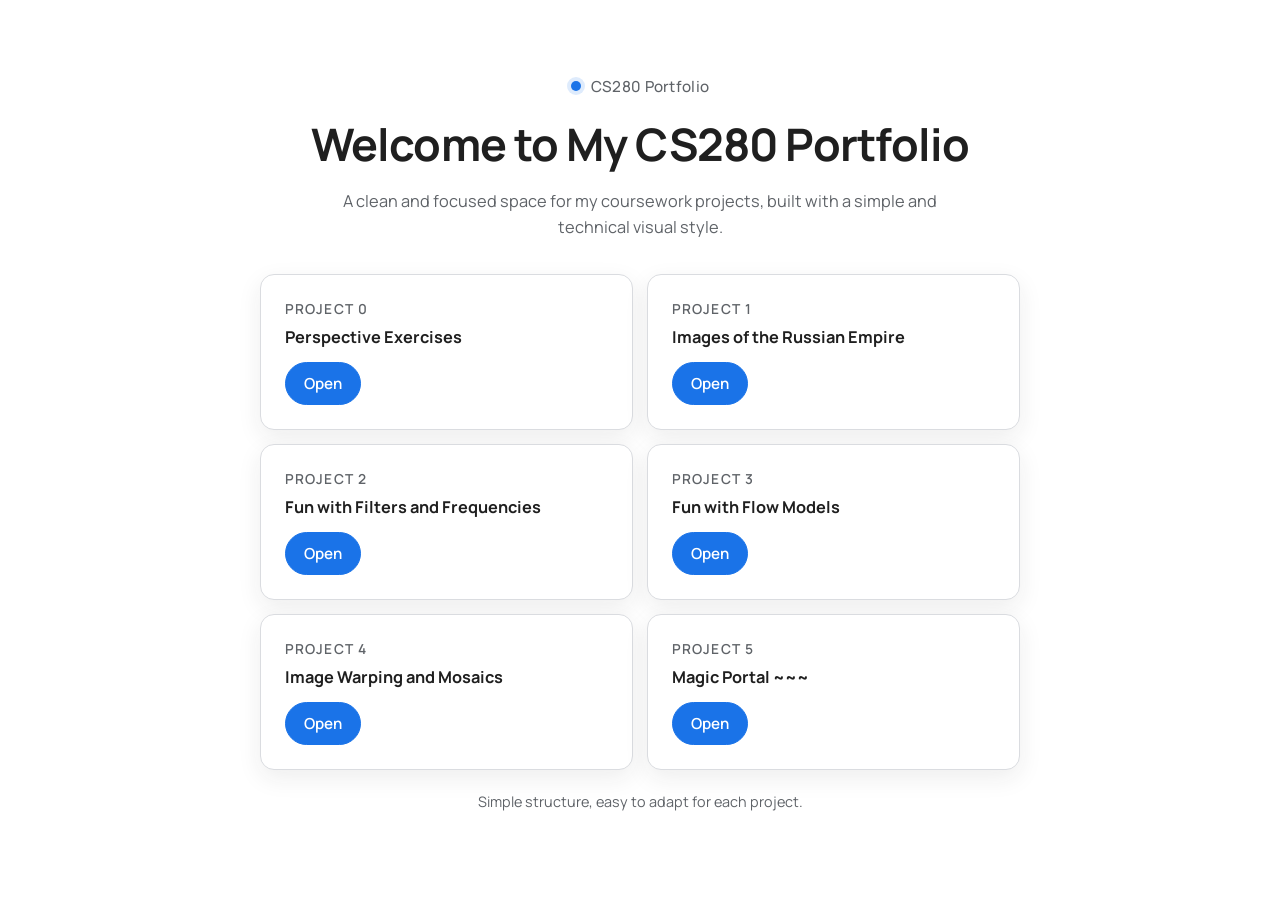
<file: index.html>
<!DOCTYPE html>
<html lang="en">
<head>
    <meta charset="UTF-8" />
    <meta name="viewport" content="width=device-width, initial-scale=1.0" />
    <title>My Portfolio</title>
    <style>
        @import url("https://fonts.googleapis.com/css2?family=Manrope:wght@400;500;700&display=swap");

        :root {
            --bg: #ffffff;
            --text: #1f1f1f;
            --muted: #5f6368;
            --border: #dadce0;
            --primary: #1a73e8;
            --surface: #ffffff;
            --shadow: 0 8px 24px rgba(32, 33, 36, 0.08);
        }

        * {
            box-sizing: border-box;
        }

        body {
            margin: 0;
            min-height: 100vh;
            display: grid;
            place-items: center;
            padding: 24px;
            background: var(--bg);
            color: var(--text);
            font-family: "Manrope", "Segoe UI", sans-serif;
        }

        .main {
            width: 100%;
            max-width: 760px;
            text-align: center;
        }

        .brand {
            display: inline-flex;
            align-items: center;
            gap: 10px;
            margin-bottom: 16px;
            color: var(--muted);
            font-size: 0.95rem;
            font-weight: 500;
            letter-spacing: 0.02em;
        }

        .dot {
            width: 10px;
            height: 10px;
            border-radius: 50%;
            background: var(--primary);
            box-shadow: 0 0 0 4px rgba(26, 115, 232, 0.14);
        }

        h1 {
            margin: 0;
            font-size: clamp(1.8rem, 3.8vw, 2.8rem);
            font-weight: 700;
            letter-spacing: -0.02em;
        }

        .subtitle {
            margin: 14px auto 34px;
            max-width: 640px;
            color: var(--muted);
            font-size: 1.02rem;
            line-height: 1.6;
        }

        .project-card {
            border: 1px solid var(--border);
            border-radius: 14px;
            background: var(--surface);
            box-shadow: var(--shadow);
            padding: 24px;
            text-align: left;
            transition: border-color 160ms ease, transform 160ms ease;
        }

        .project-list {
            display: grid;
            grid-template-columns: repeat(2, minmax(0, 1fr));
            gap: 14px;
            padding: 0;
            margin: 0;
            list-style: none;
        }

        .project-card:hover {
            border-color: #c1c7d0;
            transform: translateY(-2px);
        }

        .project-label {
            margin: 0 0 8px;
            color: var(--muted);
            font-size: 0.86rem;
            font-weight: 600;
            letter-spacing: 0.08em;
            text-transform: uppercase;
        }

        .project-title {
            margin: 0 0 14px;
            font-size: 1.02rem;
            font-weight: 700;
        }

        .project-link {
            display: inline-block;
            text-decoration: none;
            color: #ffffff;
            background: var(--primary);
            border: 1px solid var(--primary);
            border-radius: 999px;
            padding: 10px 18px;
            font-weight: 600;
            font-size: 0.95rem;
            transition: background-color 140ms ease;
        }

        .project-link:hover {
            background: #1765c8;
        }

        .footer {
            margin-top: 22px;
            color: var(--muted);
            font-size: 0.9rem;
        }

        @media (max-width: 560px) {
            .project-list {
                grid-template-columns: 1fr;
            }

            .project-card {
                padding: 20px;
            }
        }
    </style>
</head>
<body>
    <main class="main">
        <div class="brand">
            <span class="dot" aria-hidden="true"></span>
            <span>CS280 Portfolio</span>
        </div>
        <h1>Welcome to My CS280 Portfolio</h1>
        <p class="subtitle">
            A clean and focused space for my coursework projects, built with a simple
            and technical visual style.
        </p>

        <section aria-label="Projects">
            <ul class="project-list">
                <li class="project-card">
                    <p class="project-label">Project 0</p>
                    <h2 class="project-title">Perspective Exercises</h2>
                    <a class="project-link" href="./0/index.html">Open</a>
                </li>
                <li class="project-card">
                    <p class="project-label">Project 1</p>
                    <h2 class="project-title">Images of the Russian Empire</h2>
                    <a class="project-link" href="./1/index.html">Open</a>
                </li>
                <li class="project-card">
                    <p class="project-label">Project 2</p>
                    <h2 class="project-title">Fun with Filters and Frequencies</h2>
                    <a class="project-link" href="./2/index.html">Open</a>
                </li>
                <li class="project-card">
                    <p class="project-label">Project 3</p>
                    <h2 class="project-title">Fun with Flow Models</h2>
                    <a class="project-link" href="./3/index.html">Open</a>
                </li>
                <li class="project-card">
                    <p class="project-label">Project 4</p>
                    <h2 class="project-title">Image Warping and Mosaics</h2>
                    <a class="project-link" href="./4/index.html">Open</a>
                </li>
                <li class="project-card">
                    <p class="project-label">Project 5</p>
                    <h2 class="project-title">Magic Portal ~~~</h2>
                    <a class="project-link" href="./5/index.html">Open</a>
                </li>
            </ul>
        </section>

        <p class="footer">Simple structure, easy to adapt for each project.</p>
    </main>
</body>
</html>
</file>
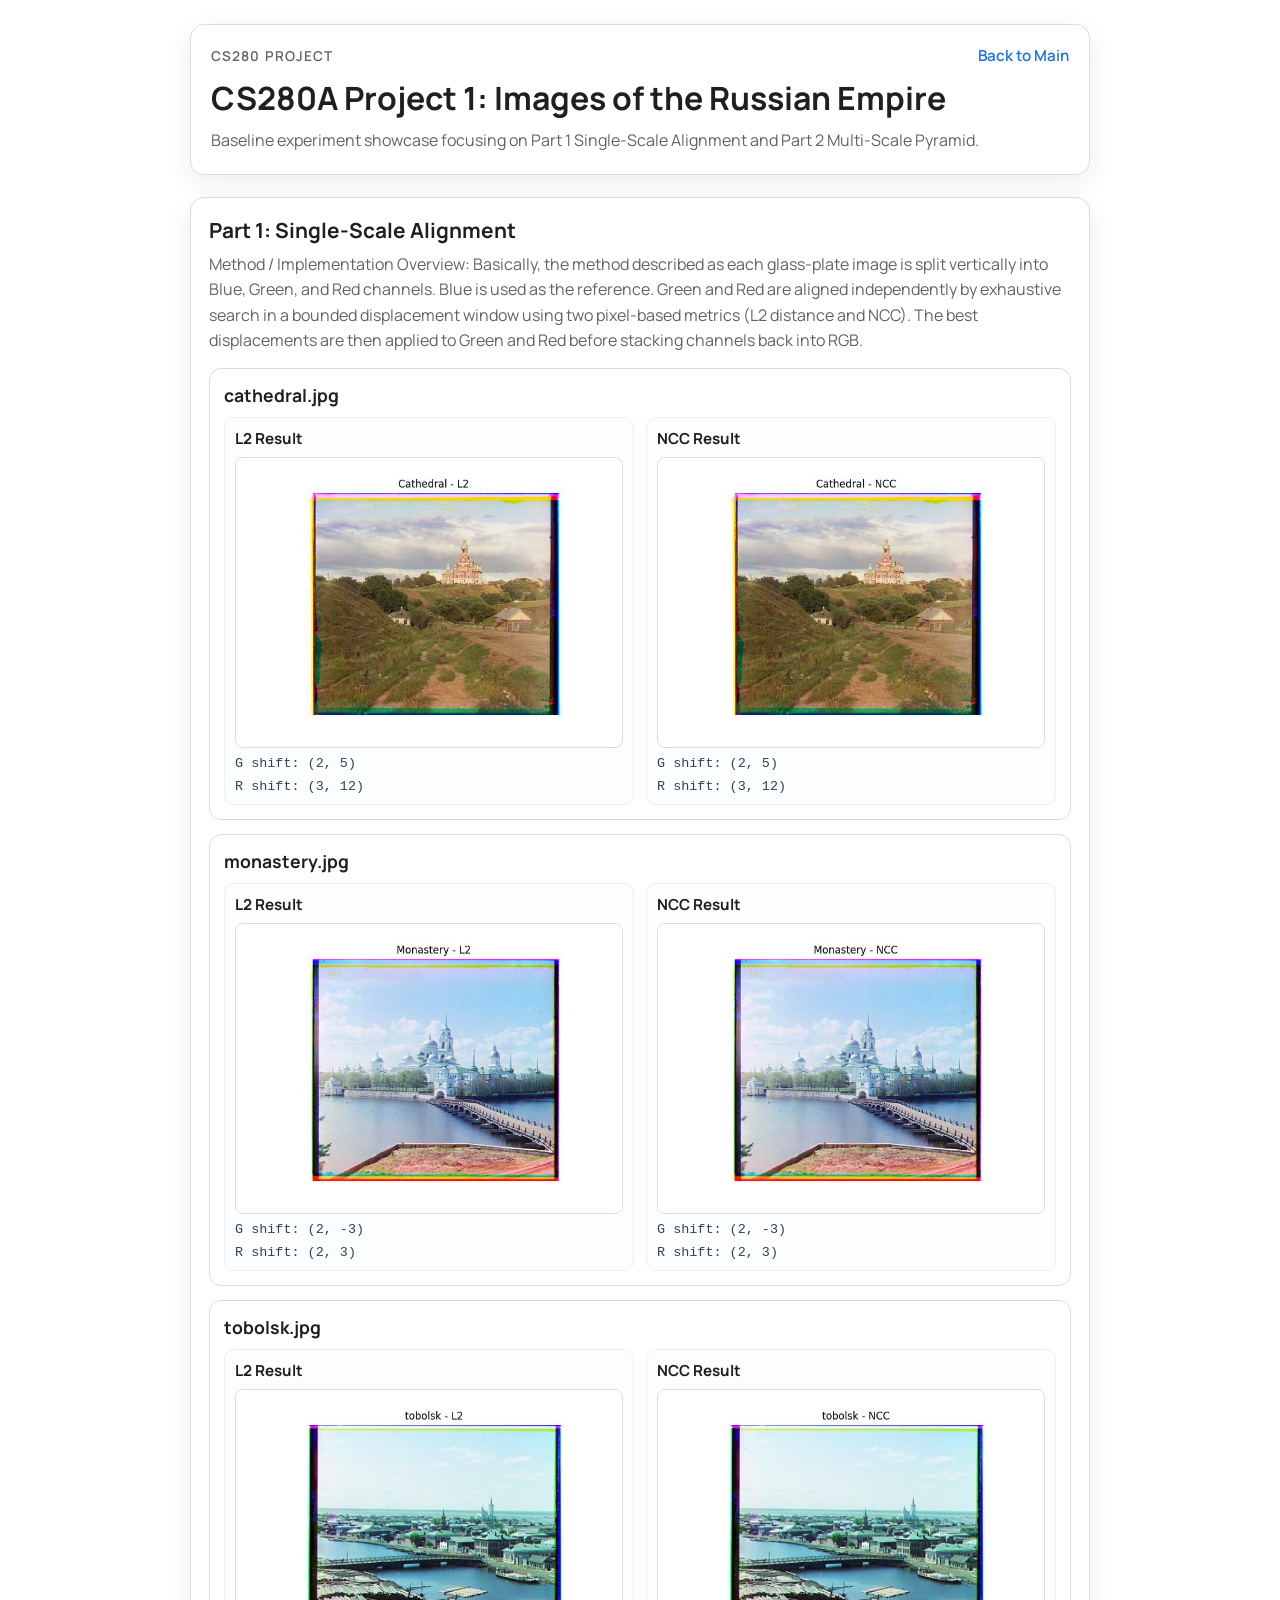
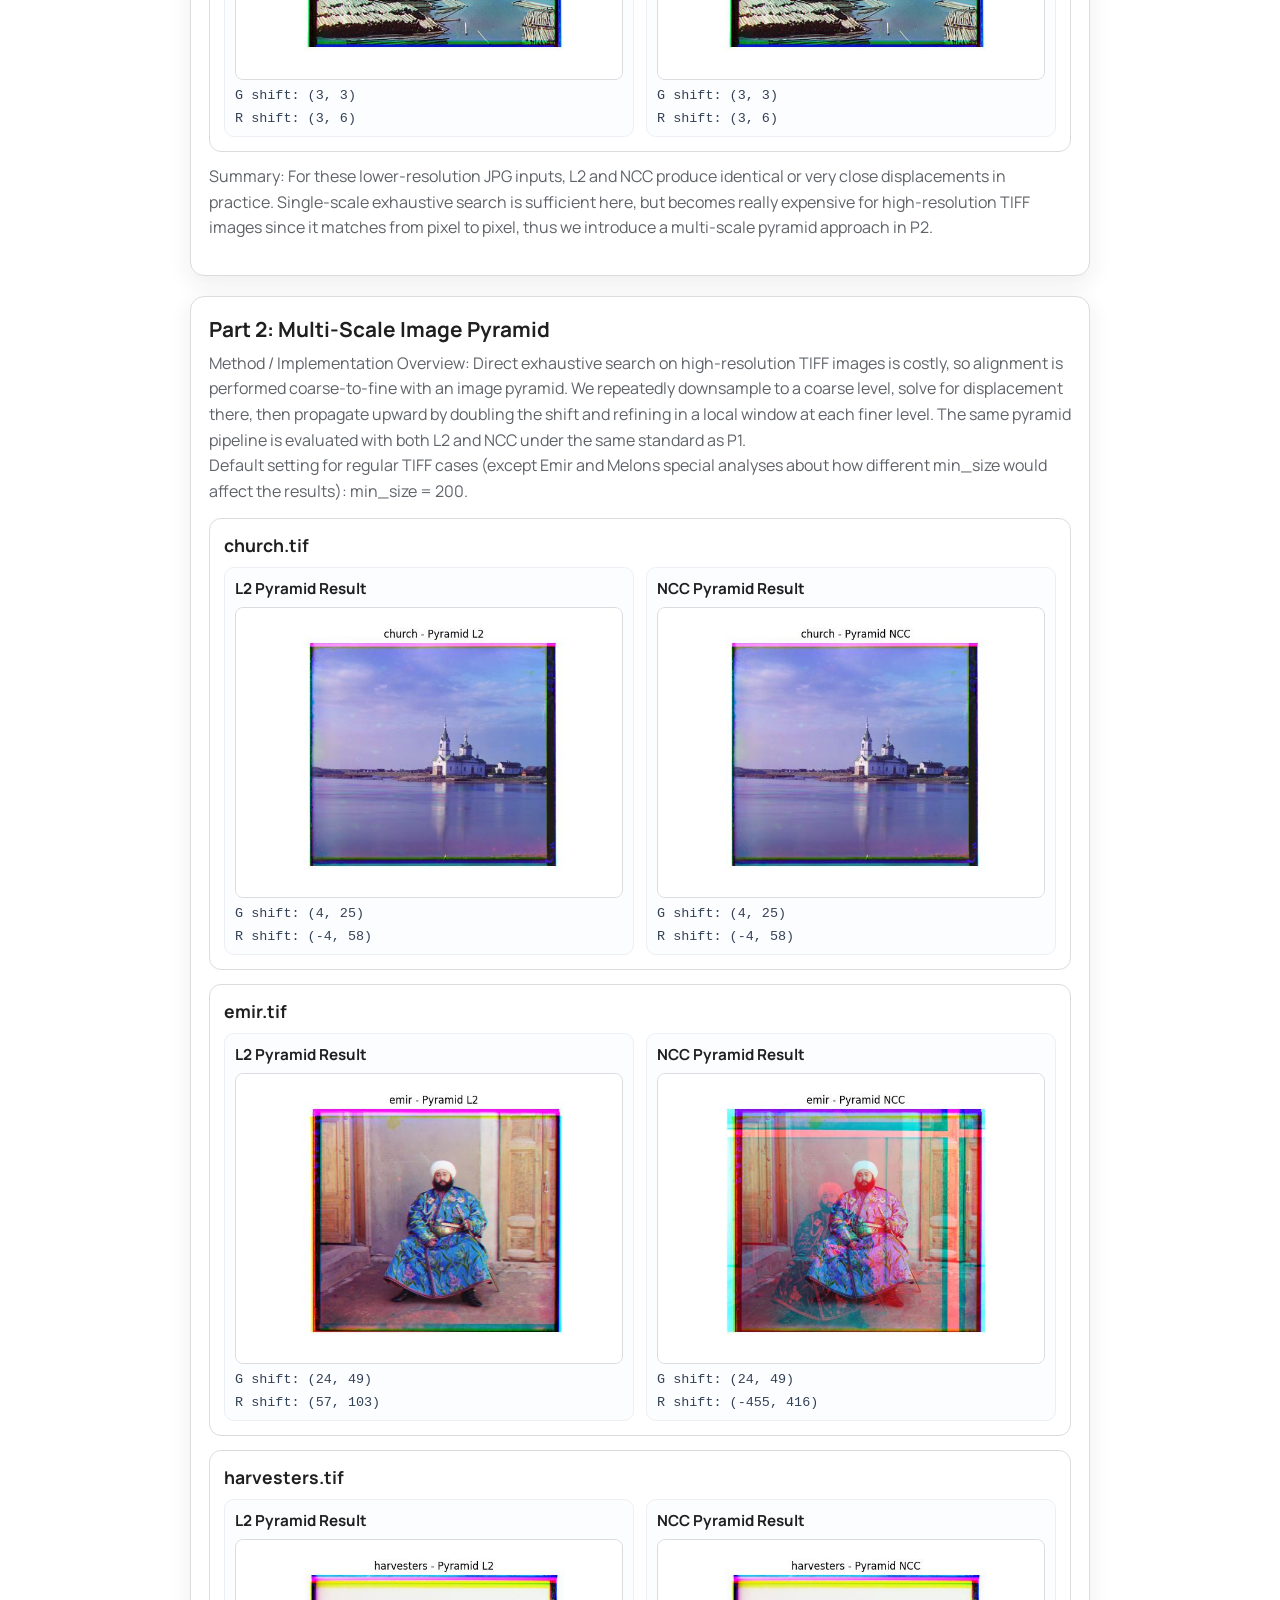
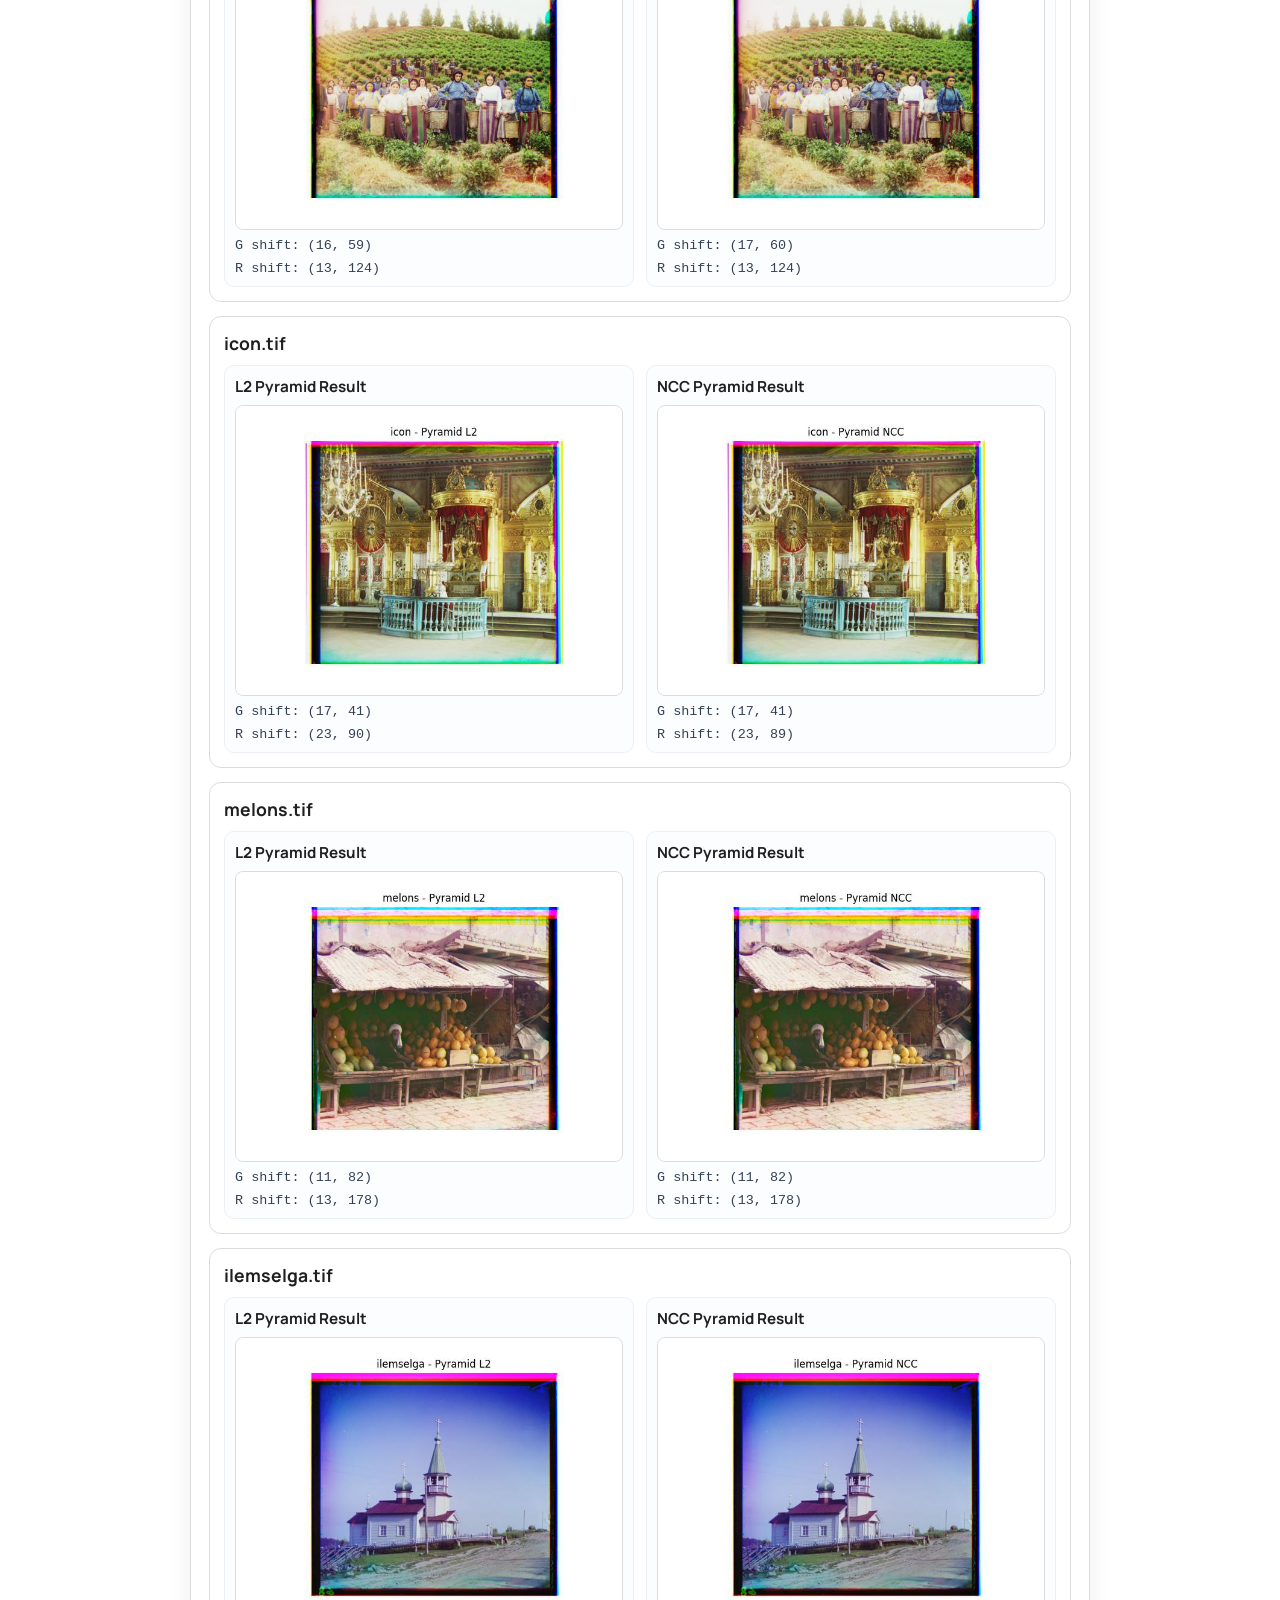
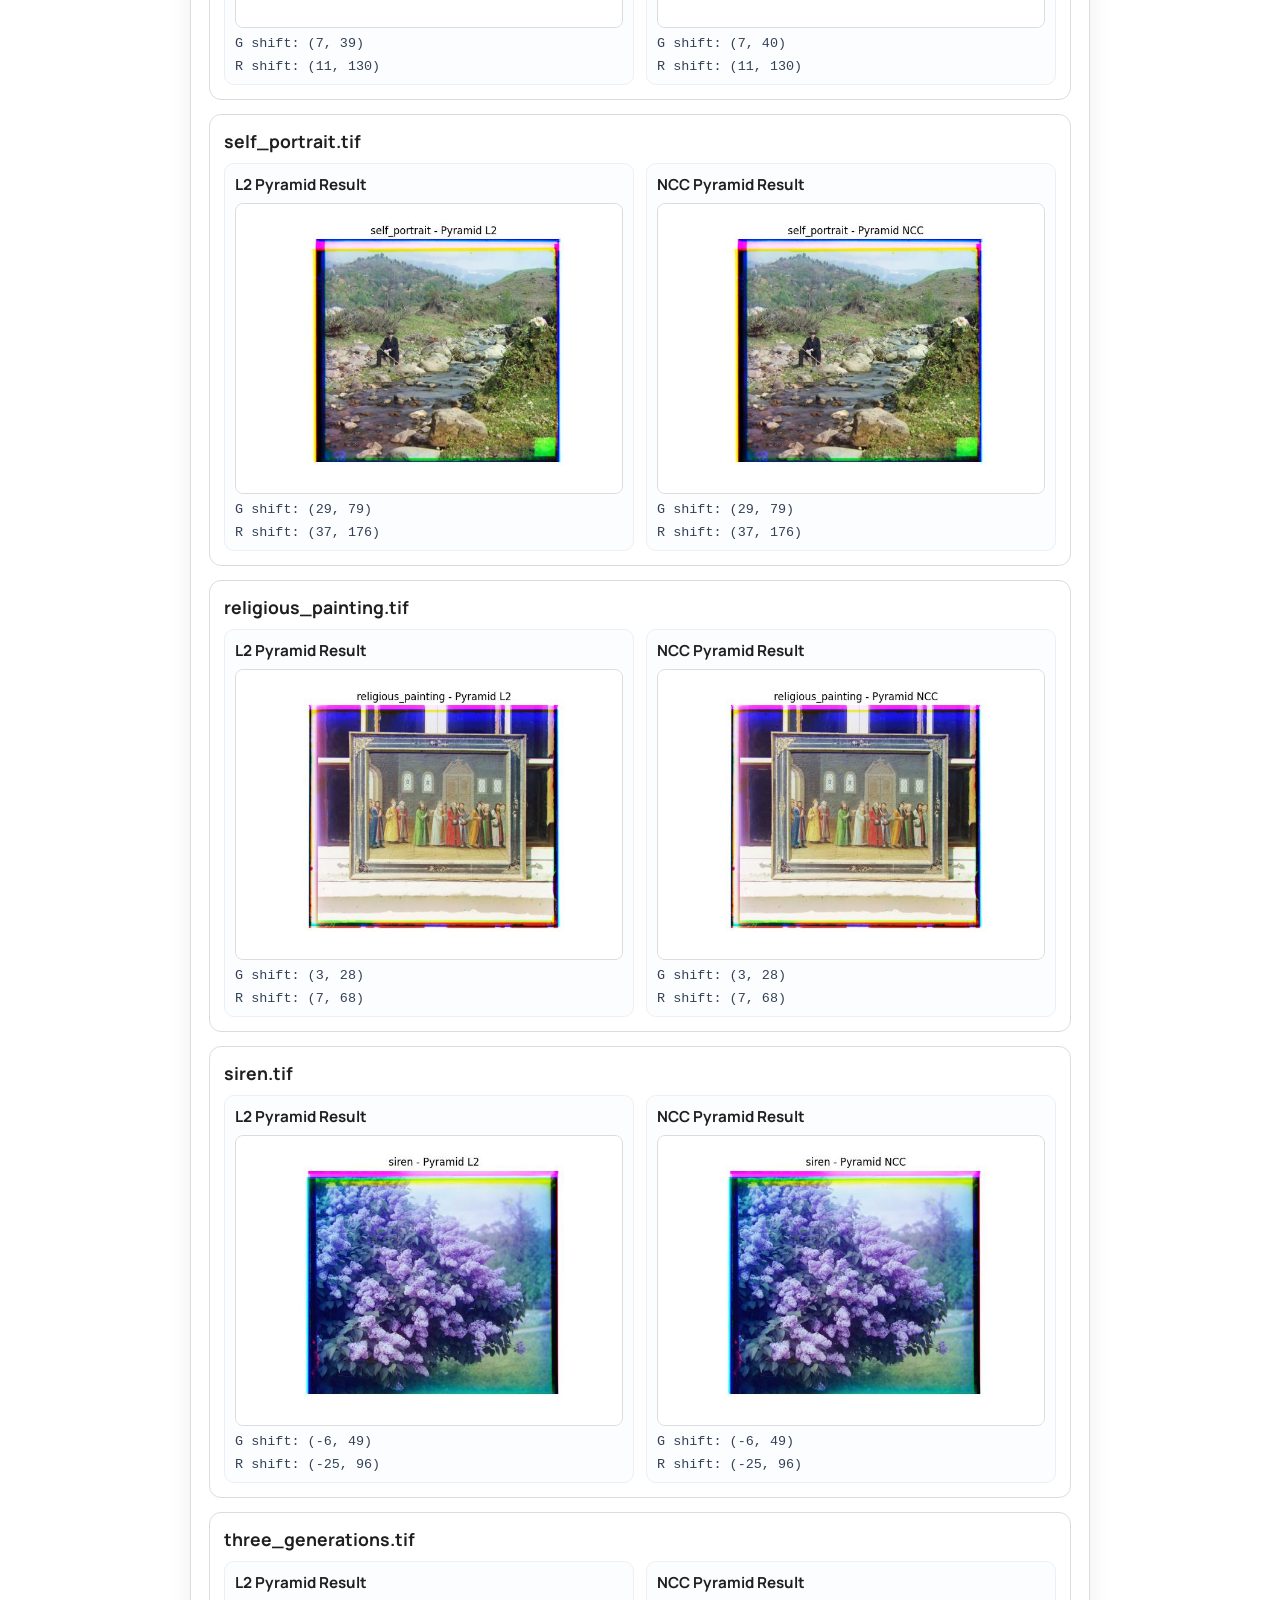
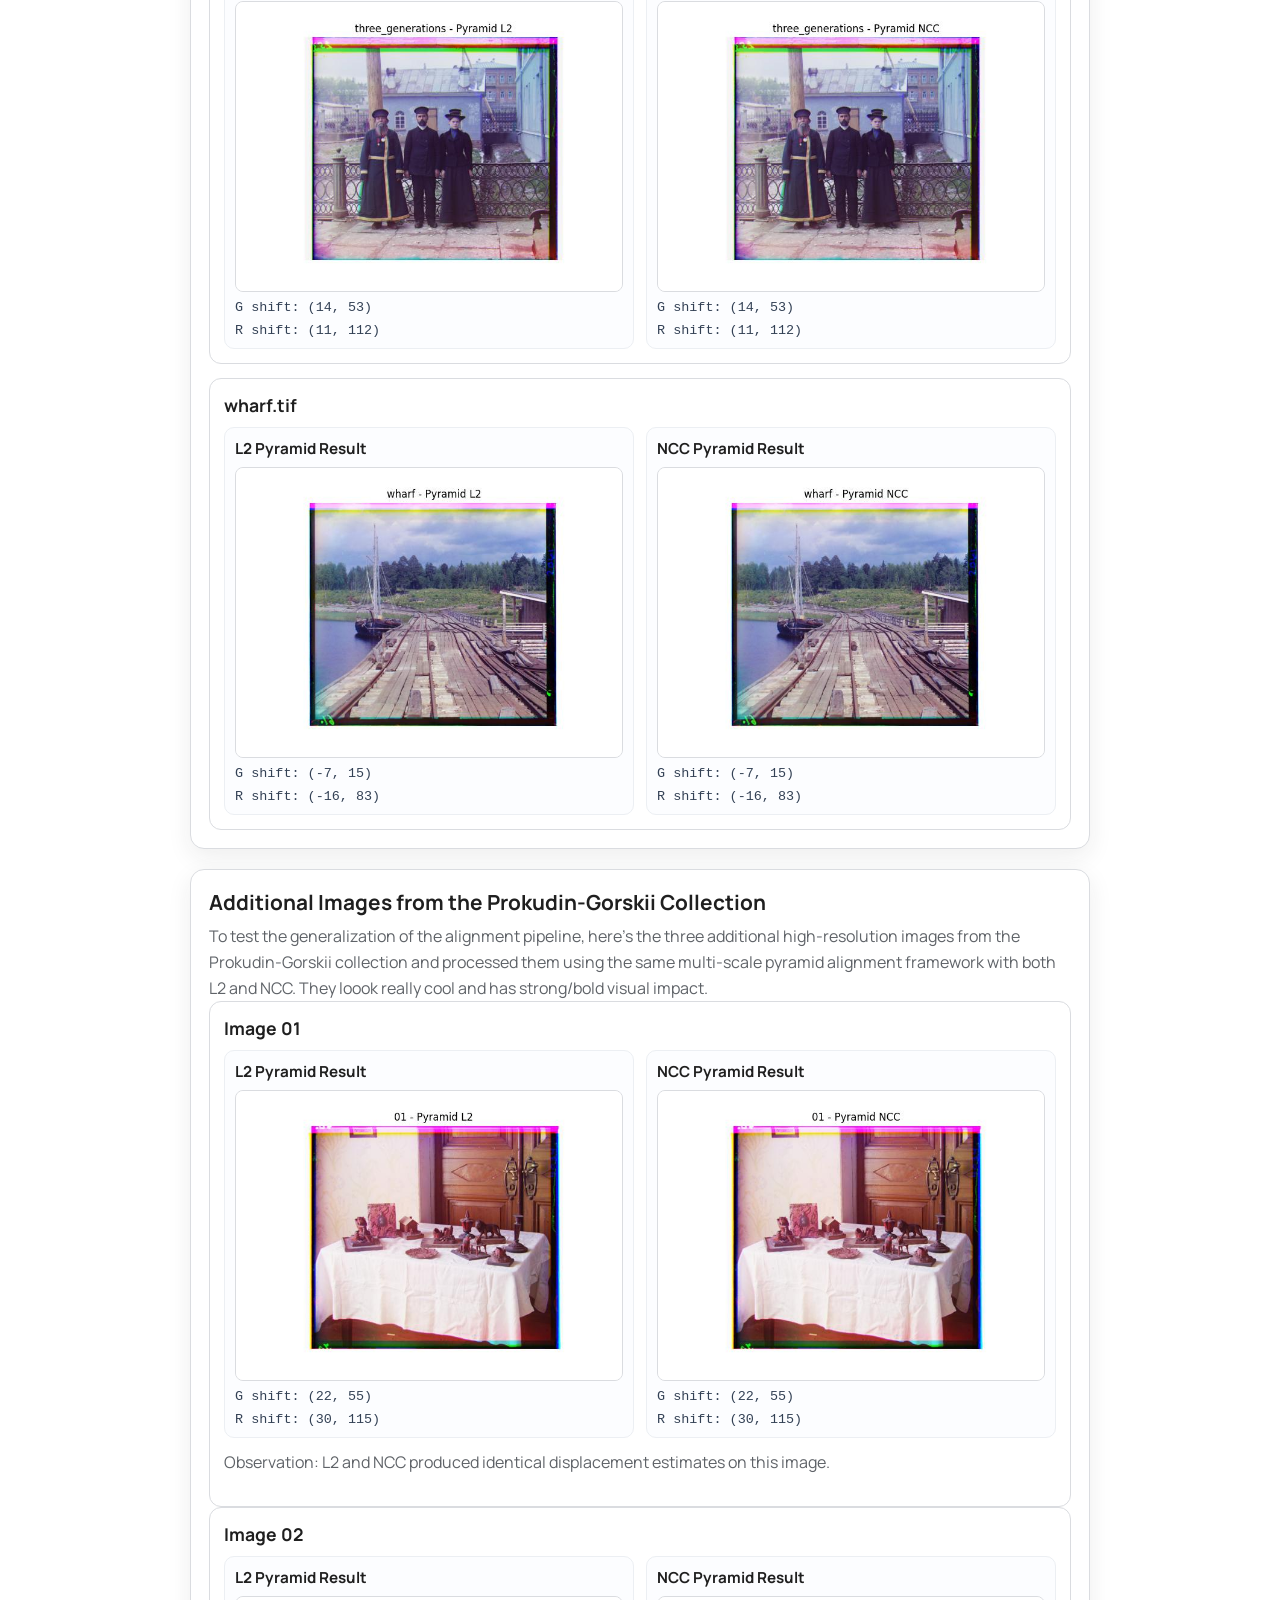
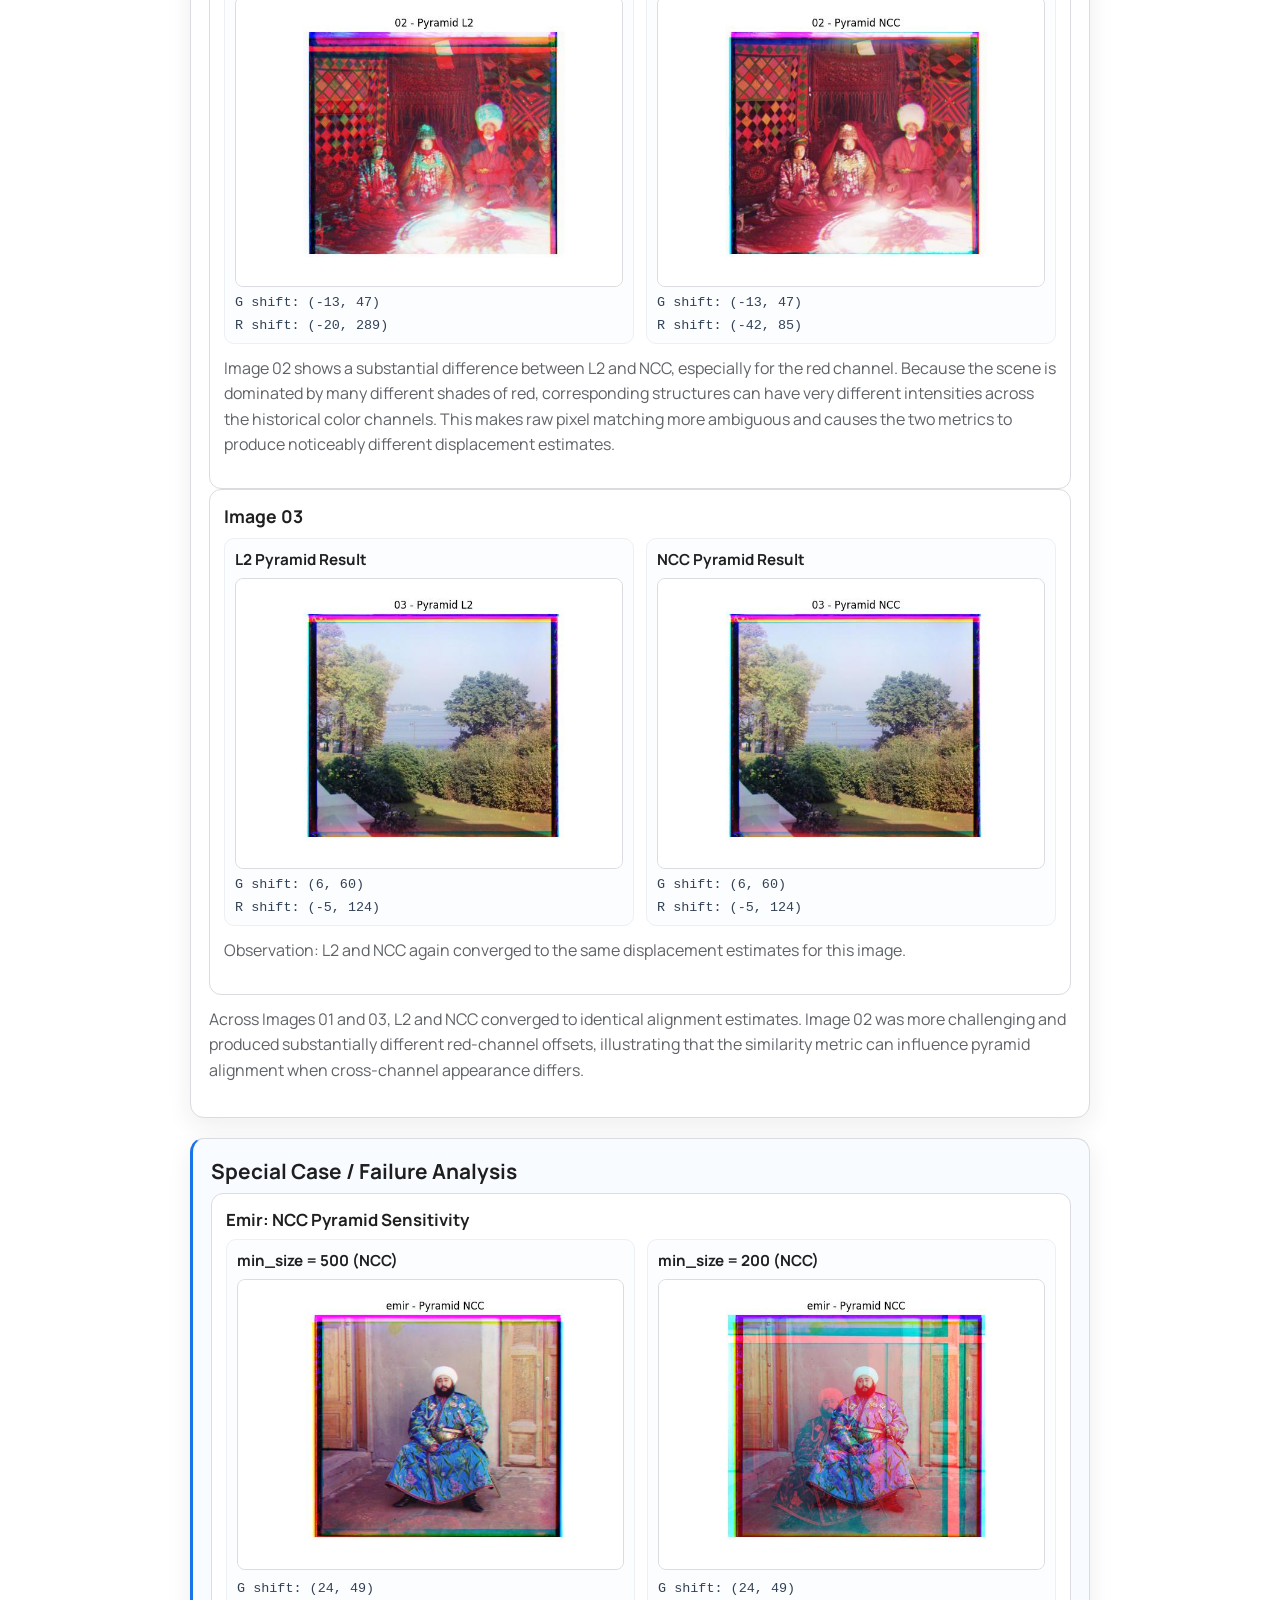
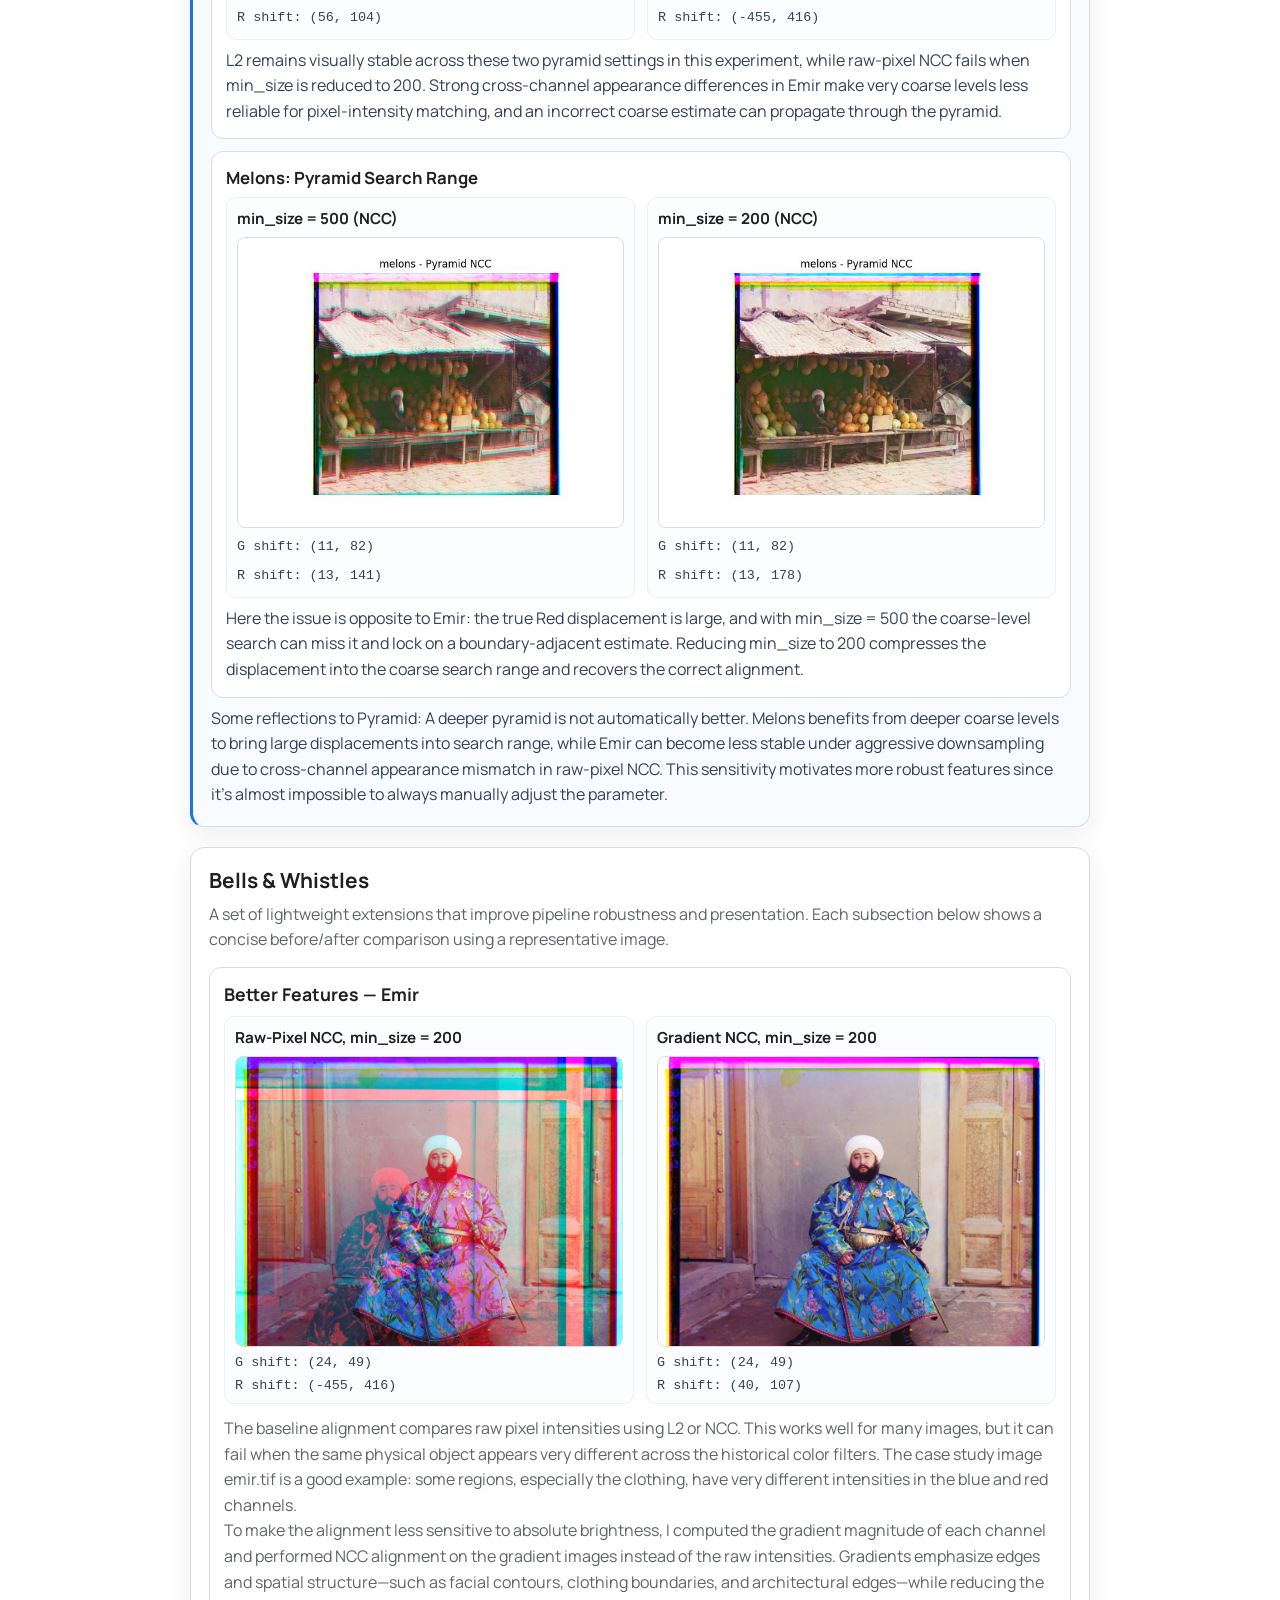
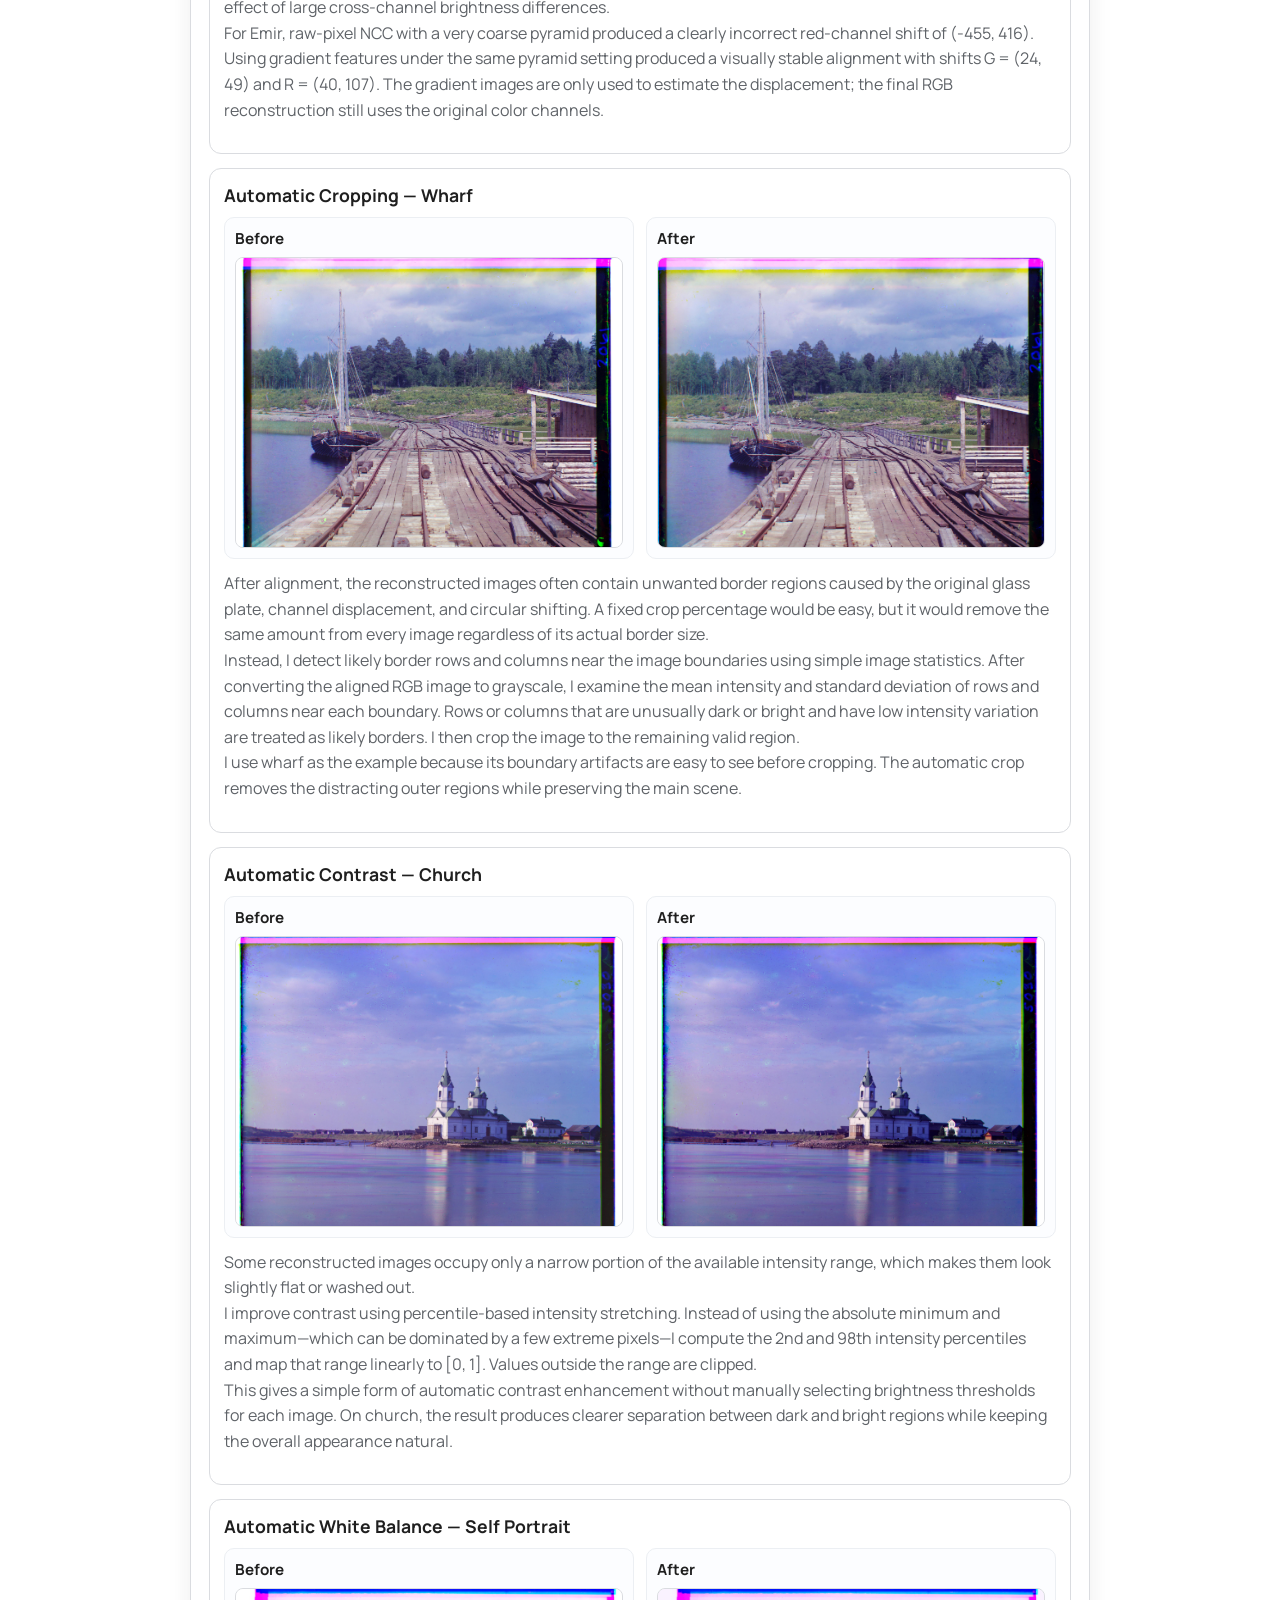
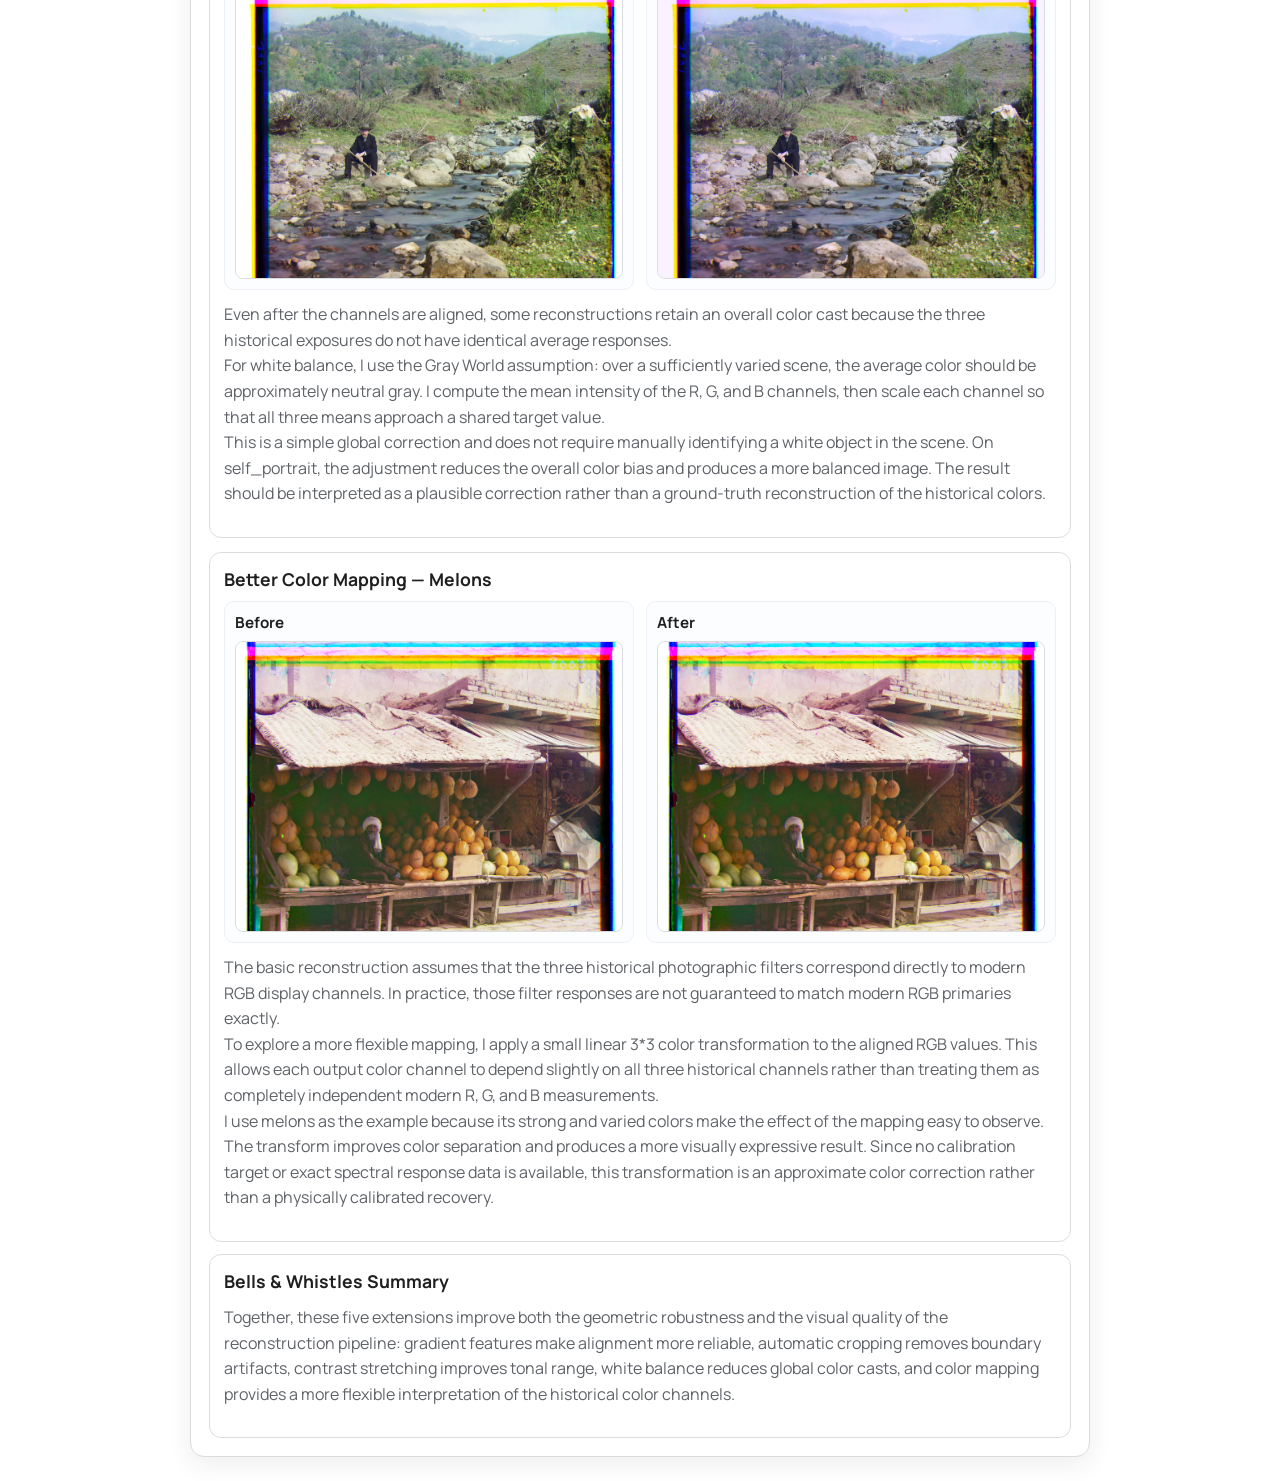
<file: 1/index.html>
<!DOCTYPE html>
<html lang="en">
<head>
    <meta charset="UTF-8" />
    <meta name="viewport" content="width=device-width, initial-scale=1.0" />
    <title>CS280A Project 1</title>
    <link rel="stylesheet" href="../styles/project.css" />
    <style>
        .report {
            display: grid;
            gap: 20px;
        }

        .section-card {
            border: 1px solid var(--border);
            border-radius: 14px;
            background: var(--surface);
            box-shadow: var(--shadow);
            padding: 18px;
        }

        .section-card h2 {
            margin: 0 0 8px;
            font-size: 1.3rem;
        }

        .section-note {
            margin: 0;
            color: var(--muted);
            line-height: 1.6;
        }

        .cards {
            display: grid;
            gap: 14px;
            margin-top: 14px;
        }

        .result-card {
            border: 1px solid var(--border);
            border-radius: 12px;
            padding: 14px;
            background: #fff;
        }

        .result-card h3 {
            margin: 0 0 10px;
            font-size: 1.1rem;
            font-weight: 700;
        }

        .pair-grid {
            display: grid;
            grid-template-columns: repeat(2, minmax(0, 1fr));
            gap: 12px;
            align-items: start;
        }

        .pair-col {
            border: 1px solid #eceff3;
            border-radius: 10px;
            padding: 10px;
            background: #fcfdff;
        }

        .pair-col h4 {
            margin: 0 0 8px;
            font-size: 0.95rem;
            font-weight: 700;
        }

        .img-shell {
            width: 100%;
            aspect-ratio: 4 / 3;
            border: 1px solid var(--border);
            border-radius: 8px;
            background: #f7f8fa;
            display: grid;
            place-items: center;
            overflow: hidden;
        }

        .img-shell img {
            width: 100%;
            height: 100%;
            object-fit: contain;
            border: 0;
            border-radius: 0;
        }

        .missing {
            padding: 10px;
            text-align: center;
            color: var(--muted);
            font-size: 0.9rem;
            line-height: 1.4;
        }

        .shift {
            margin: 8px 0 0;
            font-family: ui-monospace, SFMono-Regular, Menlo, Monaco, Consolas, "Liberation Mono", "Courier New", monospace;
            font-size: 0.84rem;
            color: #334155;
        }

        .summary {
            margin-top: 12px;
            color: var(--muted);
            line-height: 1.6;
        }

        .special {
            border-left: 3px solid #1a73e8;
            background: #f8fbff;
        }

        .special h3 {
            margin: 0 0 8px;
            font-size: 1.05rem;
        }

        .special p {
            margin: 8px 0 0;
            line-height: 1.6;
            color: #334155;
        }

        @media (max-width: 860px) {
            .pair-grid {
                grid-template-columns: 1fr;
            }
        }
    </style>
</head>
<body>
    <main class="container">
        <header class="header">
            <div class="topline">
                <p class="badge">CS280 Project</p>
                <a class="home-link" href="../index.html">Back to Main</a>
            </div>
            <h1>CS280A Project 1: Images of the Russian Empire</h1>
            <p class="desc">Baseline experiment showcase focusing on Part 1 Single-Scale Alignment and Part 2 Multi-Scale Pyramid.</p>
        </header>

        <section class="report">
            <article class="section-card">
                <h2>Part 1: Single-Scale Alignment</h2>
                <p class="section-note">Method / Implementation Overview: Basically, the method described as each glass-plate image is split vertically into Blue, Green, and Red channels. Blue is used as the reference. Green and Red are aligned independently by exhaustive search in a bounded displacement window using two pixel-based metrics (L2 distance and NCC). The best displacements are then applied to Green and Red before stacking channels back into RGB.</p>
                <div id="part1-cards" class="cards"></div>
                <p class="summary">Summary: For these lower-resolution JPG inputs, L2 and NCC produce identical or very close displacements in practice. Single-scale exhaustive search is sufficient here, but becomes really expensive for high-resolution TIFF images since it matches from pixel to pixel, thus we introduce a multi-scale pyramid approach in P2.</p>
            </article>

            <article class="section-card">
                <h2>Part 2: Multi-Scale Image Pyramid</h2>
                <p class="section-note">Method / Implementation Overview: Direct exhaustive search on high-resolution TIFF images is costly, so alignment is performed coarse-to-fine with an image pyramid. We repeatedly downsample to a coarse level, solve for displacement there, then propagate upward by doubling the shift and refining in a local window at each finer level. The same pyramid pipeline is evaluated with both L2 and NCC under the same standard as P1.</p>
                <p class="section-note">Default setting for regular TIFF cases (except Emir and Melons special analyses about how different min_size would affect the results): min_size = 200.</p>
                <div id="part2-cards" class="cards"></div>
            </article>

            <article class="section-card">
                <h2>Additional Images from the Prokudin-Gorskii Collection</h2>
                <p class="section-note">To test the generalization of the alignment pipeline, here's the three additional high-resolution images from the Prokudin-Gorskii collection and processed them using the same multi-scale pyramid alignment framework with both L2 and NCC. They loook really cool and has strong/bold visual impact.</p>

                <div class="result-card">
                    <h3>Image 01</h3>
                    <div class="pair-grid">
                        <div class="pair-col">
                            <h4>L2 Pyramid Result</h4>
                            <div class="img-shell">
                                <img src="./output/l2_01.jpg" alt="Image 01 L2 result" />
                            </div>
                            <p class="shift">G shift: (22, 55)</p>
                            <p class="shift">R shift: (30, 115)</p>
                        </div>
                        <div class="pair-col">
                            <h4>NCC Pyramid Result</h4>
                            <div class="img-shell">
                                <img src="./output/ncc_01.jpg" alt="Image 01 NCC result" />
                            </div>
                            <p class="shift">G shift: (22, 55)</p>
                            <p class="shift">R shift: (30, 115)</p>
                        </div>
                    </div>
                    <p class="summary">Observation: L2 and NCC produced identical displacement estimates on this image.</p>
                </div>

                <div class="result-card">
                    <h3>Image 02</h3>
                    <div class="pair-grid">
                        <div class="pair-col">
                            <h4>L2 Pyramid Result</h4>
                            <div class="img-shell">
                                <img src="./output/l2_02.jpg" alt="Image 02 L2 result" />
                            </div>
                            <p class="shift">G shift: (-13, 47)</p>
                            <p class="shift">R shift: (-20, 289)</p>
                        </div>
                        <div class="pair-col">
                            <h4>NCC Pyramid Result</h4>
                            <div class="img-shell">
                                <img src="./output/ncc_02.jpg" alt="Image 02 NCC result" />
                            </div>
                            <p class="shift">G shift: (-13, 47)</p>
                            <p class="shift">R shift: (-42, 85)</p>
                        </div>
                    </div>
                    <p class="summary">Image 02 shows a substantial difference between L2 and NCC, especially for the red channel. Because the scene is dominated by many different shades of red, corresponding structures can have very different intensities across the historical color channels. This makes raw pixel matching more ambiguous and causes the two metrics to produce noticeably different displacement estimates.</p>
                </div>

                <div class="result-card">
                    <h3>Image 03</h3>
                    <div class="pair-grid">
                        <div class="pair-col">
                            <h4>L2 Pyramid Result</h4>
                            <div class="img-shell">
                                <img src="./output/l2_03.jpg" alt="Image 03 L2 result" />
                            </div>
                            <p class="shift">G shift: (6, 60)</p>
                            <p class="shift">R shift: (-5, 124)</p>
                        </div>
                        <div class="pair-col">
                            <h4>NCC Pyramid Result</h4>
                            <div class="img-shell">
                                <img src="./output/ncc_03.jpg" alt="Image 03 NCC result" />
                            </div>
                            <p class="shift">G shift: (6, 60)</p>
                            <p class="shift">R shift: (-5, 124)</p>
                        </div>
                    </div>
                    <p class="summary">Observation: L2 and NCC again converged to the same displacement estimates for this image.</p>
                </div>

                <p class="summary">Across Images 01 and 03, L2 and NCC converged to identical alignment estimates. Image 02 was more challenging and produced substantially different red-channel offsets, illustrating that the similarity metric can influence pyramid alignment when cross-channel appearance differs.</p>
            </article>

            <article class="section-card special">
                <h2>Special Case / Failure Analysis</h2>

                <div class="result-card">
                    <h3>Emir: NCC Pyramid Sensitivity</h3>
                    <div class="pair-grid">
                        <div class="pair-col">
                            <h4>min_size = 500 (NCC)</h4>
                            <div class="img-shell" data-image="output/ncc_pyramid_emir_500.jpg"></div>
                            <p class="shift" data-shift="emir_500.tif|ncc|g">G shift: loading...</p>
                            <p class="shift" data-shift="emir_500.tif|ncc|r">R shift: loading...</p>
                        </div>
                        <div class="pair-col">
                            <h4>min_size = 200 (NCC)</h4>
                            <div class="img-shell" data-image="output/ncc_pyramid_emir_200.jpg"></div>
                            <p class="shift" data-shift="emir_200.tif|ncc|g">G shift: loading...</p>
                            <p class="shift" data-shift="emir_200.tif|ncc|r">R shift: loading...</p>
                        </div>
                    </div>
                    <p class="summary">L2 remains visually stable across these two pyramid settings in this experiment, while raw-pixel NCC fails when min_size is reduced to 200. Strong cross-channel appearance differences in Emir make very coarse levels less reliable for pixel-intensity matching, and an incorrect coarse estimate can propagate through the pyramid.</p>
                </div>

                <div class="result-card" style="margin-top:12px;">
                    <h3>Melons: Pyramid Search Range</h3>
                    <div class="pair-grid">
                        <div class="pair-col">
                            <h4>min_size = 500 (NCC)</h4>
                            <div class="img-shell" data-image="output/ncc_pyramid_melons_500.jpg"></div>
                            <p class="shift" data-shift="melons_500.tif|ncc|g">G shift: loading...</p>
                            <p class="shift" data-shift="melons_500.tif|ncc|r">R shift: loading...</p>
                        </div>
                        <div class="pair-col">
                            <h4>min_size = 200 (NCC)</h4>
                            <div class="img-shell" data-image="output/ncc_pyramid_melons_200.jpg"></div>
                            <p class="shift" data-shift="melons_200.tif|ncc|g">G shift: loading...</p>
                            <p class="shift" data-shift="melons_200.tif|ncc|r">R shift: loading...</p>
                        </div>
                    </div>
                    <p class="summary">Here the issue is opposite to Emir: the true Red displacement is large, and with min_size = 500 the coarse-level search can miss it and lock on a boundary-adjacent estimate. Reducing min_size to 200 compresses the displacement into the coarse search range and recovers the correct alignment.</p>
                </div>

                <p class="summary">Some reflections to Pyramid: A deeper pyramid is not automatically better. Melons benefits from deeper coarse levels to bring large displacements into search range, while Emir can become less stable under aggressive downsampling due to cross-channel appearance mismatch in raw-pixel NCC. This sensitivity motivates more robust features since it's almost impossible to always manually adjust the parameter.</p>
            </article>

            <article class="section-card">
                <h2>Bells &amp; Whistles</h2>
                <p class="section-note">A set of lightweight extensions that improve pipeline robustness and presentation. Each subsection below shows a concise before/after comparison using a representative image.</p>

                <div class="cards">
                    <div class="result-card">
                        <h3>Better Features — Emir</h3>
                        <div class="pair-grid">
                            <div class="pair-col">
                                <h4>Raw-Pixel NCC, min_size = 200</h4>
                                <div class="img-shell" data-image="output/emir_aligned_raw.jpg"></div>
                                <p class="shift">G shift: (24, 49)</p>
                                <p class="shift">R shift: (-455, 416)</p>
                            </div>
                            <div class="pair-col">
                                <h4>Gradient NCC, min_size = 200</h4>
                                <div class="img-shell" data-image="output/emir_gradient_ncc.jpg"></div>
                                <p class="shift">G shift: (24, 49)</p>
                                <p class="shift">R shift: (40, 107)</p>
                            </div>
                        </div>
                        <p class="summary">The baseline alignment compares raw pixel intensities using L2 or NCC. This works well for many images, but it can fail when the same physical object appears very different across the historical color filters. The case study image emir.tif is a good example: some regions, especially the clothing, have very different intensities in the blue and red channels.
                            <br>To make the alignment less sensitive to absolute brightness, I computed the gradient magnitude of each channel and performed NCC alignment on the gradient images instead of the raw intensities. Gradients emphasize edges and spatial structure—such as facial contours, clothing boundaries, and architectural edges—while reducing the effect of large cross-channel brightness differences.
                            <br>For Emir, raw-pixel NCC with a very coarse pyramid produced a clearly incorrect red-channel shift of (-455, 416). Using gradient features under the same pyramid setting produced a visually stable alignment with shifts G = (24, 49) and R = (40, 107). The gradient images are only used to estimate the displacement; the final RGB reconstruction still uses the original color channels.
                        </p>
                    </div>

                    <div class="result-card">
                        <h3>Automatic Cropping — Wharf</h3>
                        <div class="pair-grid">
                            <div class="pair-col">
                                <h4>Before</h4>
                                <div class="img-shell"><img src="./output/wharf_aligned_raw.jpg" alt="Wharf before"/></div>
                            </div>
                            <div class="pair-col">
                                <h4>After</h4>
                                <div class="img-shell"><img src="./output/wharf_auto_crop.jpg" alt="Wharf after"/></div>
                            </div>
                        </div>
                        <p class="summary">After alignment, the reconstructed images often contain unwanted border regions caused by the original glass plate, channel displacement, and circular shifting. A fixed crop percentage would be easy, but it would remove the same amount from every image regardless of its actual border size.

                        <br>Instead, I detect likely border rows and columns near the image boundaries using simple image statistics. After converting the aligned RGB image to grayscale, I examine the mean intensity and standard deviation of rows and columns near each boundary. Rows or columns that are unusually dark or bright and have low intensity variation are treated as likely borders. I then crop the image to the remaining valid region.

                        <br>I use wharf as the example because its boundary artifacts are easy to see before cropping. The automatic crop removes the distracting outer regions while preserving the main scene.
                    </div>

                    <div class="result-card">
                        <h3>Automatic Contrast — Church</h3>
                        
                        <div class="pair-grid">
                            <div class="pair-col">
                                <h4>Before</h4>
                                <div class="img-shell"><img src="./output/church_aligned_raw.jpg" alt="Church before"/></div>
                            </div>
                            <div class="pair-col">
                                <h4>After</h4>
                                <div class="img-shell"><img src="./output/church_contrast.jpg" alt="Church after"/></div>
                            </div>
                        </div>
                        <p class="summary">Some reconstructed images occupy only a narrow portion of the available intensity range, which makes them look slightly flat or washed out.

                        <br>I improve contrast using percentile-based intensity stretching. Instead of using the absolute minimum and maximum—which can be dominated by a few extreme pixels—I compute the 2nd and 98th intensity percentiles and map that range linearly to [0, 1]. Values outside the range are clipped.

                        <br>This gives a simple form of automatic contrast enhancement without manually selecting brightness thresholds for each image. On church, the result produces clearer separation between dark and bright regions while keeping the overall appearance natural.
                        </p>
                    </div>  
                    <div class="result-card">
                        <h3>Automatic White Balance — Self Portrait</h3>
                       
                        <div class="pair-grid">
                            <div class="pair-col">
                                <h4>Before</h4>
                                <div class="img-shell"><img src="./output/self_portrait_aligned_raw.jpg" alt="Self before"/></div>
                            </div>
                            <div class="pair-col">
                                <h4>After</h4>
                                <div class="img-shell"><img src="./output/self_portrait_white_balance.jpg" alt="Self after"/></div>
                            </div>
                        </div>
                        <p class="summary">Even after the channels are aligned, some reconstructions retain an overall color cast because the three historical exposures do not have identical average responses.

                        <br>For white balance, I use the Gray World assumption: over a sufficiently varied scene, the average color should be approximately neutral gray. I compute the mean intensity of the R, G, and B channels, then scale each channel so that all three means approach a shared target value.

                        <br>This is a simple global correction and does not require manually identifying a white object in the scene. On self_portrait, the adjustment reduces the overall color bias and produces a more balanced image. The result should be interpreted as a plausible correction rather than a ground-truth reconstruction of the historical colors.</p>
                    </div>

                    <div class="result-card">
                        <h3>Better Color Mapping — Melons</h3>
                     
                        <div class="pair-grid">
                            <div class="pair-col">
                                <h4>Before</h4>
                                <div class="img-shell"><img src="./output/melons_aligned_raw.jpg" alt="Melons before"/></div>
                            </div>
                            <div class="pair-col">
                                <h4>After</h4>
                                <div class="img-shell"><img src="./output/melons_color_mapping.jpg" alt="Melons after"/></div>
                            </div>
                        </div>
                        <p class="summary">The basic reconstruction assumes that the three historical photographic filters correspond directly to modern RGB display channels. In practice, those filter responses are not guaranteed to match modern RGB primaries exactly.

                        <br>To explore a more flexible mapping, I apply a small linear 3*3 color transformation to the aligned RGB values. This allows each output color channel to depend slightly on all three historical channels rather than treating them as completely independent modern R, G, and B measurements.

                        <br>I use melons as the example because its strong and varied colors make the effect of the mapping easy to observe. The transform improves color separation and produces a more visually expressive result. Since no calibration target or exact spectral response data is available, this transformation is an approximate color correction rather than a physically calibrated recovery.</p>
                    </div>
                </div>

                <div class="result-card" style="margin-top:12px;">
                    <h3>Bells &amp; Whistles Summary</h3>
              
                    <p class="summary">Together, these five extensions improve both the geometric robustness and the visual quality of the reconstruction pipeline: gradient features make alignment more reliable, automatic cropping removes boundary artifacts, contrast stretching improves tonal range, white balance reduces global color casts, and color mapping provides a more flexible interpretation of the historical color channels.</p>
                </div>
            </article>
        </section>
    </main>

    <script id="shift-csv-inline" type="text/plain">
part,image,method,g_x,g_y,r_x,r_y
P1_single,tobolsk.jpg,l2,3,3,3,6
P1_single,tobolsk.jpg,ncc,3,3,3,6
P1_single,cathedral.jpg,l2,2,5,3,12
P1_single,cathedral.jpg,ncc,2,5,3,12
P1_single,monastery.jpg,l2,2,-3,2,3
P1_single,monastery.jpg,ncc,2,-3,2,3
P2_pyramid,church.tif,l2,4,25,-4,58
P2_pyramid,church.tif,ncc,4,25,-4,58
P2_pyramid,emir_500.tif,l2,24,49,57,103
P2_pyramid,emir_500.tif,ncc,24,49,56,104
P2_pyramid,harvesters.tif,l2,16,59,13,124
P2_pyramid,harvesters.tif,ncc,17,60,13,124
P2_pyramid,icon.tif,l2,17,41,23,90
P2_pyramid,icon.tif,ncc,17,41,23,89
P2_pyramid,melons_500.tif,l2,11,82,14,141
P2_pyramid,melons_500.tif,ncc,11,82,13,141
P2_pyramid,melons_200.tif,l2,11,82,13,178
P2_pyramid,melons_200.tif,ncc,11,82,13,178
P2_pyramid,ilemselga.tif,l2,7,39,11,130
P2_pyramid,ilemselga.tif,ncc,7,40,11,130
P2_pyramid,self_portrait.tif,l2,29,79,37,176
P2_pyramid,self_portrait.tif,ncc,29,79,37,176
P2_pyramid,religious_painting.tif,l2,3,28,7,68
P2_pyramid,religious_painting.tif,ncc,3,28,7,68
P2_pyramid,siren.tif,l2,-6,49,-25,96
P2_pyramid,siren.tif,ncc,-6,49,-25,96
P2_pyramid,three_generations.tif,l2,14,53,11,112
P2_pyramid,three_generations.tif,ncc,14,53,11,112
P2_pyramid,wharf.tif,l2,-7,15,-16,83
P2_pyramid,wharf.tif,ncc,-7,15,-16,83
P2_pyramid,emir_200.tif,l2,24,49,57,103
P2_pyramid,emir_200.tif,ncc,24,49,-455,416
    </script>

    <script>
        const part1Items = [
            { label: "cathedral.jpg", key: "cathedral.jpg", outputStem: "cathedral" },
            { label: "monastery.jpg", key: "monastery.jpg", outputStem: "monastery" },
            { label: "tobolsk.jpg", key: "tobolsk.jpg", outputStem: "tobolsk" }
        ];

        const part2Items = [
            { label: "church.tif", key: "church.tif", outputStem: "church" },
            { label: "emir.tif", key: "emir_200.tif", outputStem: "emir_200" },
            { label: "harvesters.tif", key: "harvesters.tif", outputStem: "harvesters" },
            { label: "icon.tif", key: "icon.tif", outputStem: "icon" },
            { label: "melons.tif", key: "melons_200.tif", outputStem: "melons_200" },
            { label: "ilemselga.tif", key: "ilemselga.tif", outputStem: "ilemselga" },
            { label: "self_portrait.tif", key: "self_portrait.tif", outputStem: "self_portrait" },
            { label: "religious_painting.tif", key: "religious_painting.tif", outputStem: "religious_painting" },
            { label: "siren.tif", key: "siren.tif", outputStem: "siren" },
            { label: "three_generations.tif", key: "three_generations.tif", outputStem: "three_generations" },
            { label: "wharf.tif", key: "wharf.tif", outputStem: "wharf" }
        ];

        function parseShiftCsv(text) {
            const lines = text.trim().split(/\r?\n/);
            const header = lines.shift();
            if (!header) {
                return new Map();
            }

            const table = new Map();
            for (const line of lines) {
                if (!line.trim()) {
                    continue;
                }
                const [part, image, method, gX, gY, rX, rY] = line.split(",");
                const key = `${image}|${method}`;
                table.set(key, {
                    part,
                    image,
                    method,
                    g: `(${gX}, ${gY})`,
                    r: `(${rX}, ${rY})`
                });
            }
            return table;
        }

        function makeImgShell(src) {
            const shell = document.createElement("div");
            shell.className = "img-shell";

            const img = document.createElement("img");
            img.src = src;
            img.loading = "lazy";
            img.alt = src;
            img.onerror = () => {
                shell.innerHTML = "";
                const missing = document.createElement("div");
                missing.className = "missing";
                missing.textContent = `Missing output image: ${src}`;
                shell.appendChild(missing);
            };

            shell.appendChild(img);
            return shell;
        }

        function setShiftText(node, table, imageKey, methodKey, channelKey) {
            const rec = table.get(`${imageKey}|${methodKey}`);
            if (!rec) {
                node.textContent = `${channelKey.toUpperCase()} shift: missing in CSV`;
                return;
            }
            node.textContent = `${channelKey.toUpperCase()} shift: ${rec[channelKey]}`;
        }

        function buildPairCard(item, mode) {
            const card = document.createElement("section");
            card.className = "result-card";

            const title = document.createElement("h3");
            title.textContent = item.label;
            card.appendChild(title);

            const grid = document.createElement("div");
            grid.className = "pair-grid";

            const left = document.createElement("div");
            left.className = "pair-col";
            const leftH = document.createElement("h4");
            leftH.textContent = mode === "single" ? "L2 Result" : "L2 Pyramid Result";
            left.appendChild(leftH);

            const l2Src = mode === "single"
                ? `output/l2_${item.outputStem}.jpg`
                : `output/l2_pyramid_${item.outputStem}.jpg`;
            left.appendChild(makeImgShell(l2Src));

            const l2G = document.createElement("p");
            l2G.className = "shift";
            l2G.dataset.shift = `${item.key}|l2|g`;
            l2G.textContent = "G shift: loading...";
            left.appendChild(l2G);

            const l2R = document.createElement("p");
            l2R.className = "shift";
            l2R.dataset.shift = `${item.key}|l2|r`;
            l2R.textContent = "R shift: loading...";
            left.appendChild(l2R);

            const right = document.createElement("div");
            right.className = "pair-col";
            const rightH = document.createElement("h4");
            rightH.textContent = mode === "single" ? "NCC Result" : "NCC Pyramid Result";
            right.appendChild(rightH);

            const nccSrc = mode === "single"
                ? `output/ncc_${item.outputStem}.jpg`
                : `output/ncc_pyramid_${item.outputStem}.jpg`;
            right.appendChild(makeImgShell(nccSrc));

            const nccG = document.createElement("p");
            nccG.className = "shift";
            nccG.dataset.shift = `${item.key}|ncc|g`;
            nccG.textContent = "G shift: loading...";
            right.appendChild(nccG);

            const nccR = document.createElement("p");
            nccR.className = "shift";
            nccR.dataset.shift = `${item.key}|ncc|r`;
            nccR.textContent = "R shift: loading...";
            right.appendChild(nccR);

            grid.appendChild(left);
            grid.appendChild(right);
            card.appendChild(grid);

            return card;
        }

        async function initReport() {
            const part1Root = document.getElementById("part1-cards");
            const part2Root = document.getElementById("part2-cards");

            for (const item of part1Items) {
                part1Root.appendChild(buildPairCard(item, "single"));
            }
            for (const item of part2Items) {
                part2Root.appendChild(buildPairCard(item, "pyramid"));
            }

            const staticShells = document.querySelectorAll(".img-shell[data-image]");
            staticShells.forEach((shell) => {
                const src = shell.getAttribute("data-image");
                if (!src) {
                    return;
                }
                shell.replaceWith(makeImgShell(src));
            });

            let table = new Map();

            const inlineCsv = document.getElementById("shift-csv-inline");
            if (inlineCsv && inlineCsv.textContent && inlineCsv.textContent.trim()) {
                table = parseShiftCsv(inlineCsv.textContent);
            }

            try {
                const res = await fetch("output/shift.csv", { cache: "no-store" });
                if (res.ok) {
                    table = parseShiftCsv(await res.text());
                }
            } catch (_err) {
                // Keep inline CSV fallback when running from file:// without a local server.
            }

            const shiftNodes = document.querySelectorAll("[data-shift]");
            shiftNodes.forEach((node) => {
                const key = node.getAttribute("data-shift");
                if (!key) {
                    return;
                }
                const [imageKey, methodKey, channelKey] = key.split("|");
                setShiftText(node, table, imageKey, methodKey, channelKey);
            });
        }

        initReport();
    </script>
</body>
</html>
</file>
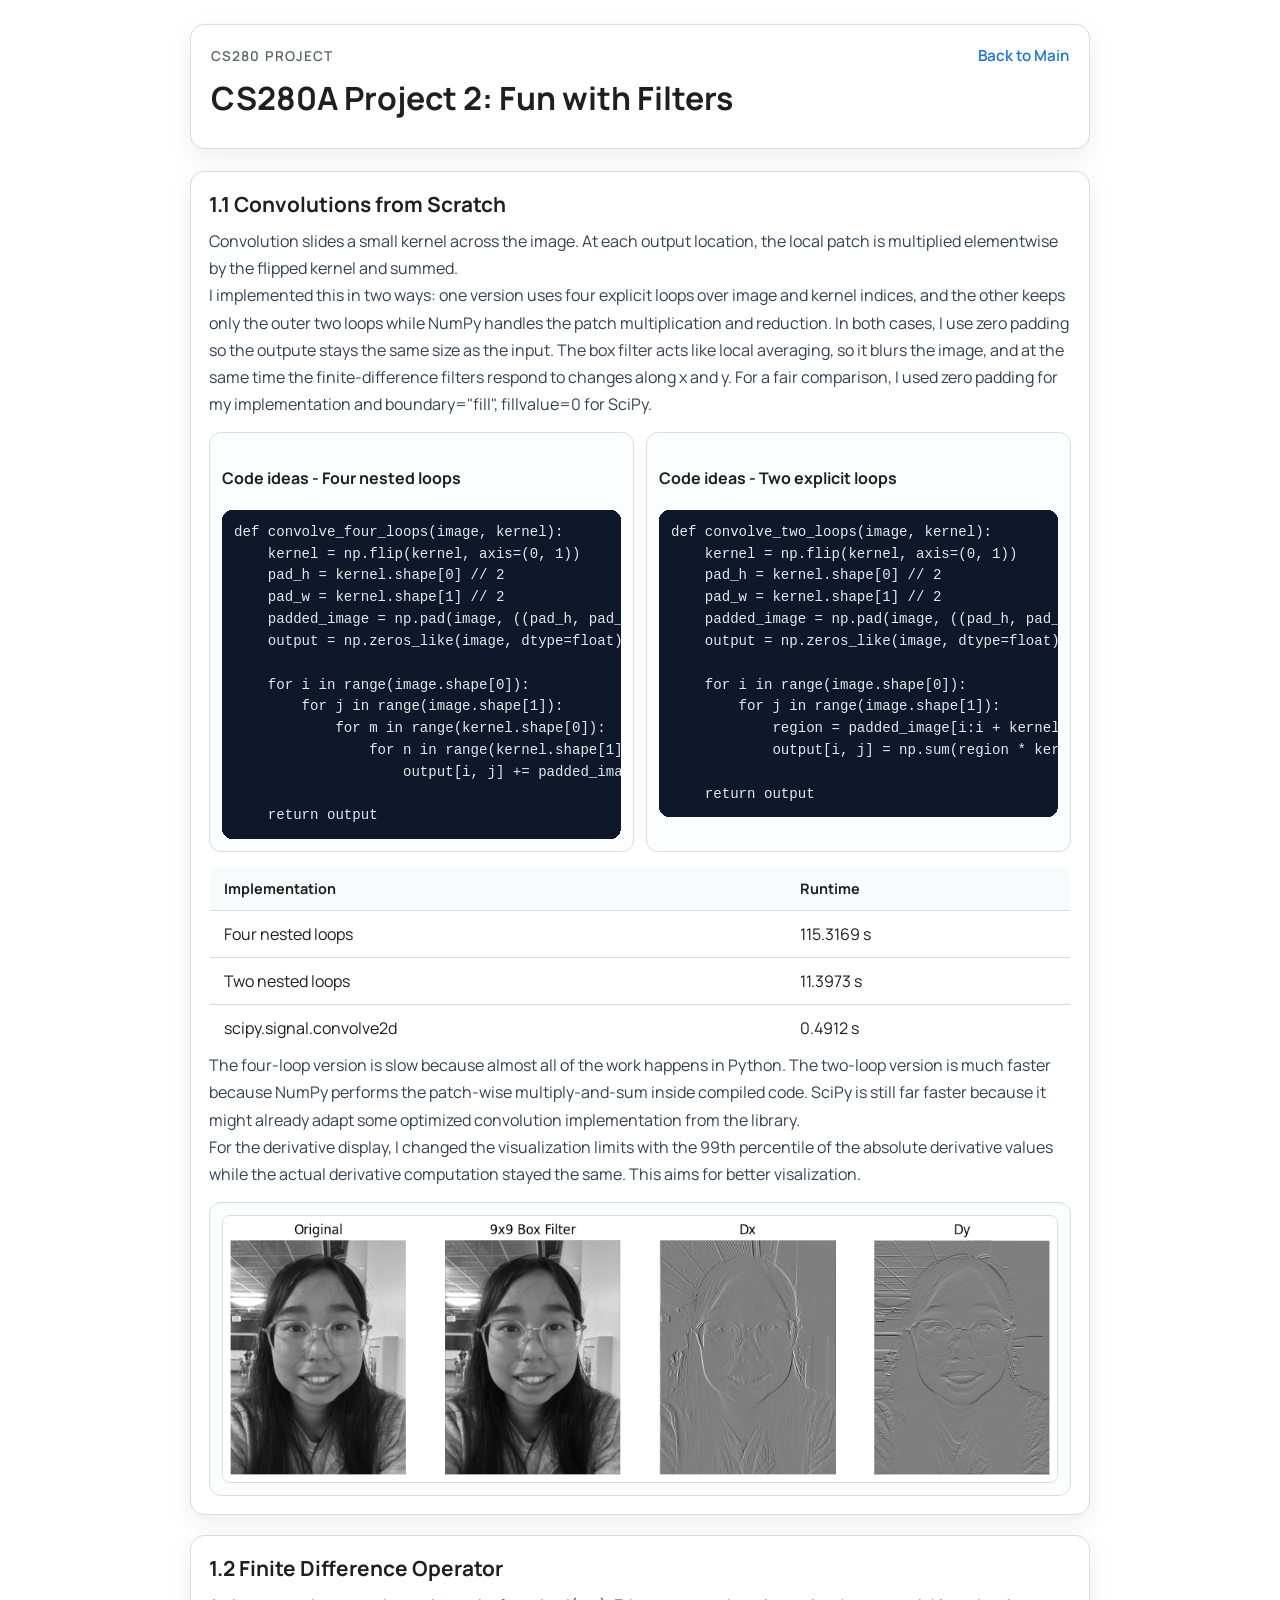
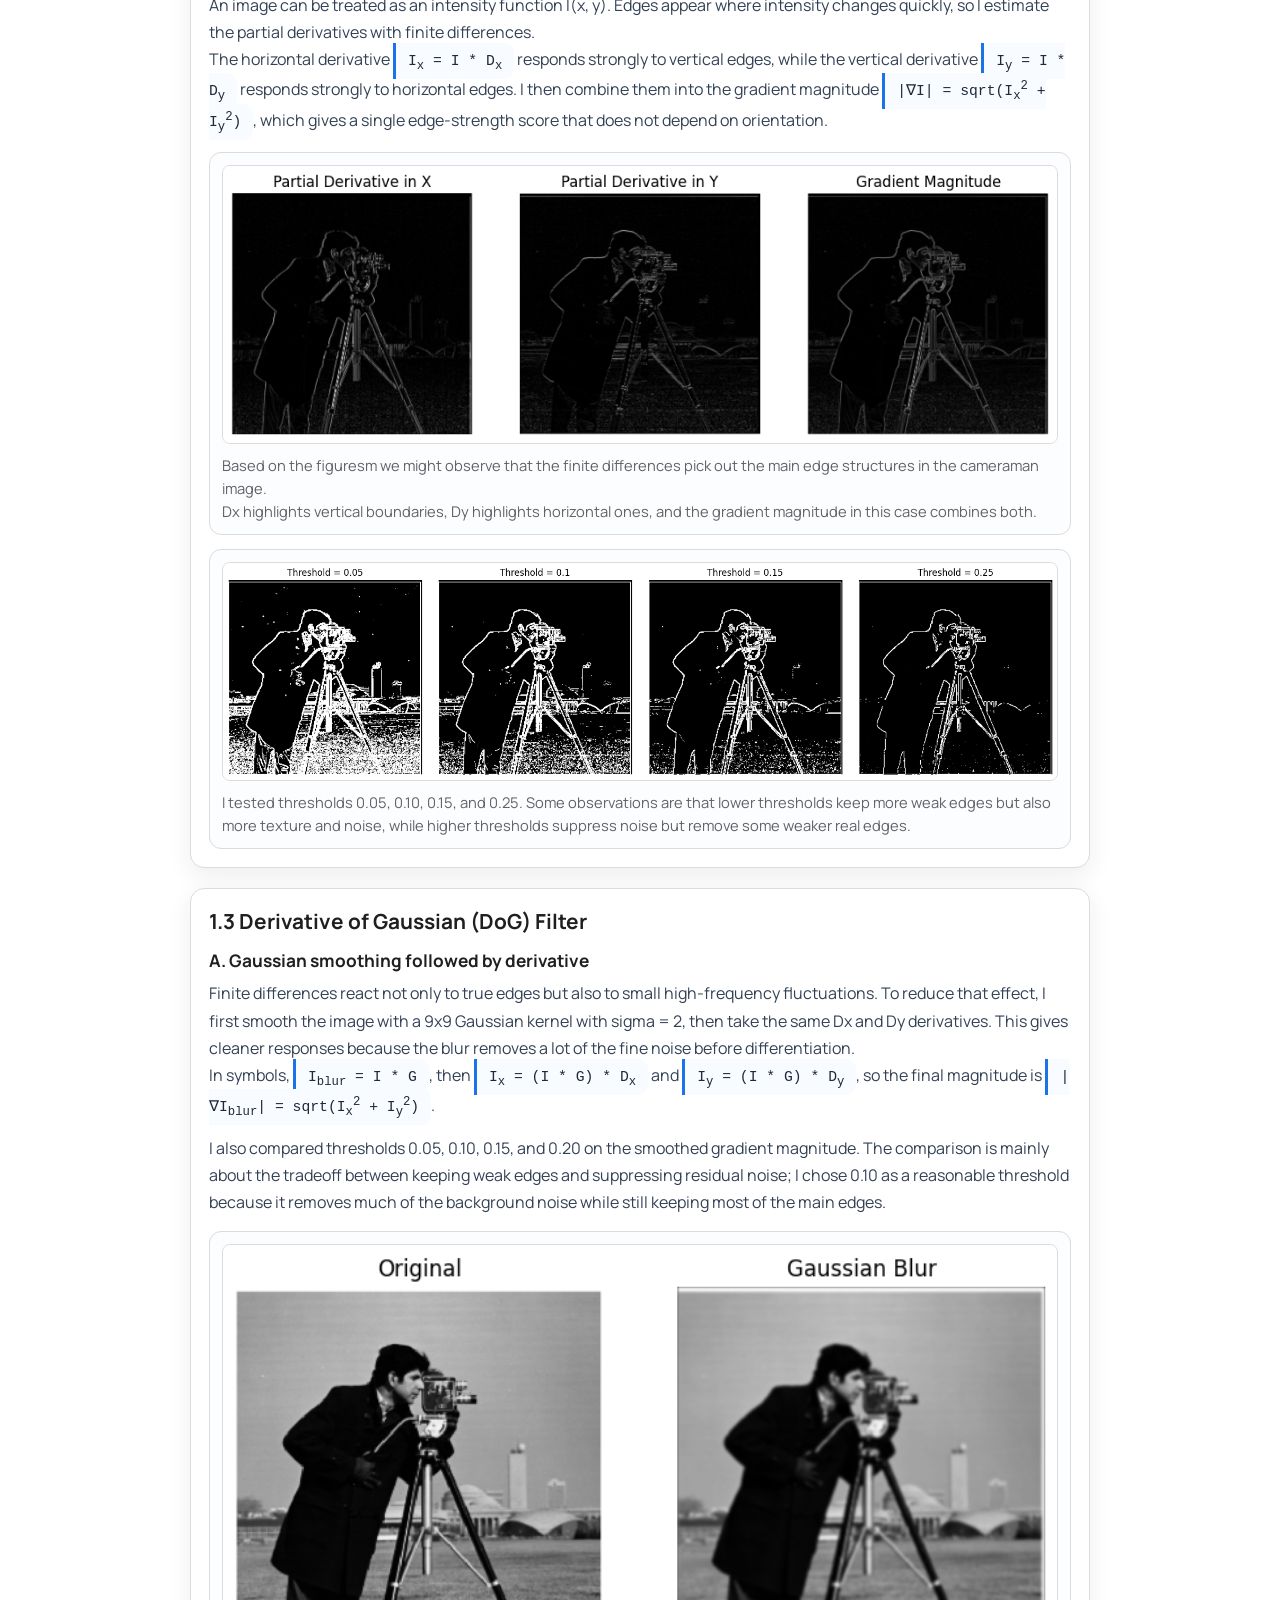
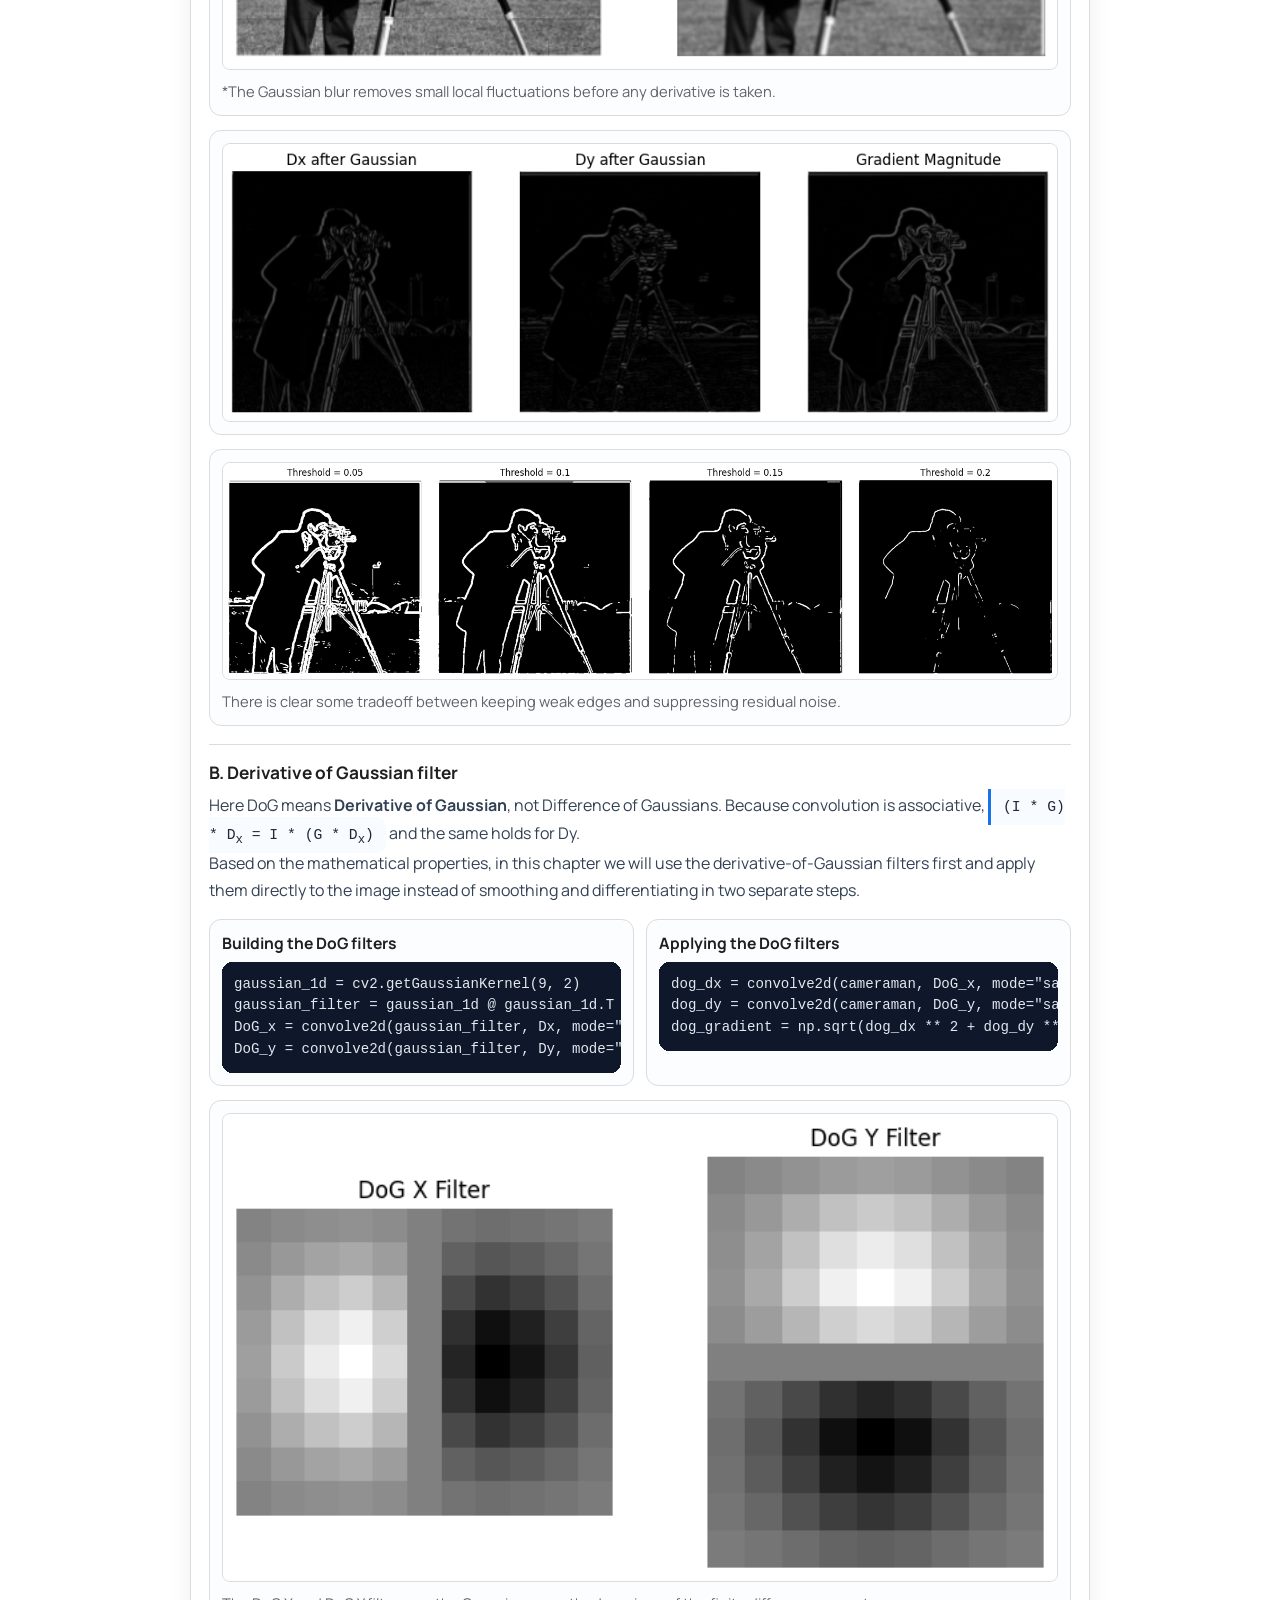
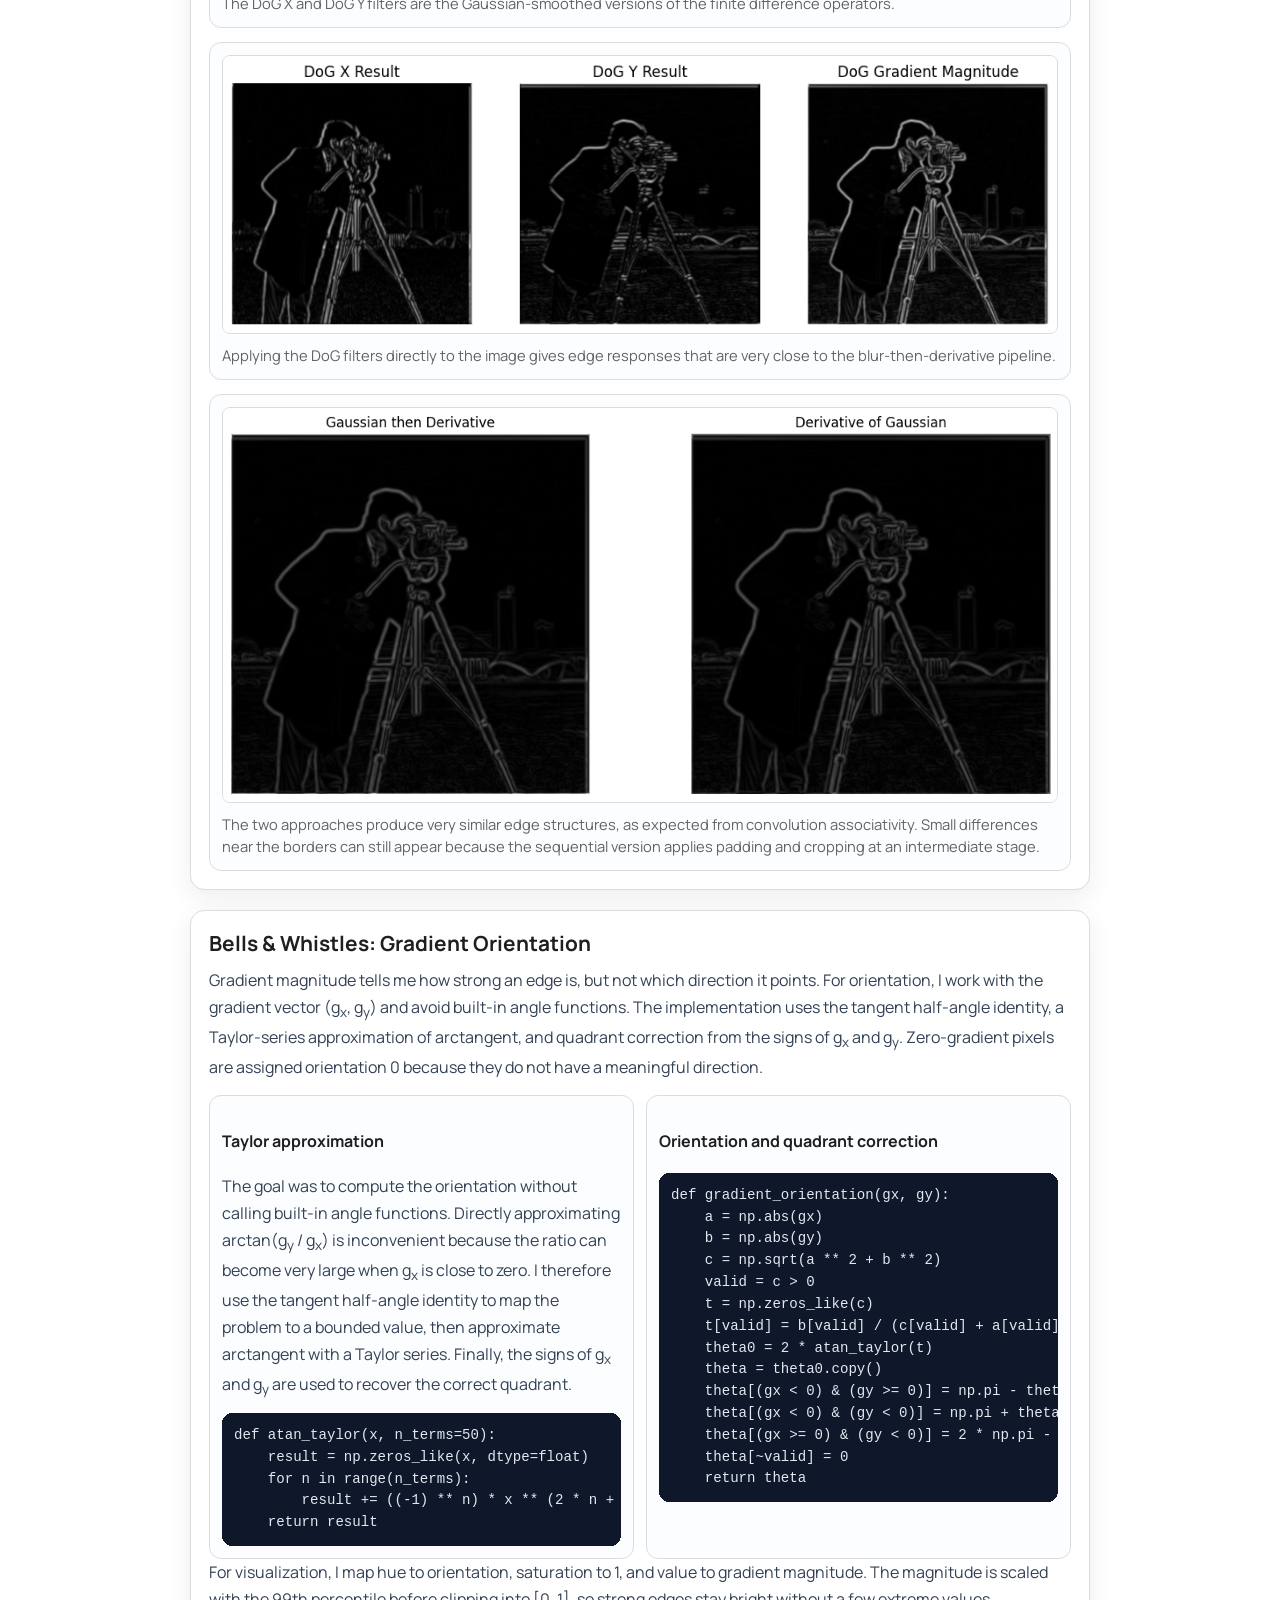
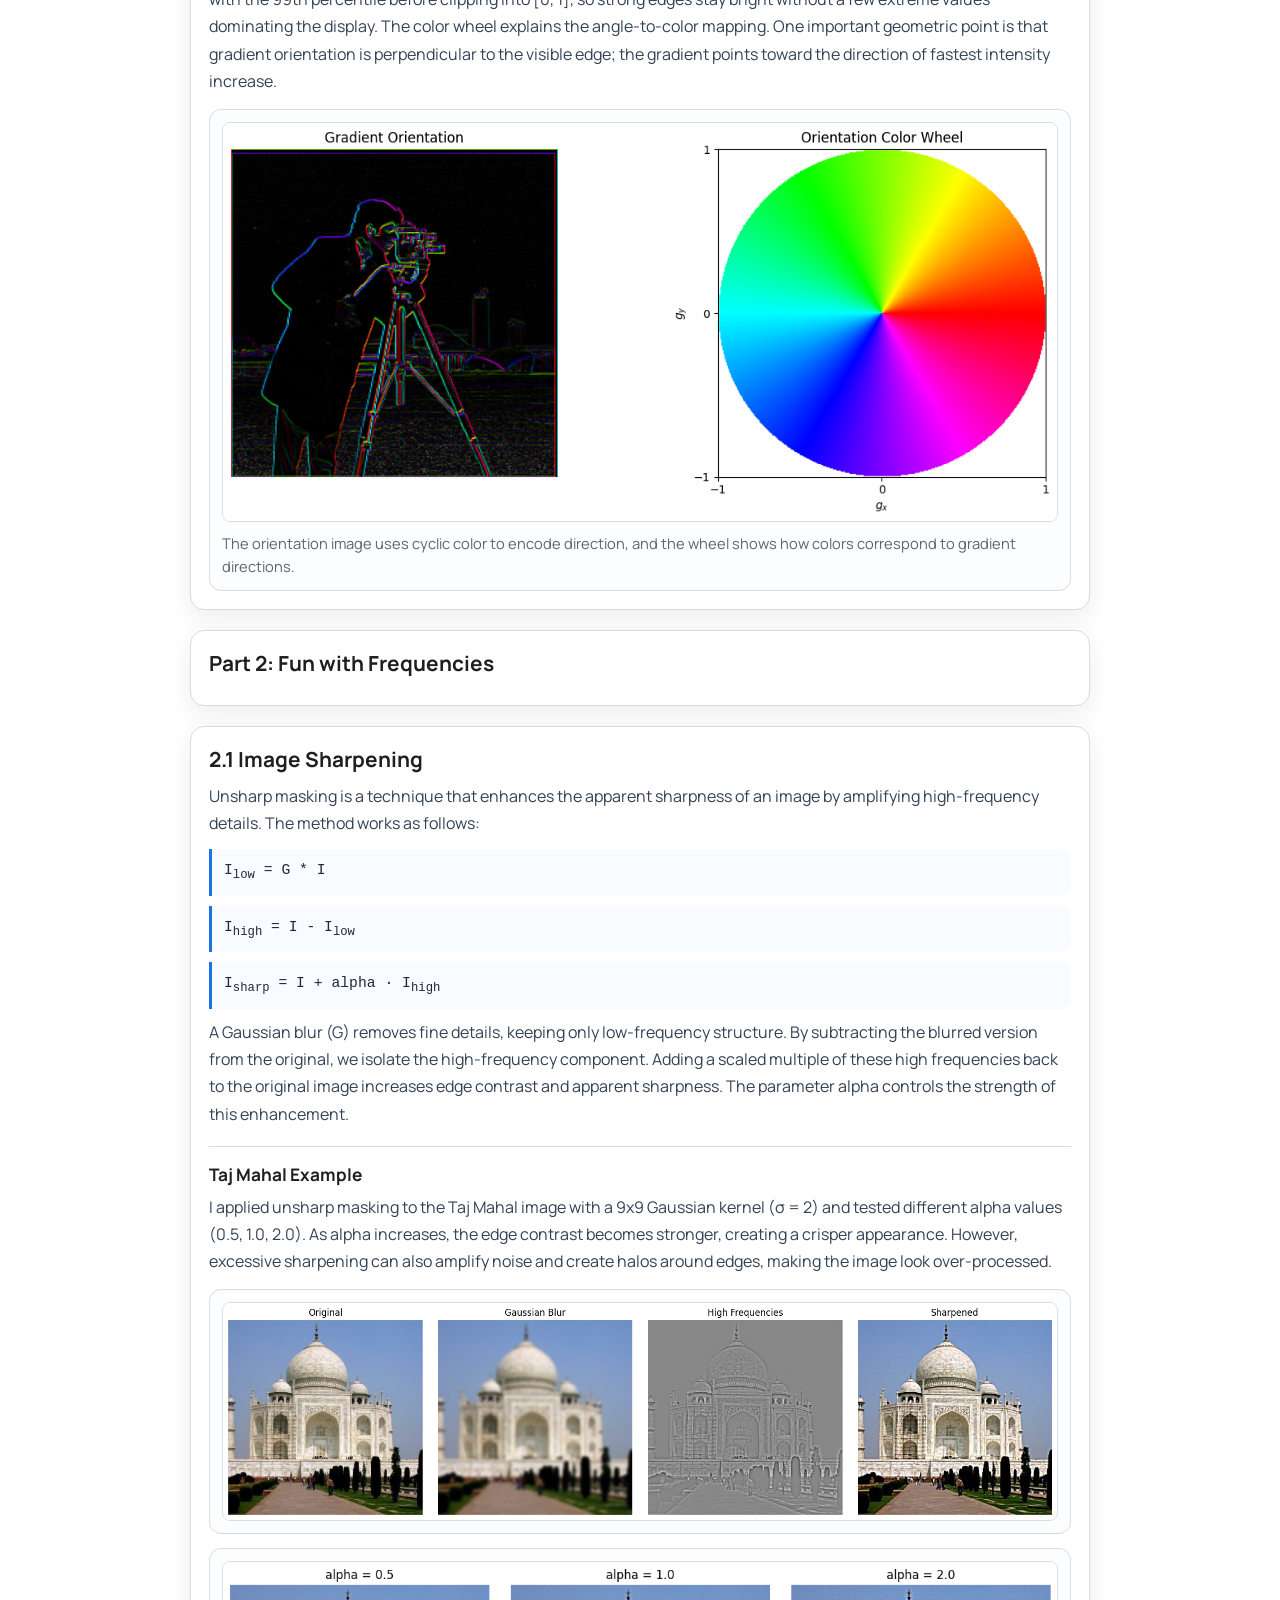
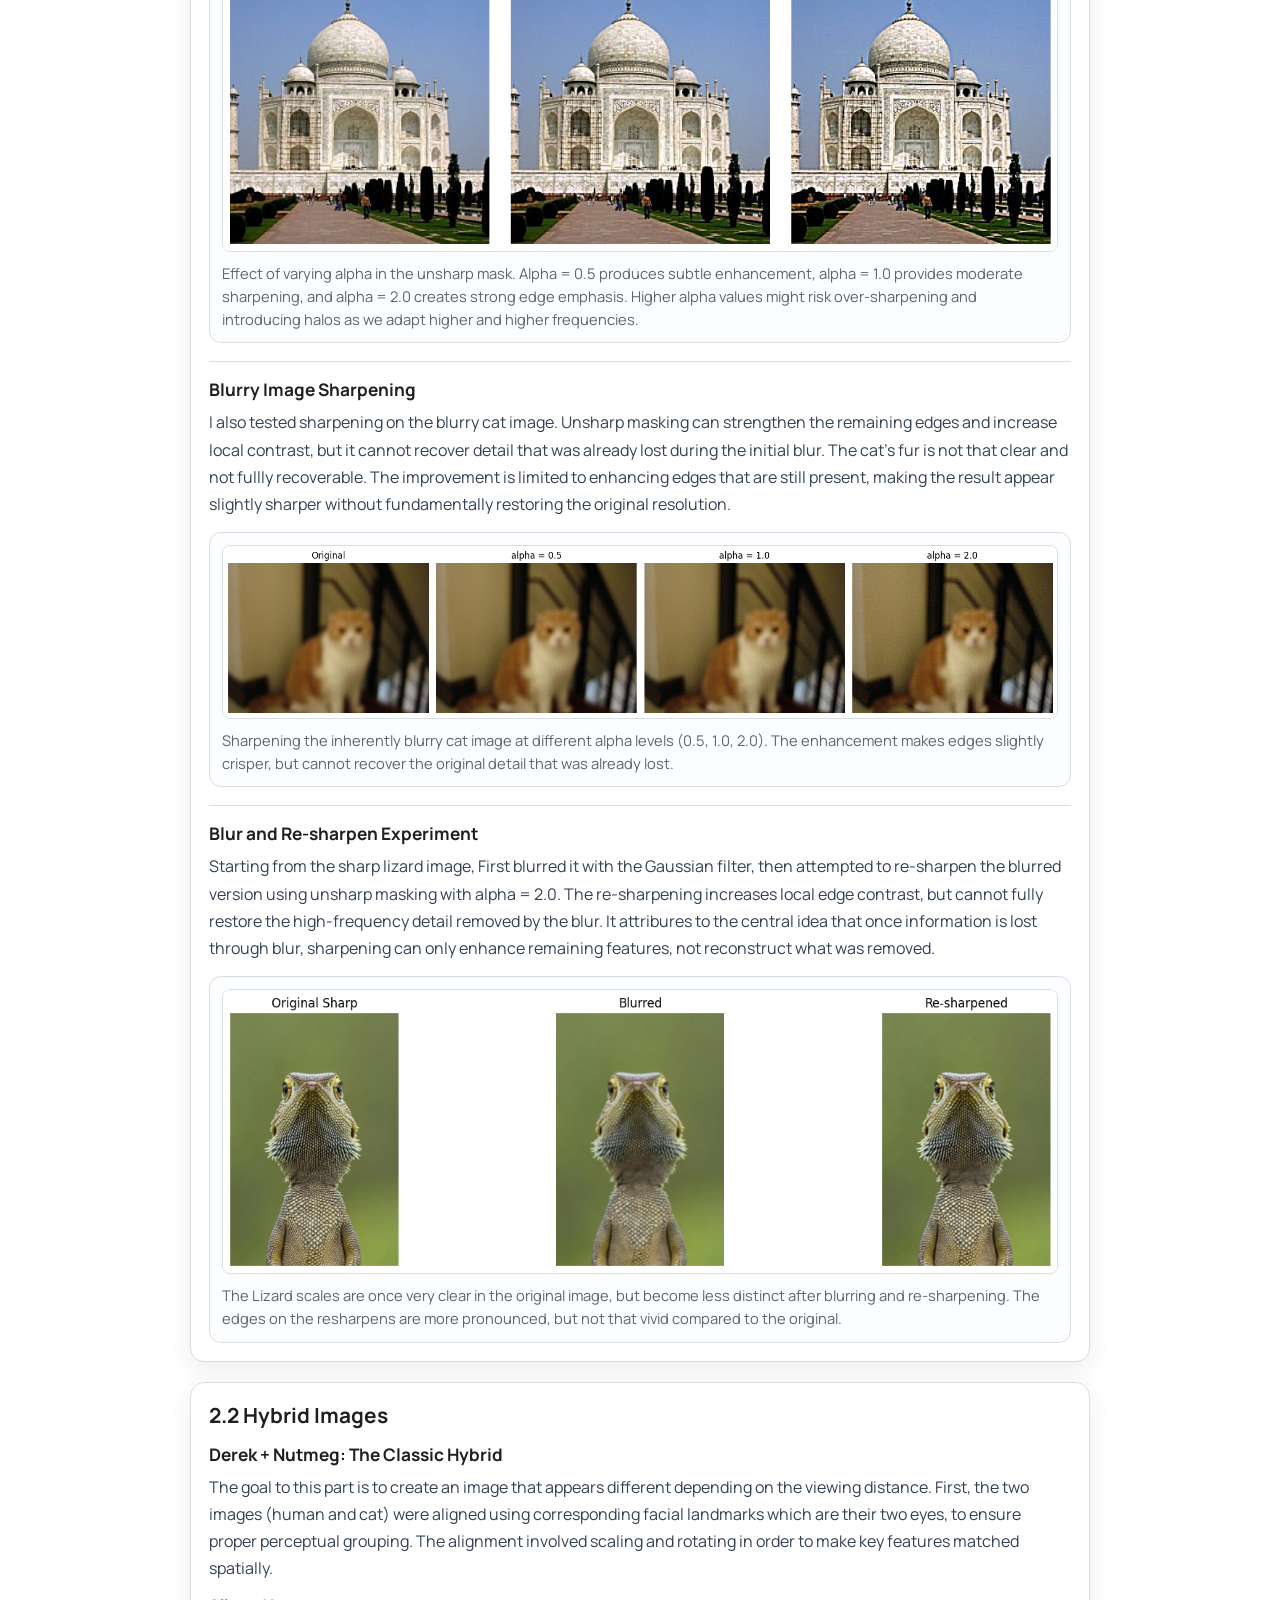
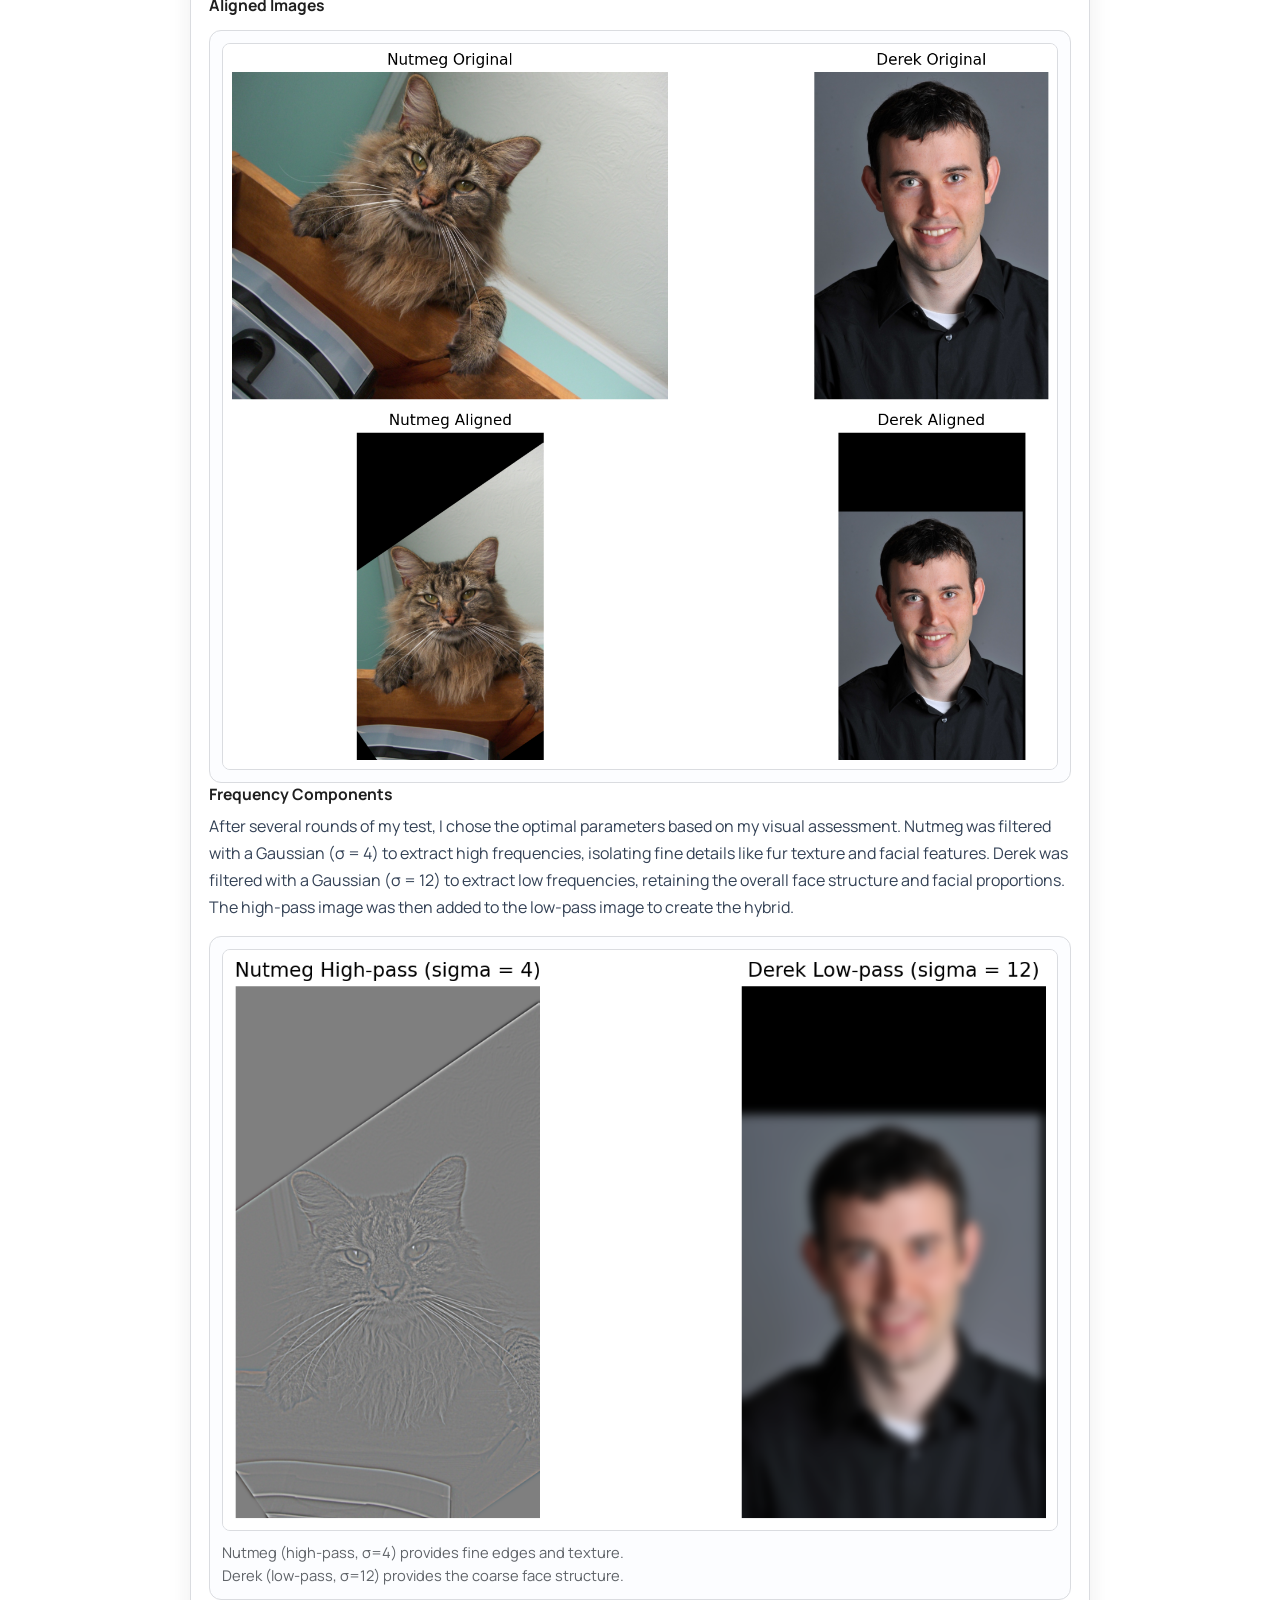
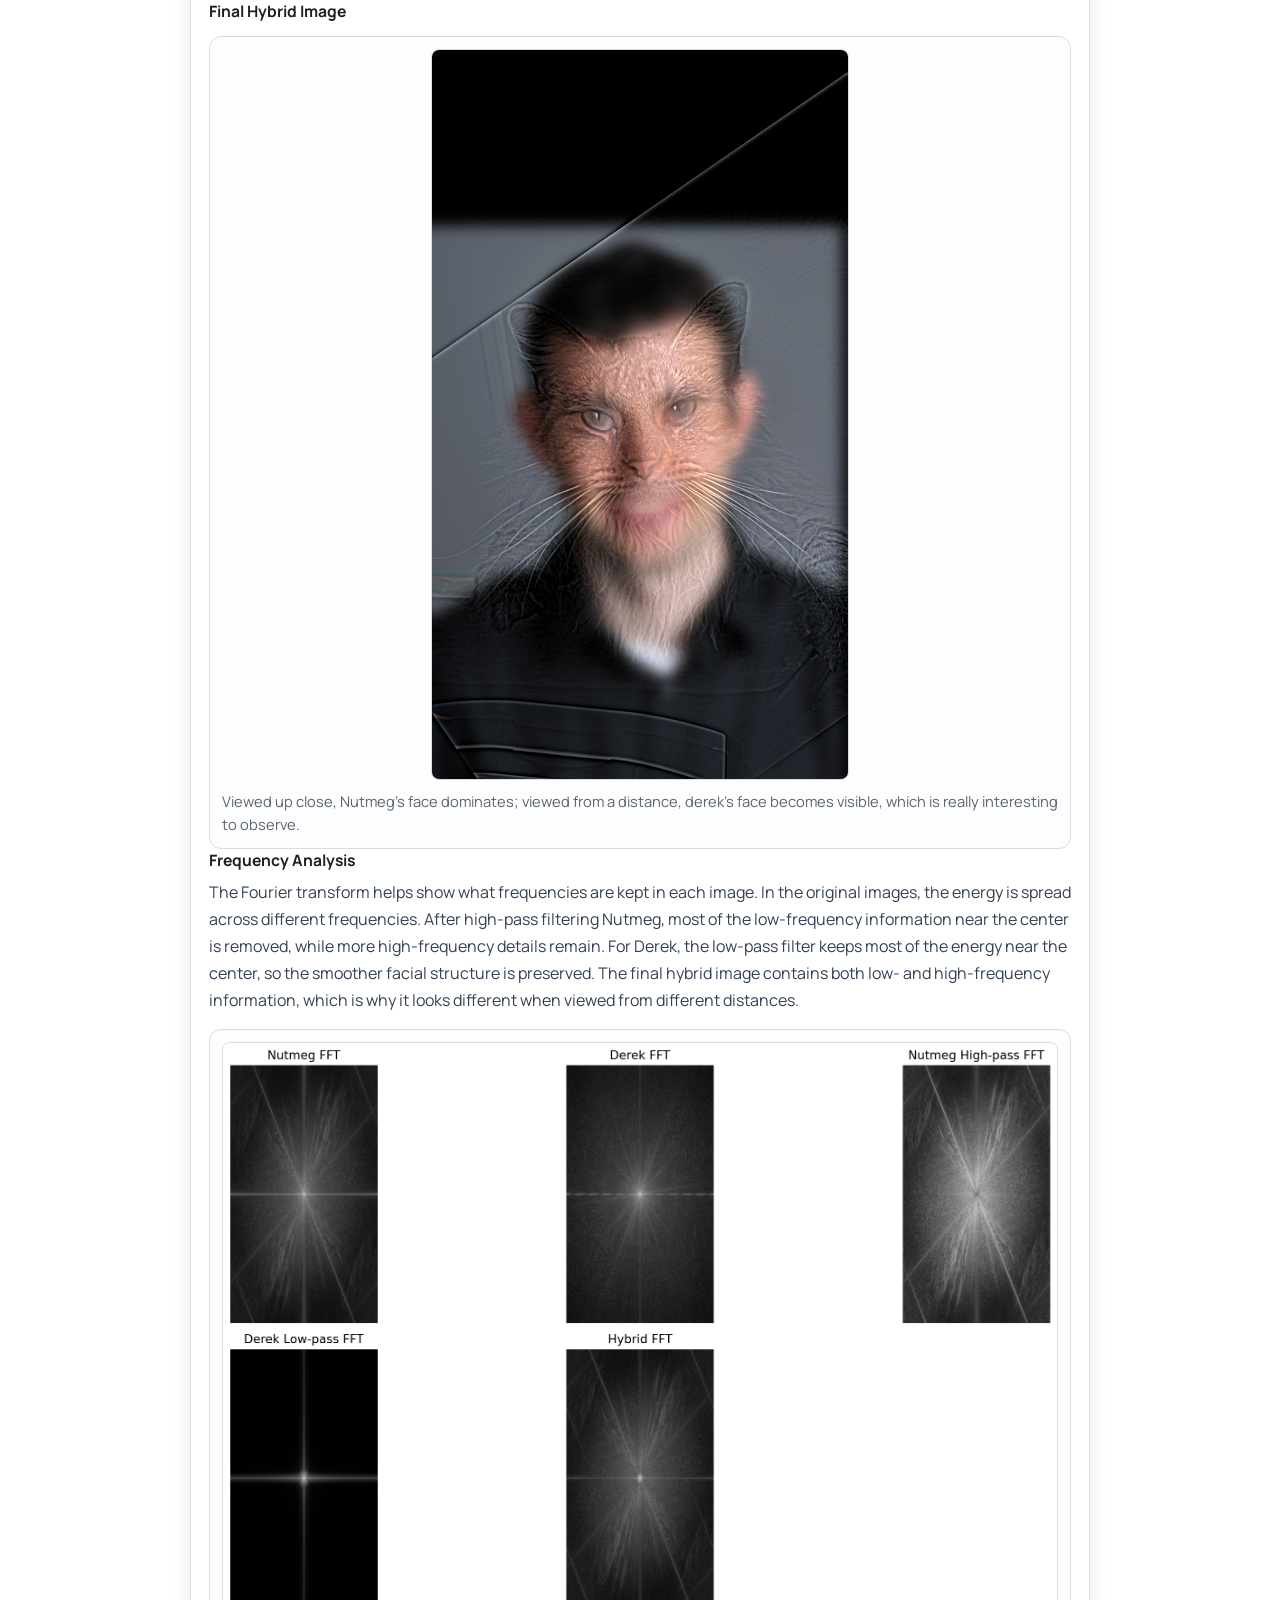
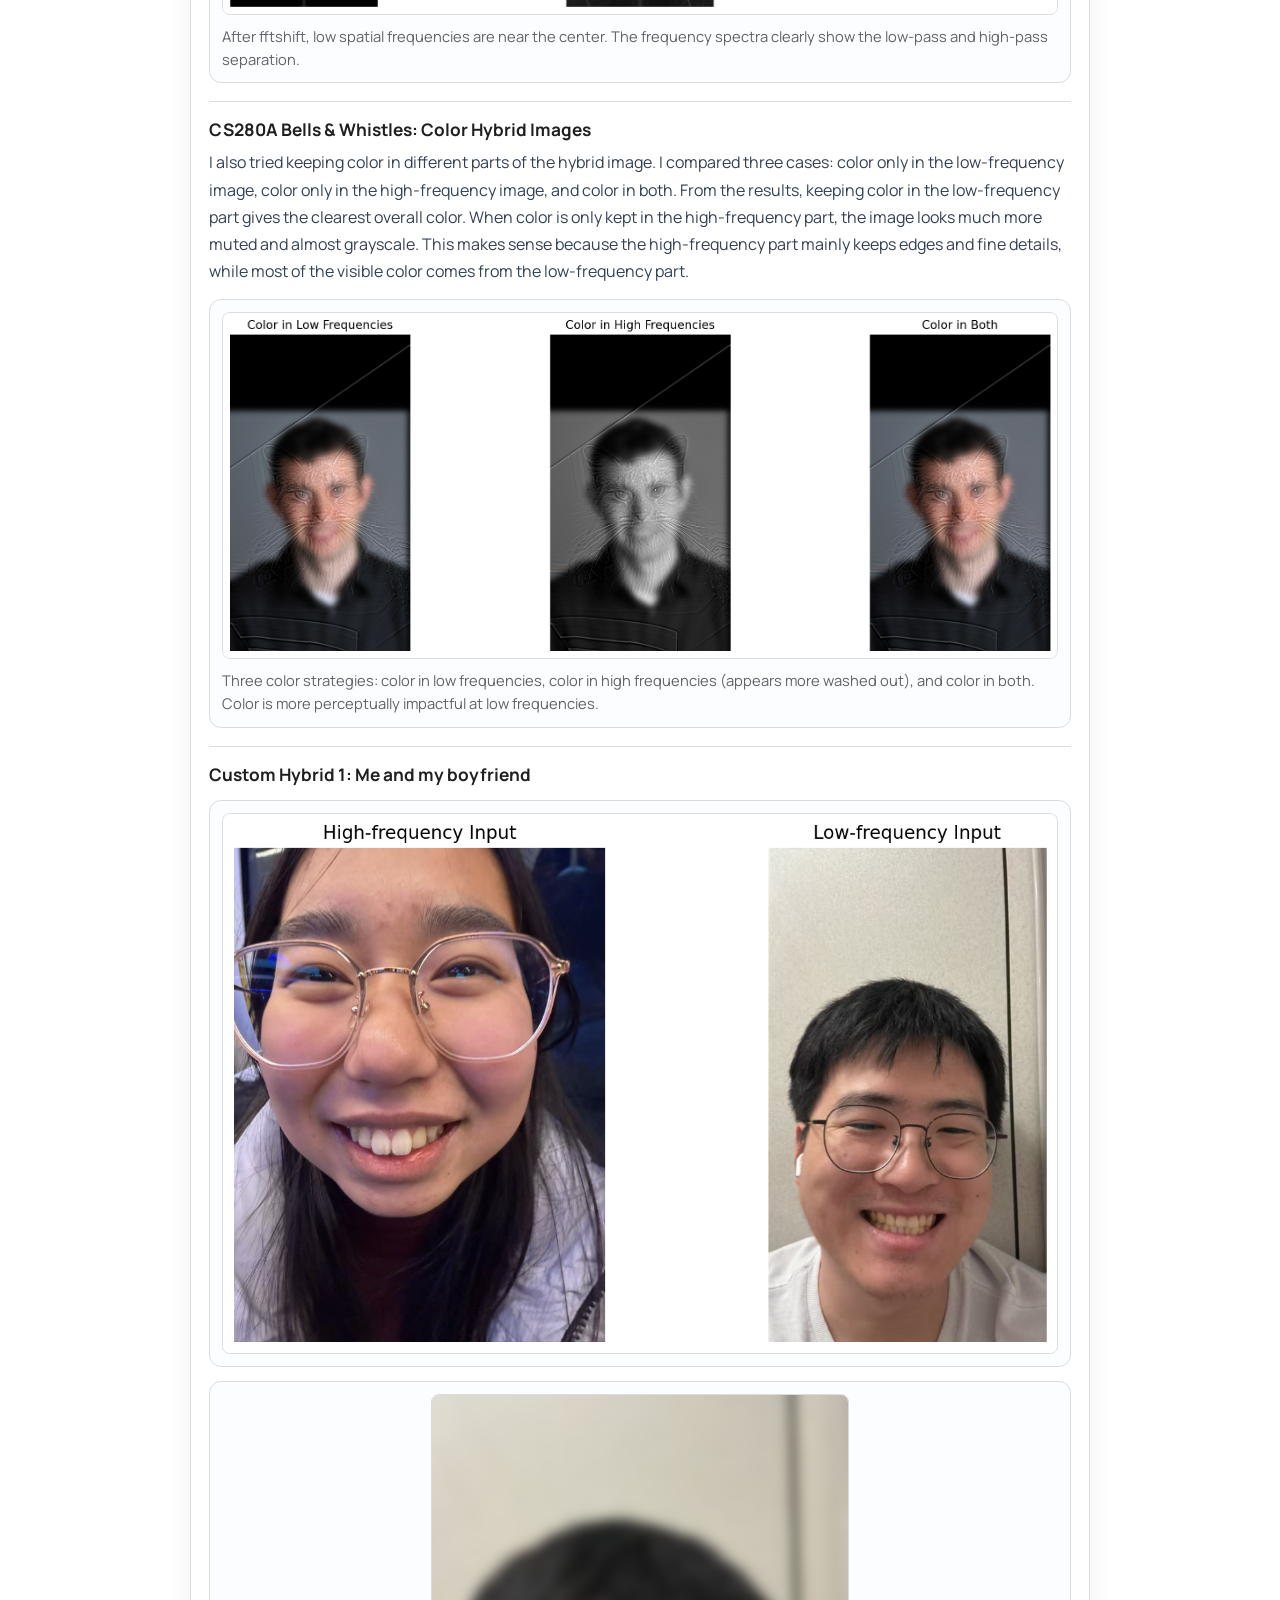
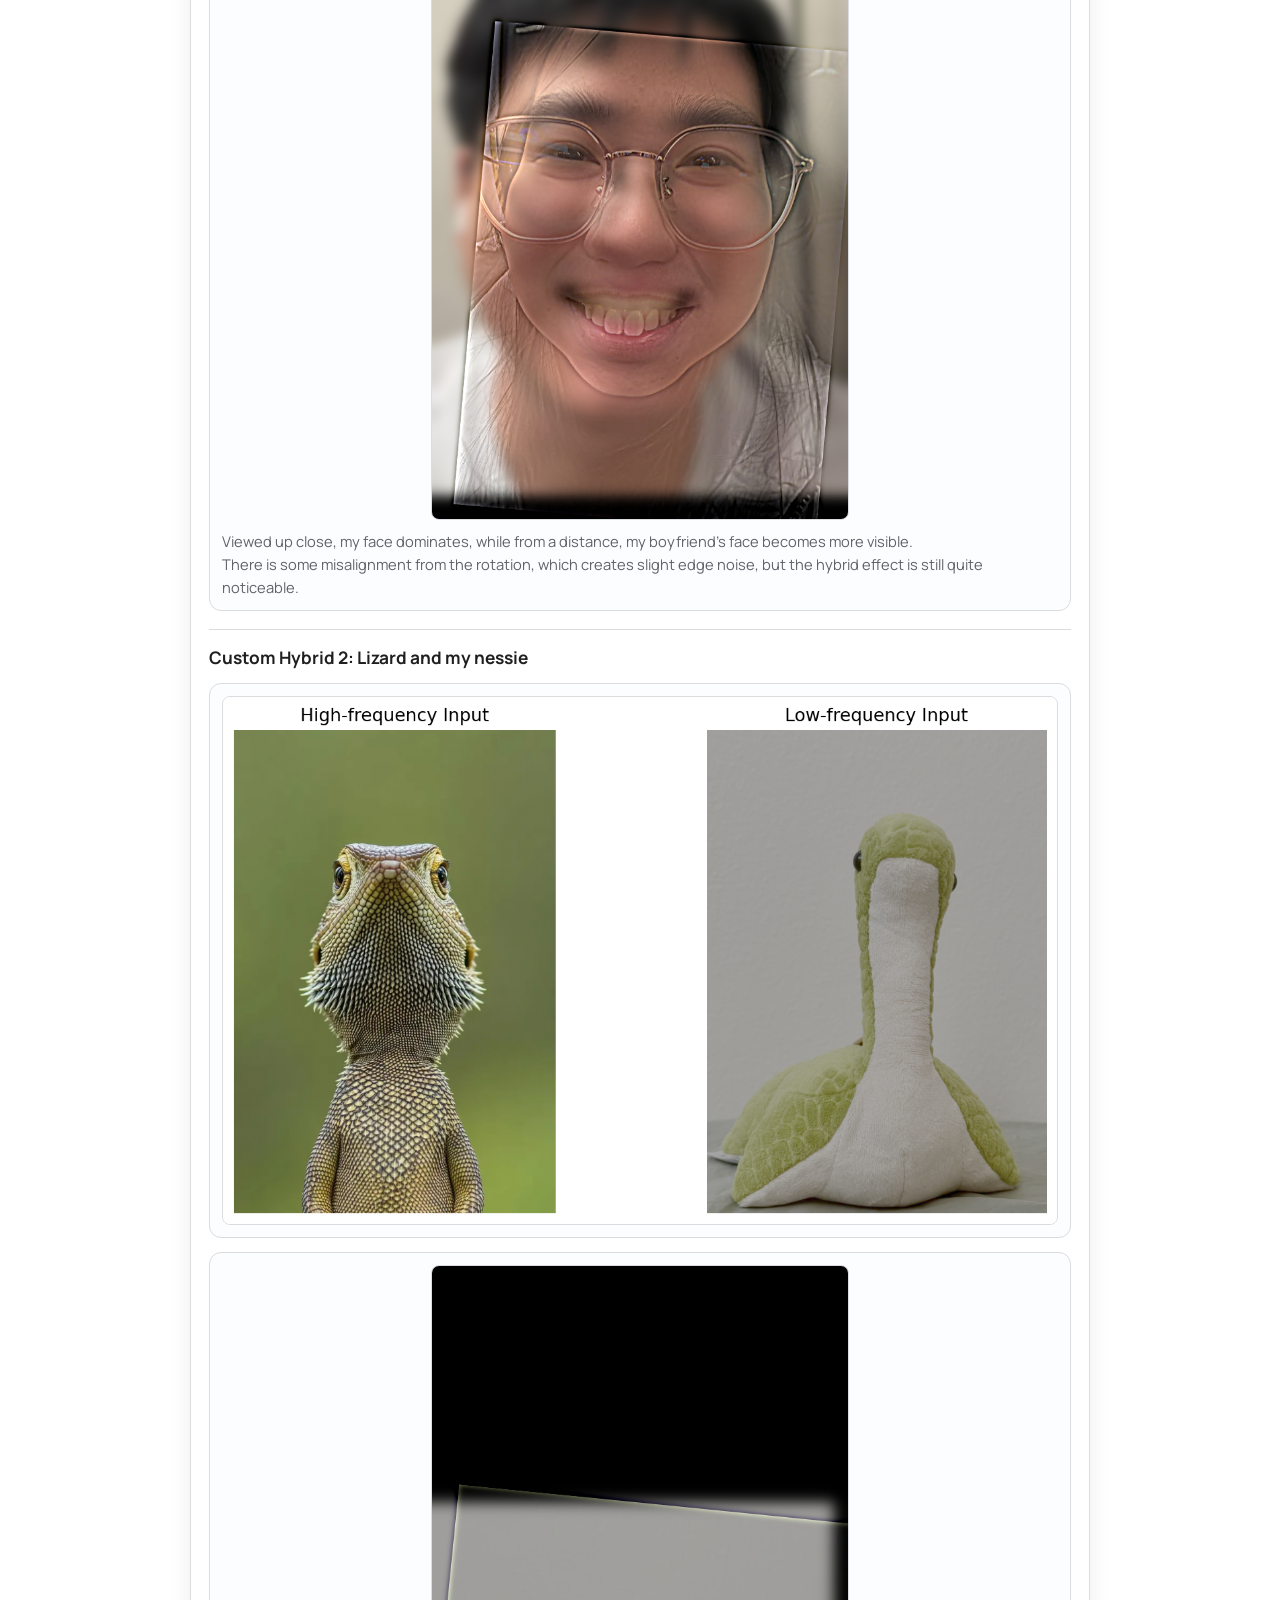
<file: 2/index.html>
<!DOCTYPE html>
<html lang="en">
<head>
    <meta charset="UTF-8" />
    <meta name="viewport" content="width=device-width, initial-scale=1.0" />
    <title>CS280A Project 2</title>
    <link rel="stylesheet" href="../styles/project.css" />
    <style>
        .report {
            display: grid;
            gap: 20px;
        }

        .section-card {
            border: 1px solid var(--border);
            border-radius: 14px;
            background: var(--surface);
            box-shadow: var(--shadow);
            padding: 18px;
        }

        .section-card h2 {
            margin: 0 0 10px;
            font-size: 1.3rem;
        }

        .section-note {
            margin: 0;
            color: var(--muted);
            line-height: 1.65;
        }

        .subsection {
            margin-top: 18px;
            padding-top: 16px;
            border-top: 1px solid var(--border);
        }

        .subsection:first-of-type {
            margin-top: 14px;
            padding-top: 0;
            border-top: 0;
        }

        .subsection h3 {
            margin: 0 0 8px;
            font-size: 1.08rem;
        }

        .subsection h4 {
            margin: 0 0 8px;
            font-size: 0.98rem;
        }

        .body-text {
            margin: 0 0 12px;
            color: #334155;
            line-height: 1.7;
        }

        .figure-card {
            margin: 14px 0 0;
            border: 1px solid var(--border);
            border-radius: 12px;
            background: #fcfdff;
            padding: 12px;
        }

        .figure-card img {
            display: block;
            width: 100%;
            border-radius: 8px;
            border: 1px solid var(--border);
        }

        .figure-card figcaption {
            margin-top: 10px;
            color: var(--muted);
            line-height: 1.55;
            font-size: 0.92rem;
        }

        .snippet-grid {
            display: grid;
            grid-template-columns: repeat(2, minmax(0, 1fr));
            gap: 12px;
            margin-top: 14px;
        }

        .snippet-card {
            border: 1px solid var(--border);
            border-radius: 12px;
            background: #fcfdff;
            padding: 12px;
        }

        .snippet-card pre {
            margin: 0;
            overflow-x: auto;
            background: #0f172a;
            color: #e2e8f0;
            border-radius: 10px;
            padding: 12px;
            font-size: 0.88rem;
            line-height: 1.55;
        }

        .snippet-card code {
            font-family: ui-monospace, SFMono-Regular, Menlo, Monaco, Consolas, "Liberation Mono", "Courier New", monospace;
        }

        .runtime-table {
            width: 100%;
            border-collapse: collapse;
            margin-top: 14px;
            overflow: hidden;
            border: 1px solid var(--border);
            border-radius: 12px;
        }

        .runtime-table th,
        .runtime-table td {
            padding: 12px 14px;
            text-align: left;
            border-bottom: 1px solid var(--border);
        }

        .runtime-table th {
            background: #f8fafc;
            font-size: 0.9rem;
        }

        .runtime-table tr:last-child td {
            border-bottom: 0;
        }

        .equation {
            margin: 10px 0;
            padding: 10px 12px;
            border-left: 3px solid #1a73e8;
            background: #f8fbff;
            border-radius: 0 10px 10px 0;
            font-family: ui-monospace, SFMono-Regular, Menlo, Monaco, Consolas, "Liberation Mono", "Courier New", monospace;
            font-size: 0.92rem;
            line-height: 1.6;
            color: #1f2937;
            overflow-x: auto;
        }

        .wide-figure {
            margin-top: 14px;
        }

        @media (max-width: 860px) {
            .snippet-grid {
                grid-template-columns: 1fr;
            }
        }

        @media (max-width: 560px) {
            .section-card {
                padding: 16px;
            }
        }
    </style>
</head>
<body>
    <main class="container">
        <header class="header">
            <div class="topline">
                <p class="badge">CS280 Project</p>
                <a class="home-link" href="../index.html">Back to Main</a>
            </div>
            <h1>CS280A Project 2: Fun with Filters</h1>
        </header>

        <section class="report">
          

            <article class="section-card">
                <h2>1.1 Convolutions from Scratch</h2>
                <p class="body-text">Convolution slides a small kernel across the image. At each output location, the local patch is multiplied elementwise by the flipped kernel and summed. <br>
                    I implemented this in two ways: one version uses four explicit loops over image and kernel indices, and the other keeps only the outer two loops while NumPy handles the patch multiplication and reduction. 
                    In both cases, I use zero padding so the outpute stays the same size as the input. The box filter acts like local averaging, so it blurs the image, and at the same time the finite-difference filters respond to changes along x and y.
                For a fair comparison, I used zero padding for my implementation and boundary="fill", fillvalue=0 for SciPy.</p>

                <div class="snippet-grid">
                    <div class="snippet-card">
                        <h4>Code ideas - Four nested loops</h4>
                        <pre><code>def convolve_four_loops(image, kernel):
    kernel = np.flip(kernel, axis=(0, 1))
    pad_h = kernel.shape[0] // 2
    pad_w = kernel.shape[1] // 2
    padded_image = np.pad(image, ((pad_h, pad_h), (pad_w, pad_w)), mode="constant")
    output = np.zeros_like(image, dtype=float)

    for i in range(image.shape[0]):
        for j in range(image.shape[1]):
            for m in range(kernel.shape[0]):
                for n in range(kernel.shape[1]):
                    output[i, j] += padded_image[i + m, j + n] * kernel[m, n]

    return output</code></pre>
                    </div>

                    <div class="snippet-card">
                        <h4>Code ideas - Two explicit loops</h4>
                        <pre><code>def convolve_two_loops(image, kernel):
    kernel = np.flip(kernel, axis=(0, 1))
    pad_h = kernel.shape[0] // 2
    pad_w = kernel.shape[1] // 2
    padded_image = np.pad(image, ((pad_h, pad_h), (pad_w, pad_w)), mode="constant")
    output = np.zeros_like(image, dtype=float)

    for i in range(image.shape[0]):
        for j in range(image.shape[1]):
            region = padded_image[i:i + kernel.shape[0], j:j + kernel.shape[1]]
            output[i, j] = np.sum(region * kernel)

    return output</code></pre>
                    </div>
                </div>

                <table class="runtime-table" aria-label="Convolution runtime comparison">
                    <thead>
                        <tr>
                            <th>Implementation</th>
                            <th>Runtime</th>
                        </tr>
                    </thead>
                    <tbody>
                        <tr>
                            <td>Four nested loops</td>
                            <td>115.3169 s</td>
                        </tr>
                        <tr>
                            <td>Two nested loops</td>
                            <td>11.3973 s</td>
                        </tr>
                        <tr>
                            <td>scipy.signal.convolve2d</td>
                            <td>0.4912 s</td>
                        </tr>
                    </tbody>
                </table>

                <p class="body-text">The four-loop version is slow because almost all of the work happens in Python. The two-loop version is much faster because NumPy performs the patch-wise multiply-and-sum inside compiled code. SciPy is still far faster because it might already adapt some optimized convolution implementation from the library. 
                    <br>For the derivative display, I changed the visualization limits with the 99th percentile of the absolute derivative values while the actual derivative computation stayed the same. This aims for better visalization.</p>

                <figure class="figure-card wide-figure">
                    <img src="./data/p1_1_convolution_results.png" alt="Original image, box filtered image, and finite difference responses" />
                  
                </figure>
            </article>

            <article class="section-card">
                <h2>1.2 Finite Difference Operator</h2>
                <p class="body-text">An image can be treated as an intensity function I(x, y). Edges appear where intensity changes quickly, so I estimate the partial derivatives with finite differences. 
                    <br>The horizontal derivative <span class="equation">I<sub>x</sub> = I * D<sub>x</sub></span> responds strongly to vertical edges, while the vertical derivative <span class="equation">I<sub>y</sub> = I * D<sub>y</sub></span> responds strongly to horizontal edges. I then combine them into the gradient magnitude <span class="equation">|∇I| = sqrt(I<sub>x</sub><sup>2</sup> + I<sub>y</sub><sup>2</sup>)</span>, which gives a single edge-strength score that does not depend on orientation.</p>

                <figure class="figure-card wide-figure">
                    <img src="./data/p1_2_gradients.png" alt="Partial derivatives and gradient magnitude" />
                    <figcaption>Based on the figuresm we might observe that the finite differences pick out the main edge structures in the cameraman image. 
                        <br>Dx highlights vertical boundaries, Dy highlights horizontal ones, and the gradient magnitude in this case combines both.</figcaption>
                </figure>

                <figure class="figure-card wide-figure">
                    <img src="./data/p1_2_thresholds.png" alt="Threshold comparison for gradient magnitude" />
                    <figcaption>I tested thresholds 0.05, 0.10, 0.15, and 0.25. Some observations are that lower thresholds keep more weak edges but also more texture and noise, while higher thresholds suppress noise but remove some weaker real edges.</figcaption>
                </figure>
            </article>

            <article class="section-card">
                <h2>1.3 Derivative of Gaussian (DoG) Filter</h2>

                <div class="subsection">
                    <h3>A. Gaussian smoothing followed by derivative</h3>
                    <p class="body-text">Finite differences react not only to true edges but also to small high-frequency fluctuations. To reduce that effect, I first smooth the image with a 9x9 Gaussian kernel with sigma = 2, then take the same Dx and Dy derivatives. This gives cleaner responses because the blur removes a lot of the fine noise before differentiation. 
                        <br>In symbols, <span class="equation">I<sub>blur</sub> = I * G</span>, then <span class="equation">I<sub>x</sub> = (I * G) * D<sub>x</sub></span> and <span class="equation">I<sub>y</sub> = (I * G) * D<sub>y</sub></span>, so the final magnitude is <span class="equation">|∇I<sub>blur</sub>| = sqrt(I<sub>x</sub><sup>2</sup> + I<sub>y</sub><sup>2</sup>)</span>.</p>

                    <p class="body-text">I also compared thresholds 0.05, 0.10, 0.15, and 0.20 on the smoothed gradient magnitude. The comparison is mainly about the tradeoff between keeping weak edges and suppressing residual noise; 
                        I chose 0.10 as a reasonable threshold because it removes much of the background noise while still keeping most of the main edges.</p>

                    <figure class="figure-card wide-figure">
                        <img src="./data/p1_3_gaussian_blur.png" alt="Original image and Gaussian blur" />
                        <figcaption>*The Gaussian blur removes small local fluctuations before any derivative is taken.</figcaption>
                    </figure>

                    <figure class="figure-card wide-figure">
                        <img src="./data/p1_3_smoothed_gradients.png" alt="Smoothed derivative responses" />
                       
                    </figure>

                    <figure class="figure-card wide-figure">
                        <img src="./data/p1_3_thresholds.png" alt="Threshold comparison after Gaussian smoothing" />
                        <figcaption>There is clear some tradeoff between keeping weak edges and suppressing residual noise.</figcaption>
                    </figure>
                </div>

                <div class="subsection">
                    <h3>B. Derivative of Gaussian filter</h3>
                    <p class="body-text">Here DoG means <strong>Derivative of Gaussian</strong>, not Difference of Gaussians. Because convolution is associative, 
                        <span class="equation">(I * G) * D<sub>x</sub> = I * (G * D<sub>x</sub>)</span> and the same holds for Dy. 
                        <br>Based on the mathematical properties, in this chapter we will use the derivative-of-Gaussian filters first and apply them directly to the image instead of smoothing and differentiating in two separate steps.</p>

                    <div class="snippet-grid">
                        <div class="snippet-card">
                            <h4>Building the DoG filters</h4>
                            <pre><code>gaussian_1d = cv2.getGaussianKernel(9, 2)
gaussian_filter = gaussian_1d @ gaussian_1d.T
DoG_x = convolve2d(gaussian_filter, Dx, mode="full")
DoG_y = convolve2d(gaussian_filter, Dy, mode="full")</code></pre>
                        </div>

                        <div class="snippet-card">
                            <h4>Applying the DoG filters</h4>
                            <pre><code>dog_dx = convolve2d(cameraman, DoG_x, mode="same", boundary="fill", fillvalue=0)
dog_dy = convolve2d(cameraman, DoG_y, mode="same", boundary="fill", fillvalue=0)
dog_gradient = np.sqrt(dog_dx ** 2 + dog_dy ** 2)</code></pre>
                        </div>
                    </div>

                    <figure class="figure-card wide-figure">
                        <img src="./data/p1_3_dog_filters.png" alt="Derivative of Gaussian filters" />
                        <figcaption>The DoG X and DoG Y filters are the Gaussian-smoothed versions of the finite difference operators.</figcaption>
                    </figure>

                    <figure class="figure-card wide-figure">
                        <img src="./data/p1_3_dog_results.png" alt="DoG filter responses" />
                        <figcaption>Applying the DoG filters directly to the image gives edge responses that are very close to the blur-then-derivative pipeline.</figcaption>
                    </figure>

                    <figure class="figure-card wide-figure">
                        <img src="./data/p1_3_comparison.png" alt="Comparison between Gaussian then derivative and derivative of Gaussian" />
                        <figcaption>The two approaches produce very similar edge structures, as expected from convolution associativity. 
                            Small differences near the borders can still appear because the sequential version applies padding and cropping at an intermediate stage.</figcaption>
                    </figure>
                </div>
            </article>

            <article class="section-card">
                <h2>Bells &amp; Whistles: Gradient Orientation</h2>
                <p class="body-text">Gradient magnitude tells me how strong an edge is, but not which direction it points. For orientation, I work with the gradient vector (g<sub>x</sub>, g<sub>y</sub>) and avoid built-in angle functions. The implementation uses the tangent half-angle identity, a Taylor-series approximation of arctangent, and quadrant correction from the signs of g<sub>x</sub> and g<sub>y</sub>. Zero-gradient pixels are assigned orientation 0 because they do not have a meaningful direction.</p>

                <div class="snippet-grid">
                    <div class="snippet-card">
                        <h4>Taylor approximation</h4>
                        <p class="body-text">
  The goal was to compute the orientation without calling built-in angle functions.
  Directly approximating arctan(g<sub>y</sub> / g<sub>x</sub>) is inconvenient because the ratio
  can become very large when g<sub>x</sub> is close to zero.
  I therefore use the tangent half-angle identity to map the problem to a bounded value,
  then approximate arctangent with a Taylor series.
  Finally, the signs of g<sub>x</sub> and g<sub>y</sub> are used to recover the correct quadrant.
</p>
                           <pre><code>def atan_taylor(x, n_terms=50):
    result = np.zeros_like(x, dtype=float)
    for n in range(n_terms):
        result += ((-1) ** n) * x ** (2 * n + 1) / (2 * n + 1)
    return result</code></pre>
                    </div>

                    <div class="snippet-card">
                        <h4>Orientation and quadrant correction</h4>
                        <pre><code>def gradient_orientation(gx, gy):
    a = np.abs(gx)
    b = np.abs(gy)
    c = np.sqrt(a ** 2 + b ** 2)
    valid = c &gt; 0
    t = np.zeros_like(c)
    t[valid] = b[valid] / (c[valid] + a[valid])
    theta0 = 2 * atan_taylor(t)
    theta = theta0.copy()
    theta[(gx &lt; 0) &amp; (gy &gt;= 0)] = np.pi - theta0[(gx &lt; 0) &amp; (gy &gt;= 0)]
    theta[(gx &lt; 0) &amp; (gy &lt; 0)] = np.pi + theta0[(gx &lt; 0) &amp; (gy &lt; 0)]
    theta[(gx &gt;= 0) &amp; (gy &lt; 0)] = 2 * np.pi - theta0[(gx &gt;= 0) &amp; (gy &lt; 0)]
    theta[~valid] = 0
    return theta</code></pre>
                    </div>
                </div>

                <p class="body-text">For visualization, I map hue to orientation, saturation to 1, and value to gradient magnitude. The magnitude is scaled with the 99th percentile before clipping into [0, 1], so strong edges stay bright without a few extreme values dominating the display. The color wheel explains the angle-to-color mapping. One important geometric point is that gradient orientation is perpendicular to the visible edge; the gradient points toward the direction of fastest intensity increase.</p>

                <figure class="figure-card wide-figure">
                    <img src="./data/p1_bw_orientation.png" alt="Gradient orientation visualization and color wheel" />
                    <figcaption>The orientation image uses cyclic color to encode direction, and the wheel shows how colors correspond to gradient directions.</figcaption>
                </figure>
            </article>

       
            <article class="section-card">
                <h2>Part 2: Fun with Frequencies</h2>
                
                </article>

            <!-- ============================================ -->
            <!-- 2.1: IMAGE SHARPENING                     -->
            <!-- ============================================ -->

            <article class="section-card">
                <h2>2.1 Image Sharpening</h2>
                <p class="body-text">Unsharp masking is a technique that enhances the apparent sharpness of an image by amplifying high-frequency details. The method works as follows:</p>
                
                <div class="equation">I<sub>low</sub> = G * I</div>
                <div class="equation">I<sub>high</sub> = I - I<sub>low</sub></div>
                <div class="equation">I<sub>sharp</sub> = I + alpha · I<sub>high</sub></div>

                <p class="body-text">A Gaussian blur (G) removes fine details, keeping only low-frequency structure. By subtracting the blurred version from the original, we isolate the high-frequency component. Adding a scaled multiple of these high frequencies back to the original image increases edge contrast and apparent sharpness. The parameter alpha controls the strength of this enhancement.</p>

                <div class="subsection">
                    <h3>Taj Mahal Example</h3>
                    <p class="body-text">I applied unsharp masking to the Taj Mahal image with a 9x9 Gaussian kernel (σ = 2) and tested different alpha values (0.5, 1.0, 2.0). As alpha increases, the edge contrast becomes stronger, creating a crisper appearance. However, excessive sharpening can also amplify noise and create halos around edges, making the image look over-processed.</p>

                    <figure class="figure-card wide-figure">
                        <img src="./data/p2_1_taj_components.png" alt="Taj Mahal sharpening: original, blur, high-frequency, and sharpened" />
                       
                    </figure>

                    <figure class="figure-card wide-figure">
                        <img src="./data/p2_1_taj_alphas.png" alt="Taj Mahal with different alpha values (0.5, 1.0, 2.0)" />
                        <figcaption>Effect of varying alpha in the unsharp mask. 
                            Alpha = 0.5 produces subtle enhancement, alpha = 1.0 provides moderate sharpening, and alpha = 2.0 creates strong edge emphasis. 
                            Higher alpha values might risk over-sharpening and introducing halos as we adapt higher and higher frequencies.</figcaption>
                    </figure>
                </div>

                <div class="subsection">
                    <h3>Blurry Image Sharpening</h3>
                    <p class="body-text">I also tested sharpening on the blurry cat image. 
                        Unsharp masking can strengthen the remaining edges and increase local contrast, but it cannot recover detail that was already lost during the initial blur. 
                        The cat's fur is not that clear and not fullly recoverable. The improvement is limited to enhancing edges that are still present, making the result appear slightly sharper without fundamentally restoring the original resolution.</p>

                    <figure class="figure-card wide-figure">
                        <img src="./data/p2_1_hp_sharpening.png" alt="Cat image sharpening with different alpha values" />
                        <figcaption>Sharpening the inherently blurry cat image at different alpha levels (0.5, 1.0, 2.0). 
                            The enhancement makes edges slightly crisper, but cannot recover the original detail that was already lost.</figcaption>
                    </figure>
                </div>

                <div class="subsection">
                    <h3>Blur and Re-sharpen Experiment</h3>
                    <p class="body-text">Starting from the sharp lizard image, 
                    First blurred it with the Gaussian filter, then attempted to re-sharpen the blurred version using unsharp masking with alpha = 2.0. 
                    The re-sharpening increases local edge contrast, but cannot fully restore the high-frequency detail removed by the blur. 
                    It attribures to the central idea that once information is lost through blur, sharpening can only enhance remaining features, not reconstruct what was removed.</p>

                    <figure class="figure-card wide-figure">
                        <img src="./data/p2_1_nintendo_resharpen.png" alt="Nintendo: original sharp, artificially blurred, and re-sharpened" />
                        <figcaption>The Lizard scales are once very clear in the original image, but become less distinct after blurring and re-sharpening. The edges on the resharpens are more pronounced, but not that vivid compared to the original.</figcaption>
                    </figure>
                </div>
            </article>


            <article class="section-card">
                <h2>2.2 Hybrid Images</h2>
             
                <div class="subsection">
                    <h3>Derek + Nutmeg: The Classic Hybrid</h3>
                    <p class="body-text">
                        The goal to this part is to create an image that appears different depending on the viewing distance. 
                        First, the two images (human and cat) were aligned using corresponding facial landmarks which are their two eyes, to ensure proper perceptual grouping. 
                        The alignment involved scaling and rotating in order to make key features matched spatially.</p>

                    <h4>Aligned Images</h4>
                    <figure class="figure-card wide-figure">
                        <img src="./data/p2_2_alignment.png" alt="Original and aligned images of Derek and Nutmeg" />
                       
                    </figure>

                    <h4>Frequency Components</h4>
                    <p class="body-text">After several rounds of my test, I chose the optimal parameters based on my visual assessment. 
                        Nutmeg was filtered with a Gaussian (σ = 4) to extract high frequencies, 
                        isolating fine details like fur texture and facial features. Derek was filtered with a Gaussian (σ = 12) to extract low frequencies, retaining the overall face structure and facial proportions. 
                        The high-pass image was then added to the low-pass image to create the hybrid.</p>

                    <figure class="figure-card wide-figure">
                        <img src="./data/p2_2_components.png" alt="High-pass Nutmeg and low-pass Derek" />
                        <figcaption>Nutmeg (high-pass, σ=4) provides fine edges and texture. 
                            <br>Derek (low-pass, σ=12) provides the coarse face structure.</figcaption>
                    </figure>

                    <h4>Final Hybrid Image</h4>
                    <figure class="figure-card wide-figure">
                        <img src="./data/p2_2_hybrid.png"
         alt="Final hybrid image"
         style="width:50%; display:block; margin:0 auto;" />

                        <figcaption>Viewed up close, Nutmeg's face dominates; viewed from a distance, derek's face becomes visible, which is really interesting to observe.</figcaption>
                    </figure>

                    <h4>Frequency Analysis</h4>
                    <p class="body-text">The Fourier transform helps show what frequencies are kept in each image. In the original images, the energy is spread across different frequencies. After high-pass filtering Nutmeg, most of the low-frequency information near the center is removed, while more high-frequency details remain. For Derek, the low-pass filter keeps most of the energy near the center, so the smoother facial structure is preserved. The final hybrid image contains both low- and high-frequency information, 
                        which is why it looks different when viewed from different distances.</p>

                    <figure class="figure-card wide-figure">
                        <img src="./data/p2_2_fft.png" alt="Fourier transforms of images and components" />
                        <figcaption>After fftshift, low spatial frequencies are near the center. The frequency spectra clearly show the low-pass and high-pass separation.</figcaption>
                    </figure>
                </div>

                <div class="subsection">
                    <h3>CS280A Bells & Whistles: Color Hybrid Images</h3>
                    <p class="body-text">I also tried keeping color in different parts of the hybrid image. I compared three cases: color only in the low-frequency image, color only in the high-frequency image, and color in both. From the results, keeping color in the low-frequency part gives the clearest overall color. When color is only kept in the high-frequency part, the image looks much more muted and almost grayscale. This makes sense because the high-frequency part mainly keeps edges and fine details, while most of the visible color comes from the low-frequency part.</p>
                    <figure class="figure-card wide-figure">
                        <img src="./data/p2_2_color.png" alt="Color hybrid images with different color channel configurations" />
                        <figcaption>Three color strategies: color in low frequencies, color in high frequencies (appears more washed out), and color in both. Color is more perceptually impactful at low frequencies.</figcaption>
                    </figure>
                </div>

                <div class="subsection">
                    <h3>Custom Hybrid 1: Me and my boyfriend</h3>
                   
                    <figure class="figure-card wide-figure">
                        <img src="./data/p2_2_custom1_inputs.png" alt="Input images for custom hybrid 1" />
                     
                    </figure>

                    <figure class="figure-card wide-figure">
                        <img src="./data/p2_2_custom1.png" alt="Final custom hybrid 1" style="width:50%; display:block; margin:0 auto;" />
                      <figcaption>
  Viewed up close, my face dominates, while from a distance, my boyfriend's face becomes more visible.
  <br>
  There is some misalignment from the rotation, which creates slight edge noise, but the hybrid effect is still quite noticeable.
</figcaption>
                    </figure>
                </div>

                <div class="subsection">
                    <h3>Custom Hybrid 2: Lizard and my nessie<h3>
                   
                    <figure class="figure-card wide-figure">
                        <img src="./data/p2_2_custom2_inputs.png" alt="Input images for custom hybrid 2" />
                      
                    </figure>

                    <figure class="figure-card wide-figure">
                        <img src="./data/p2_2_custom2.png" alt="Final custom hybrid 2" style="width:50%; display:block; margin:0 auto;" />
                    </figure>
                    <figcaption>Somehow shows that nessie could be lizard...</figcaption>
                </div>
            </article>

            <article class="section-card">
                <h2>2.3 Gaussian and Laplacian Stacks</h2>
                <p class="body-text">Image stacks are similar to pyramids but without downsampling. Each level of the stack maintains the same image resolution, allowing direct frequency analysis and manipulation at each scale. The Gaussian stack progressively smooths the image, while the Laplacian stack isolates frequency bands.</p>

                <div class="subsection">
                    <h3>Gaussian Stacks</h3>
                    <p class="body-text">The Gaussian stack is created by repeatedly applying Gaussian convolution with increasing sigma values. G<sub>0</sub> is the original image, and each subsequent level G<sub>i</sub> is more blurred than the previous. 
                        Unlike pyramids, the spatial dimensions never change; only the frequency content changes. 
                        <br>For this project, I used 6 levels with base sigma = 2, where each level's sigma roughly doubles.</p>

                    <figure class="figure-card wide-figure">
                        <img src="./data/p2_3_gaussian_stacks.png" alt="Gaussian stack visualization for apple and orange" />
                        <figcaption>Gaussian stacks for both the apple (top) and orange (bottom) images, showing progressive smoothing without downsampling. The images remain full-resolution at each level.</figcaption>
                    </figure>
                </div>

                <div class="subsection">
                    <h3>Laplacian Stacks</h3>
                    <p class="body-text">Each Laplacian level L<sub>i</sub> isolates a specific frequency band by computing the difference between consecutive Gaussian levels: L<sub>i</sub> = G<sub>i</sub> - G<sub>i+1</sub>. 
                        This separates the image into a set of bandpass filters, each capturing detail at a particular scale. 
                        Each frequency band is blended according to a mask that is also decomposed into frequency bands.
                    <figure class="figure-card wide-figure">
                        <img src="./data/p2_3_laplacian_stacks.png" alt="Laplacian stack visualization for apple and orange" />
                        <figcaption>Laplacian frequency bands (L<sub>0</sub> through L<sub>4</sub>) for both images, with the residual low-frequency component shown separately. 
                            Each band captures detail at a different spatial frequency.</figcaption>
                    </figure>
                </div>
            </article>

        

            <article class="section-card">
                <h2>2.4 Multiresolution Blending</h2>
                <p class="body-text">Multiresolution blending seamlessly combines two images by blending their Laplacian frequency bands independently. Each frequency band is blended according to a mask that is also decomposed into frequency bands. This allows different spatial frequencies to transition over different widths, creating smooth seams at all scales.</p>

                <div class="equation">L<sup>blend</sup><sub>i</sub> = M<sub>i</sub> · L<sup>A</sup><sub>i</sub> + (1 - M<sub>i</sub>) · L<sup>B</sup><sub>i</sub></div>

                <p class="body-text">where M<sub>i</sub> is the Gaussian-blurred mask at level i. After blending all frequency bands and the residual, the result is reconstructed by summing all blended components.</p>

                <div class="subsection">
                    <h3>Oraple (Apple + Orange)</h3>
                    <p class="body-text">The classic "oraple" combines an apple and an orange with a vertical seam in the middle. Using a hard vertical mask and blending independently at each Gaussian level, the mask becomes progressively smoother at coarser scales. This produces a much smoother visual transition than directly splicing the images with a hard edge.</p>

                    <figure class="figure-card wide-figure">
    <img src="./data/p2_4_oraple.png"
         alt="Oraple result"
         style="width:50%; display:block; margin:0 auto;" />
    <figcaption>
        The blended result of apple (left) and orange (right) using multiresolution blending with a vertical mask. The seam is imperceptible because each frequency band transitions over an appropriate width.
    </figcaption>
</figure>
                </div>

                <div class="subsection">
                    <h3>Figure 3.42 Recreation</h3>
                    <p class="body-text">This visualization recreates Figure 3.42 from Szelski's textbook, showing the multiresolution blending process in detail. The figure displays the Laplacian bands and masks at multiple scales, allowing inspection of how each frequency component is blended and how the masks evolve across scales.</p>

                    <figure class="figure-card wide-figure">
                        <img src="./data/p2_4_figure342.png" alt="Figure 3.42 recreation: multiresolution blending process" width="50%" display:block; margin:0 auto;"/>
                        <figcaption>Detailed visualization of the blending process at multiple frequency levels. 
                            The first three rows show the apple contribution, orange contribution, and their blended result at Laplacian levels 0, 2, and 4. The last row shows the reconstructed apple, orange, and final Oraple.</figcaption>
                    </figure>
                </div>

                <div class="subsection">
                    <h3>Custom Blend 1: Horizontal Sea Blend</h3>
                    <p class="body-text">
    This is a custom multiresolution blend of two seascapes using a horizontal mask. 
    I took one photo in Hawaii and the other in California, so I thought it would be interesting to combine two different views of the Pacific Ocean. 
    The main goal was to create a smooth transition between the two scenes. I manually aligned the images so that the horizon lines were close to each other, then used a horizontal mask to blend the upper part of one image with the lower part of the other. 
    Even though due to the contrast color between the two images(blue and orange), the transition is smooth and natural-looking .
                        <img src="./data/p2_4_custom1_overview.png" alt="Custom blend 1: horizontal sea blend" />
                        <figcaption>Two seascapes combined with a horizontal mask using multiresolution blending. The smooth transition across scales creates a natural-looking join.</figcaption>
                    </figure>
                </div>

                <div class="subsection">
                    <h3>Custom Blend 2: Irregular Seasonal Tree Road Blend</h3>
                    <p class="body-text">
    This example uses a custom triangular mask to blend two seasonal versions of the same tree-lined road, one in winter with snow and the other in summer with green trees. 
    <br>Both photos are from my hometown, Nanjing, near the Sun Yat-sen Mausoleum area, which is especially beautiful in different seasons. I designed the triangular mask to roughly follow the shape of the road as it narrows toward the distance. This also shows that multiresolution blending can work with custom mask shapes instead of only simple straight boundaries. The triangle focuses the blend around the road and foreground, so the two seasonal scenes can transition more smoothly.
</p>
                    <figure class="figure-card wide-figure">
                        <img src="./data/p2_4_custom2_overview.png" alt="Custom blend 2: seasonal tree blend with triangular mask" />
                        <figcaption>Winter and summer versions of a tree-lined landscape combined with an irregular triangular mask. The multiresolution approach creates smooth transitions even with complex mask shapes.</figcaption>
                    </figure>
                </div>

                <div class="subsection">
                    <h3>My Favorite: Laplacian Stack Breakdown</h3>
                    <p class="body-text">I chose the seasonal tree blend as my favorite because the effect of the mask is easy to see at different frequency levels.
                        At the finest scale, the triangular mask is sharp, creating a precise transition for high-frequency details like leaves and texture. As the scale becomes coarser, the Gaussian-blurred mask widens, allowing the lower-frequency components (overall color, lighting, and structure) to transition over a wider region. This results in a natural blend where fine details transition over a narrow seam while overall appearance transitions smoothly across a wider area.</p>

                    <figure class="figure-card wide-figure">
                        <img src="./data/p2_4_favorite_laplacian_stack.png" alt="Laplacian stack visualization for seasonal tree blend" />
                        <figcaption>Detailed breakdown of the seasonal tree blend process. Rows show: source image Laplacian bands, mask Gaussian stack evolution, and the blended components at each frequency. The mask transitions from sharp at fine scales to smooth at coarse scales.</figcaption>
                    </figure>
                </div>

                <div class="subsection">
                    <h3>CS280A Bells & Whistles: Color Multiresolution Blending</h3>
                    <p class="body-text">
  I kept the multiresolution blending in RGB instead of converting the images to grayscale first.
  This mattered a lot for my own examples: in the sea blend, the difference between the blue and warm sky colors is part of the effect,
  and in the winter/summer tree blend, the contrast between snow and green foliage makes the transition much more noticeable.
  Using the same Gaussian mask across the RGB channels lets these color differences blend gradually across scales instead of changing abruptly at one boundary.
</p>
                </div>
            </article>

    
            <article class="section-card">
                <h2>Most Important Thing I Learned</h2>
                <p class="body-text">
  The biggest thing I learned from this project is that frequency is not just an abstract representation—it changes how an image is perceived.
  In my hybrid face example, the high-frequency face is much more obvious up close, while the low-frequency face becomes clearer from farther away.
  I saw the same idea again in the winter/summer tree blend: fine branches and edges transition differently from the broader color and lighting changes.
  That made the connection between frequency, scale, and visual perception much more intuitive to me.
</p>
            </article>
        </section>
    </main>
</body>
</html>
</file>
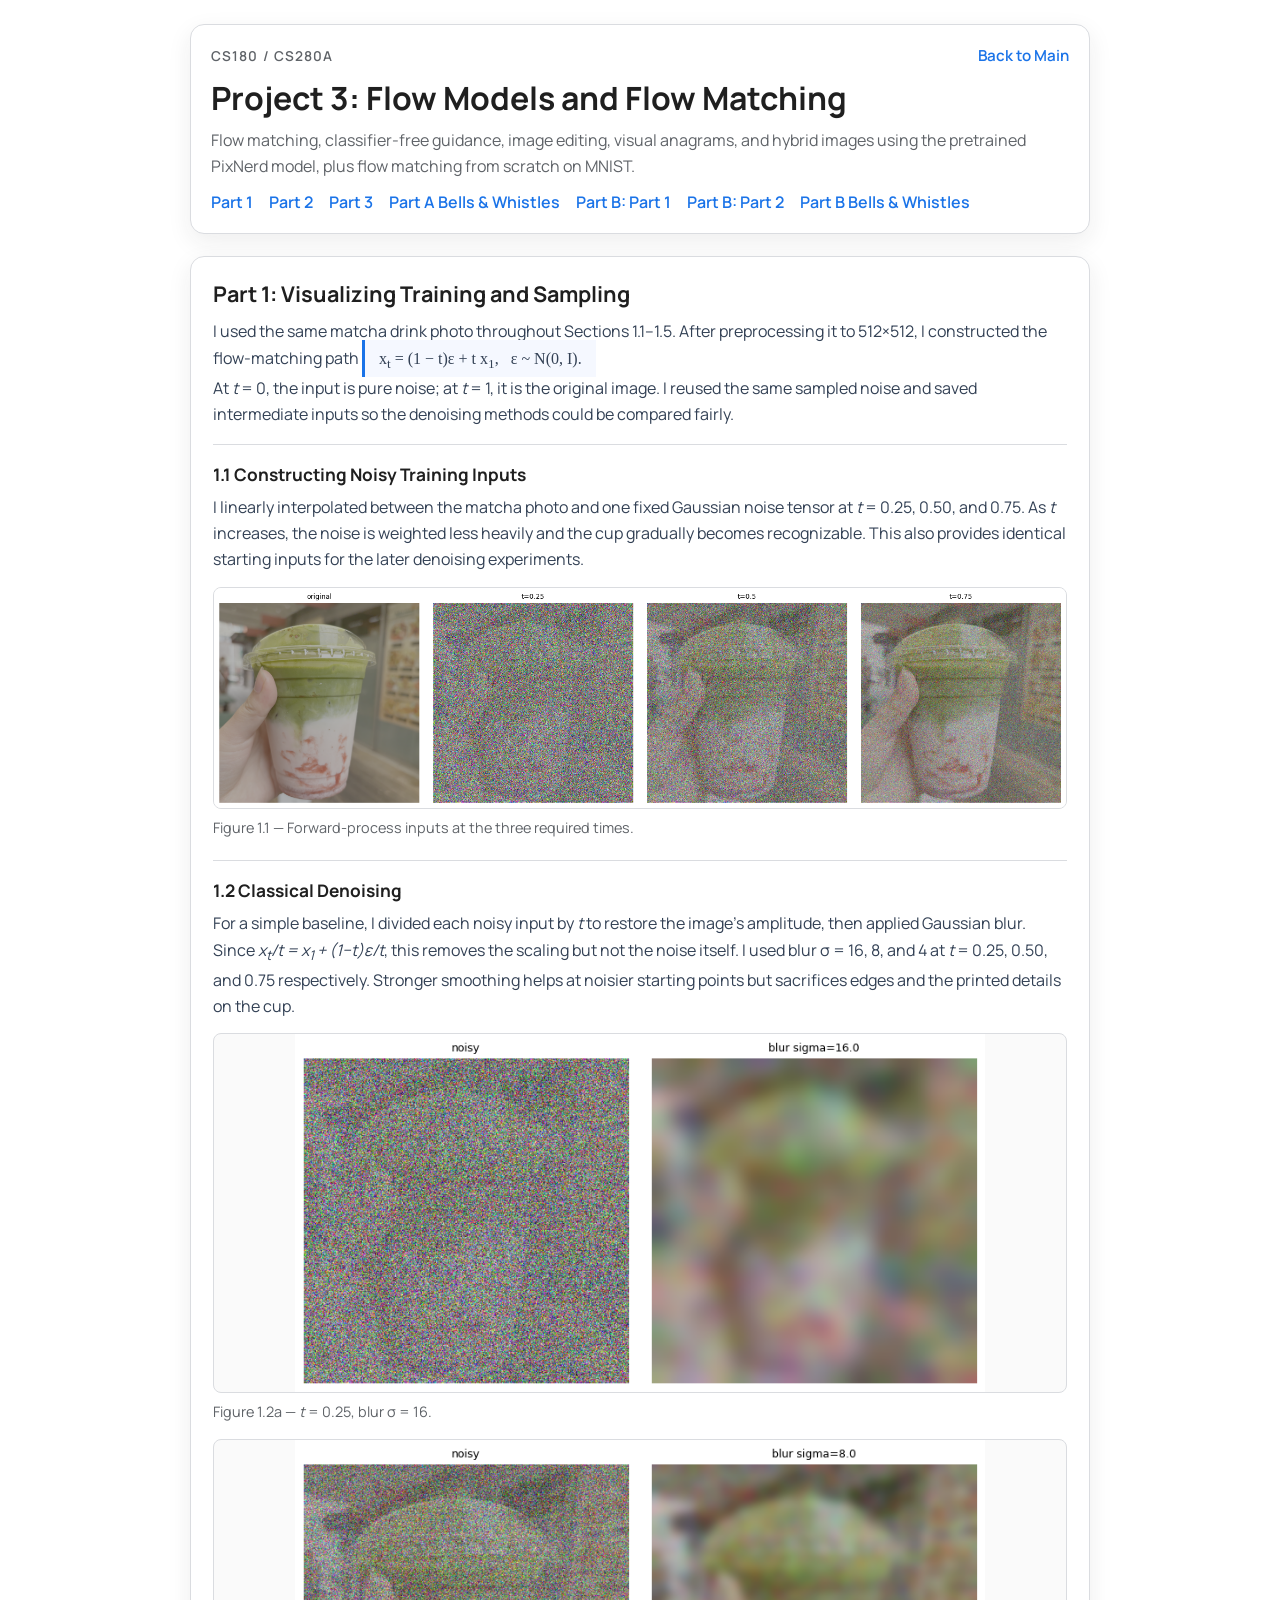
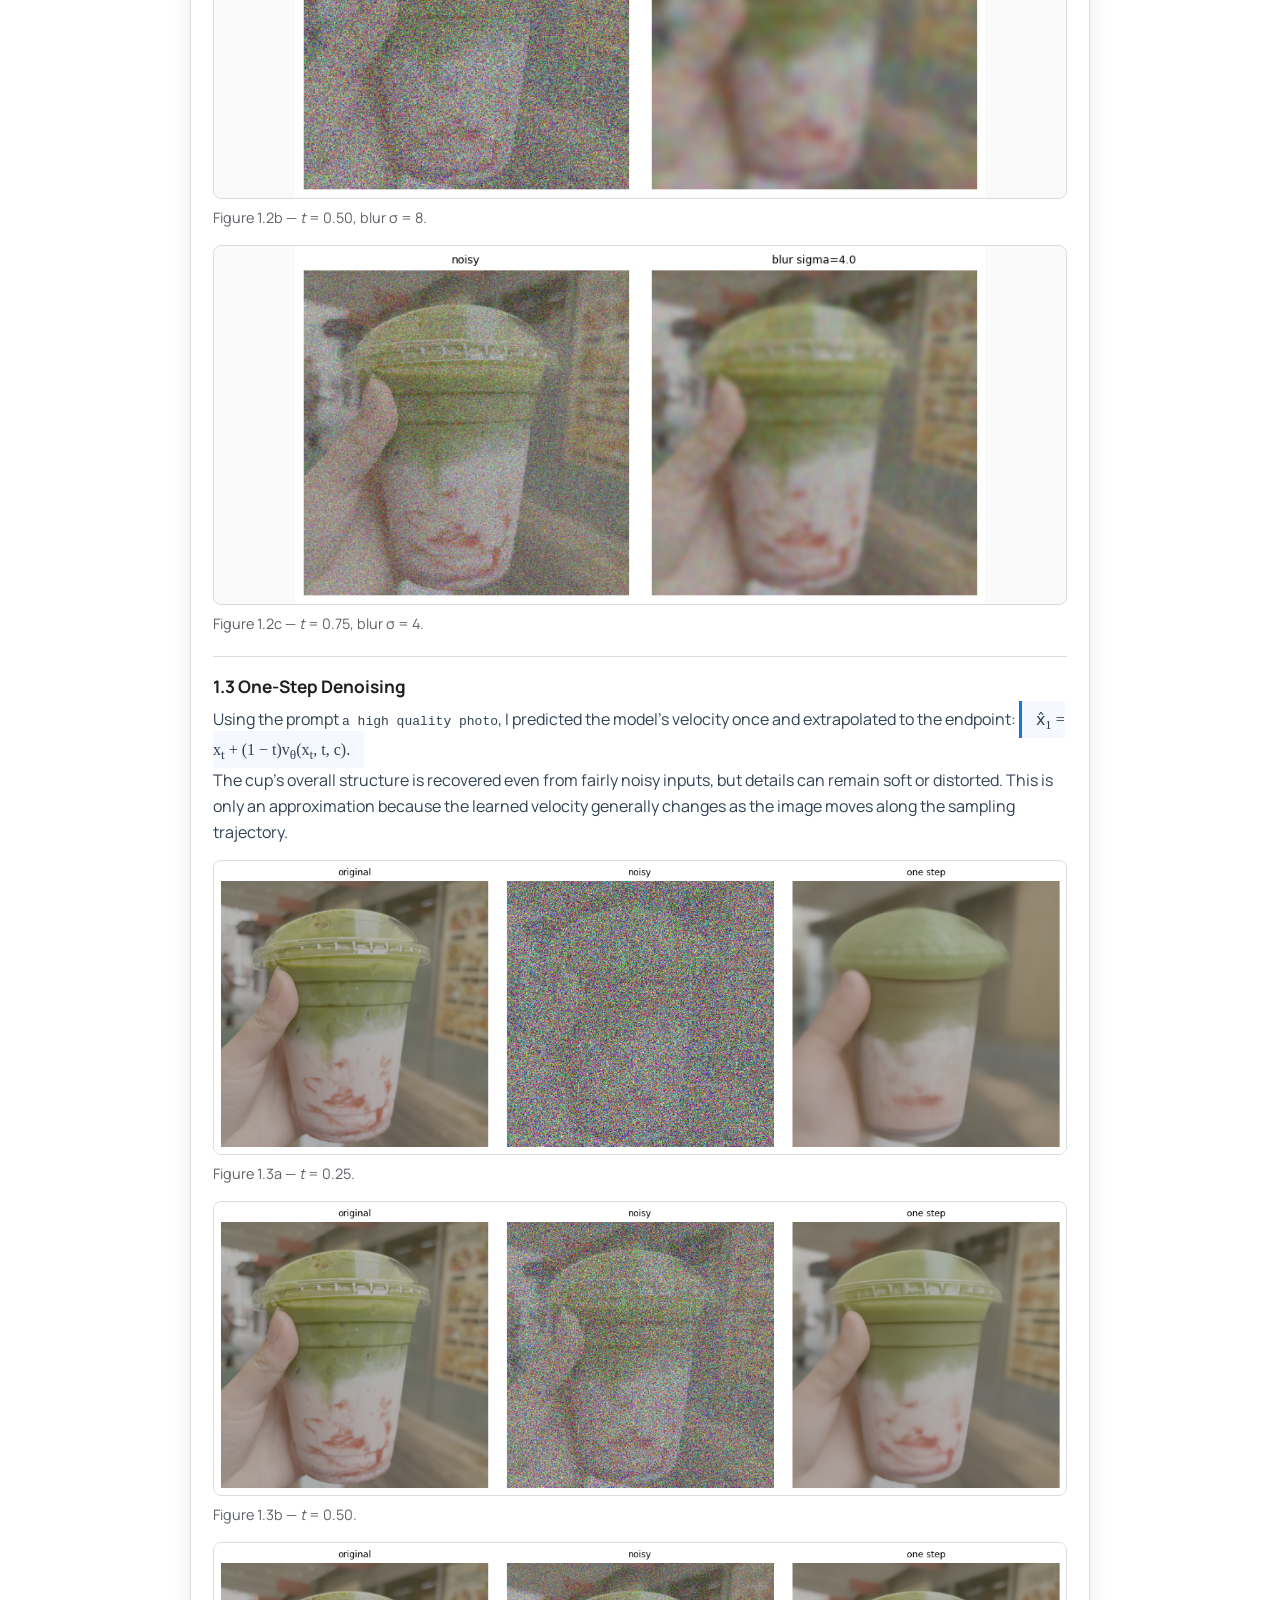
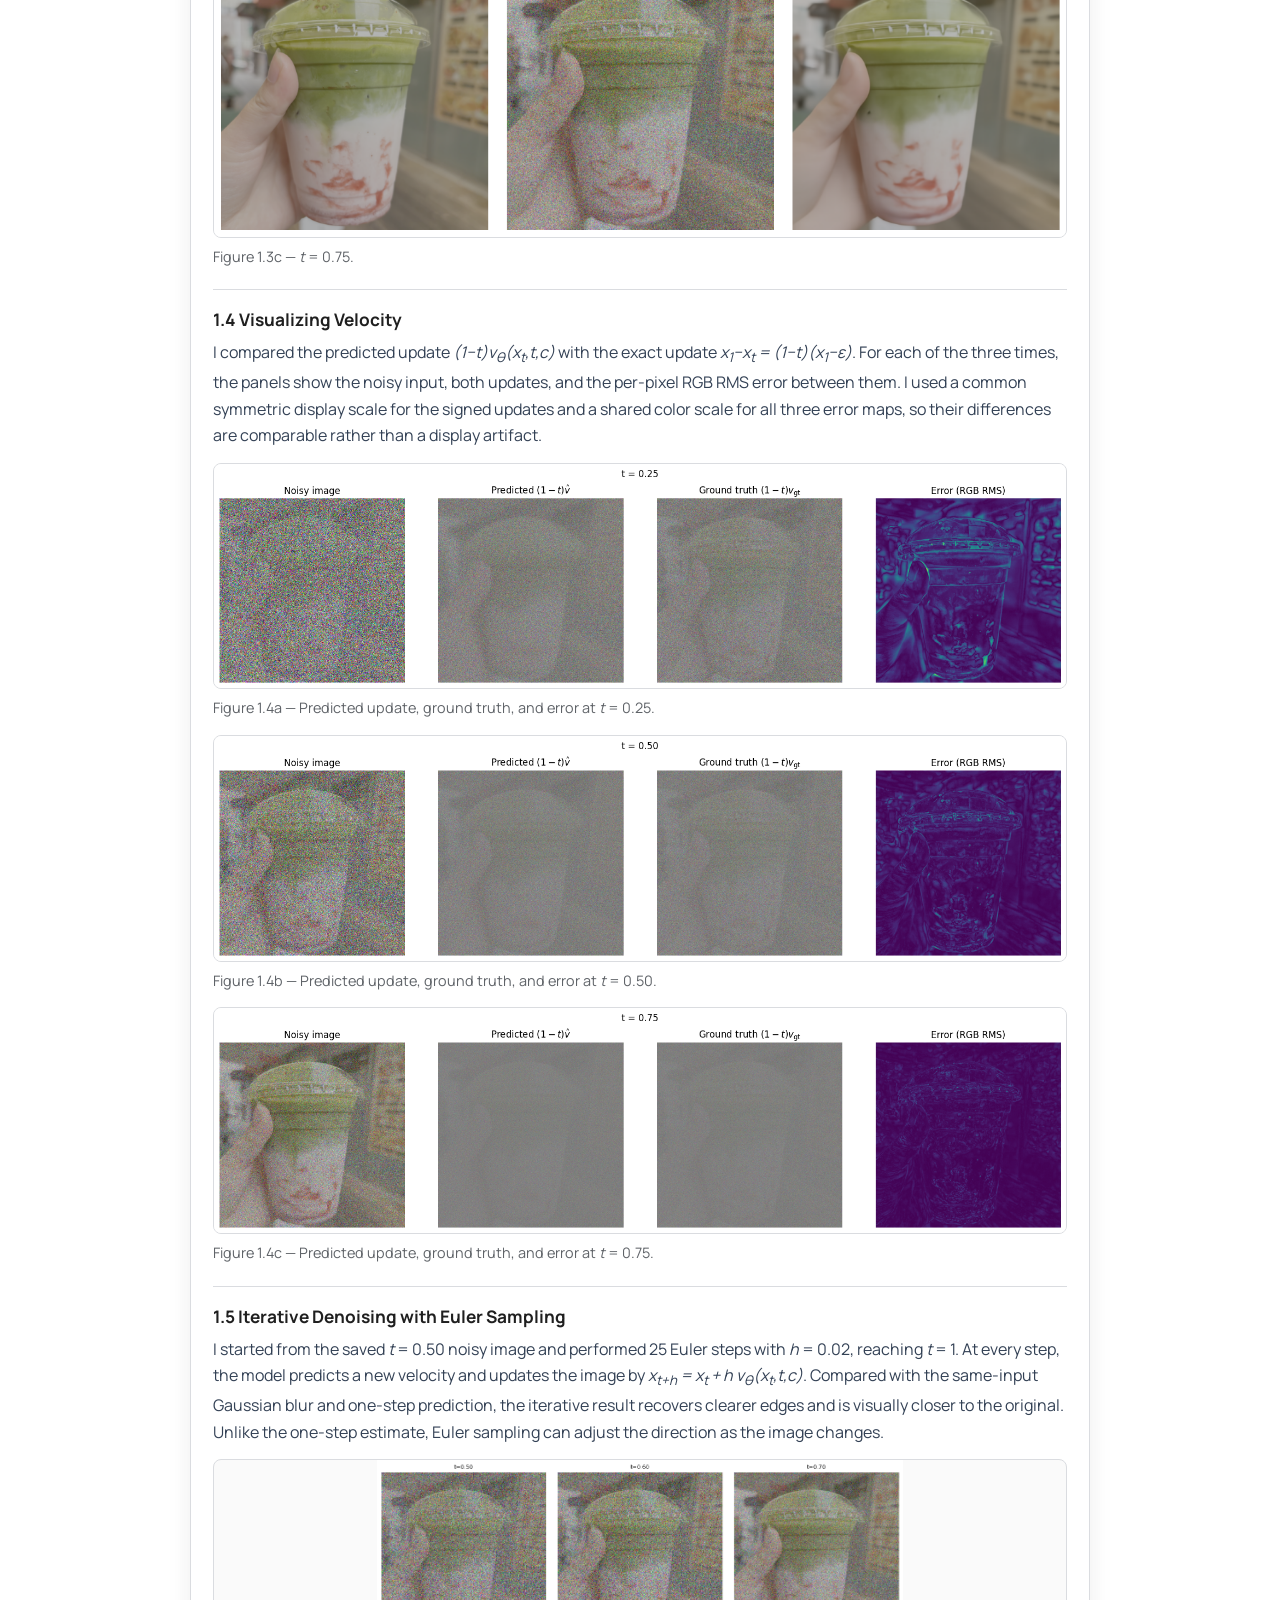
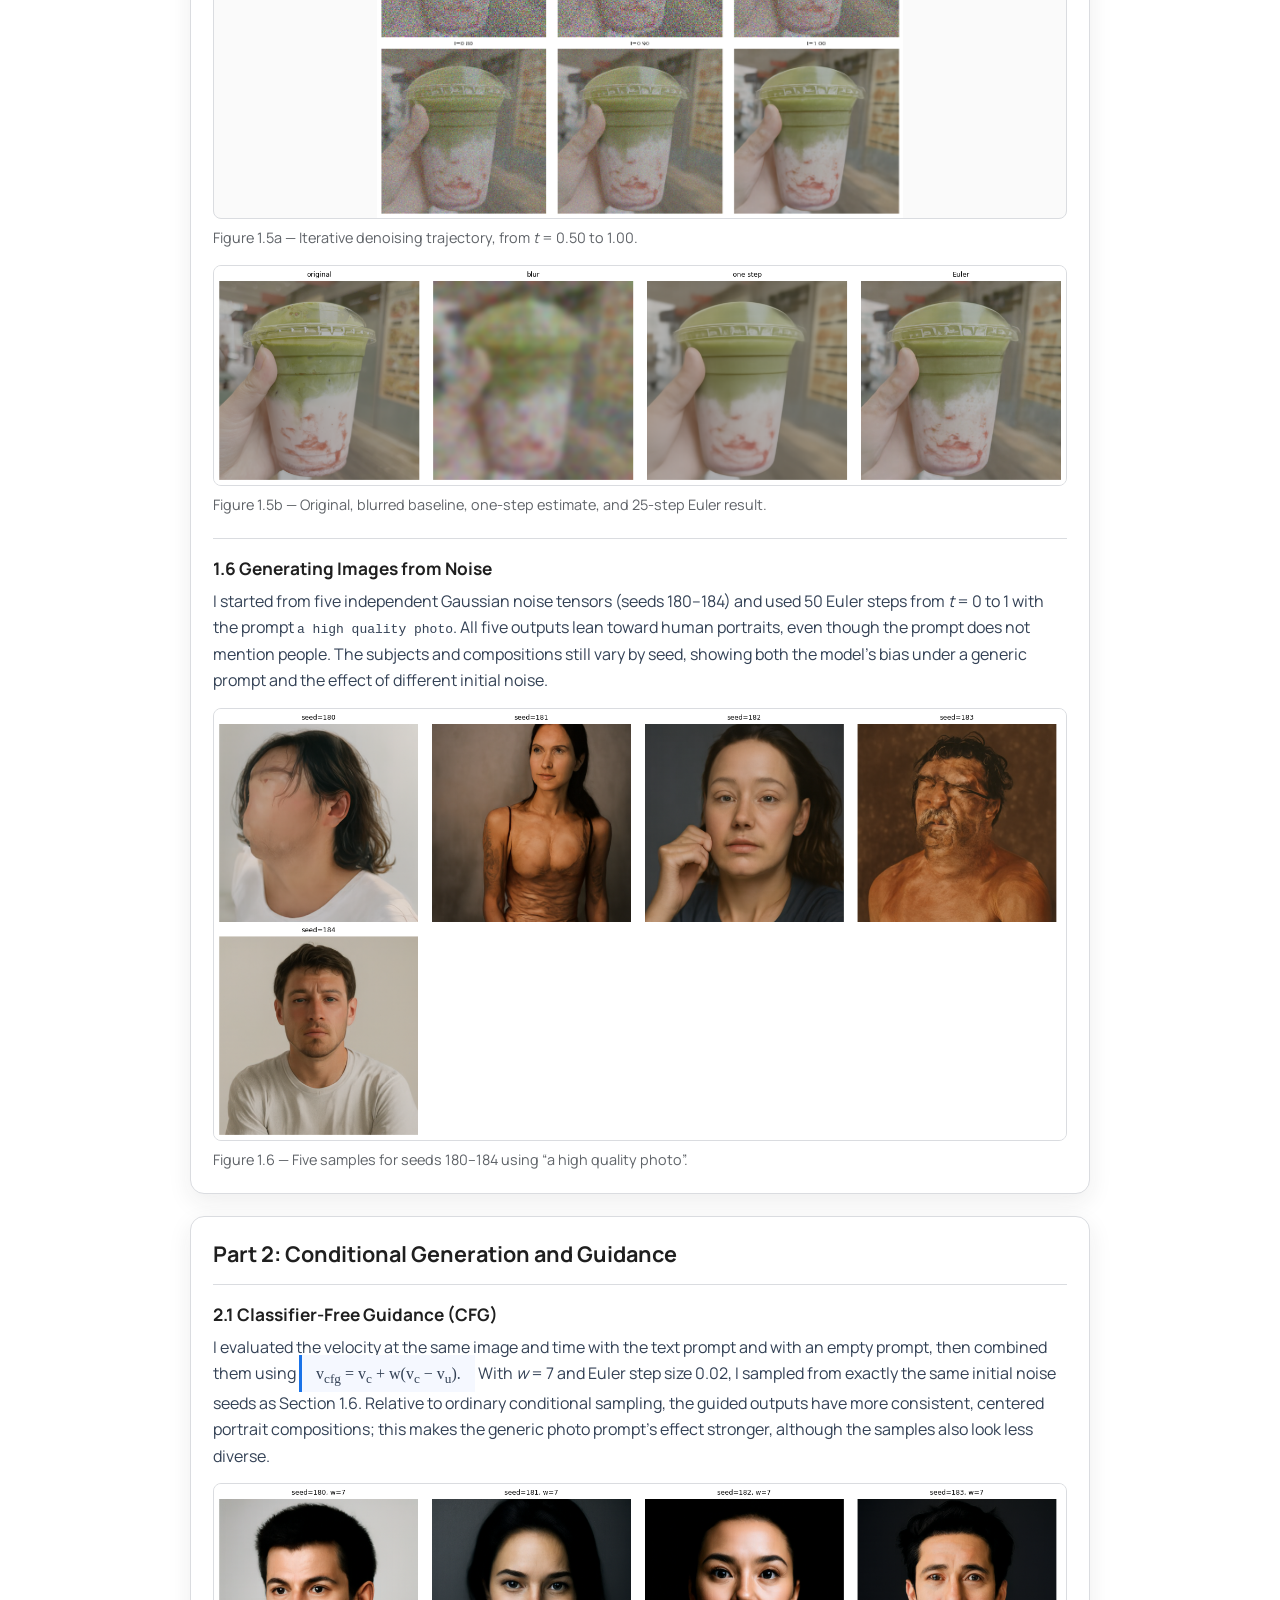
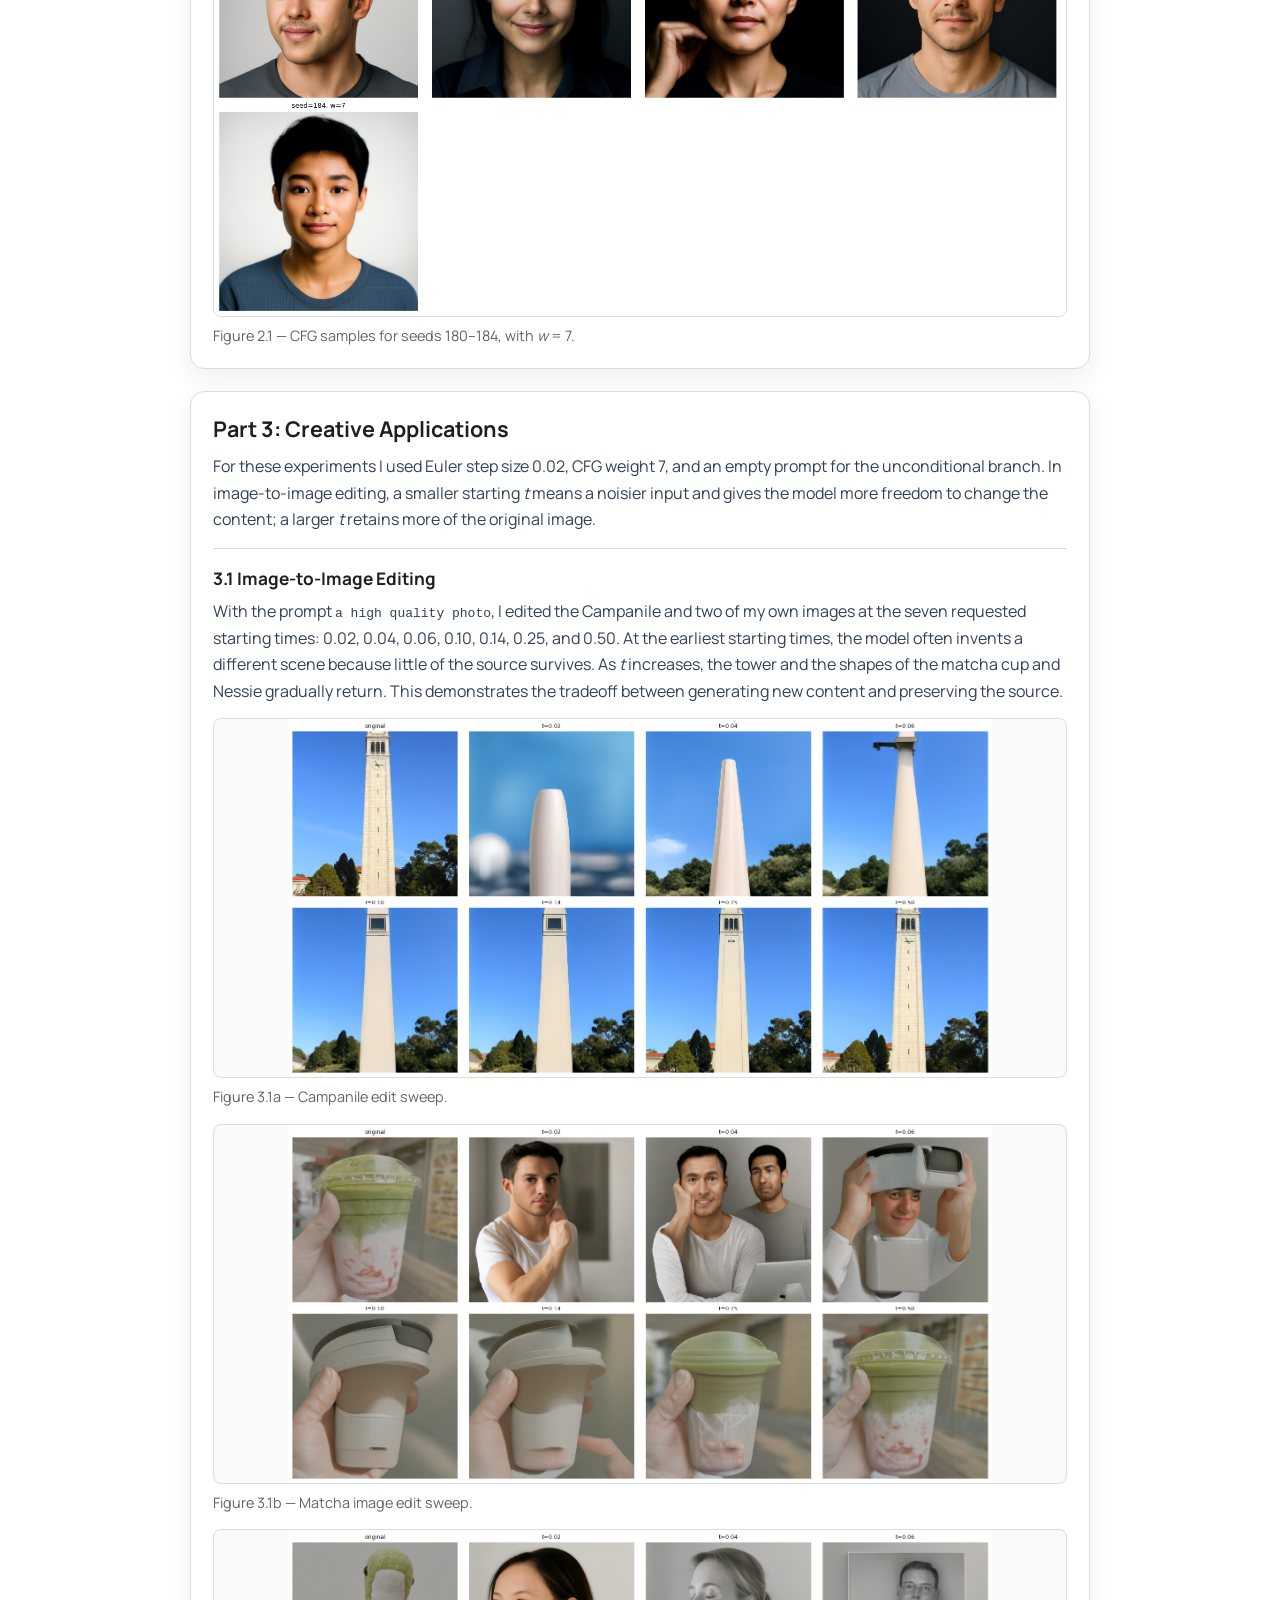
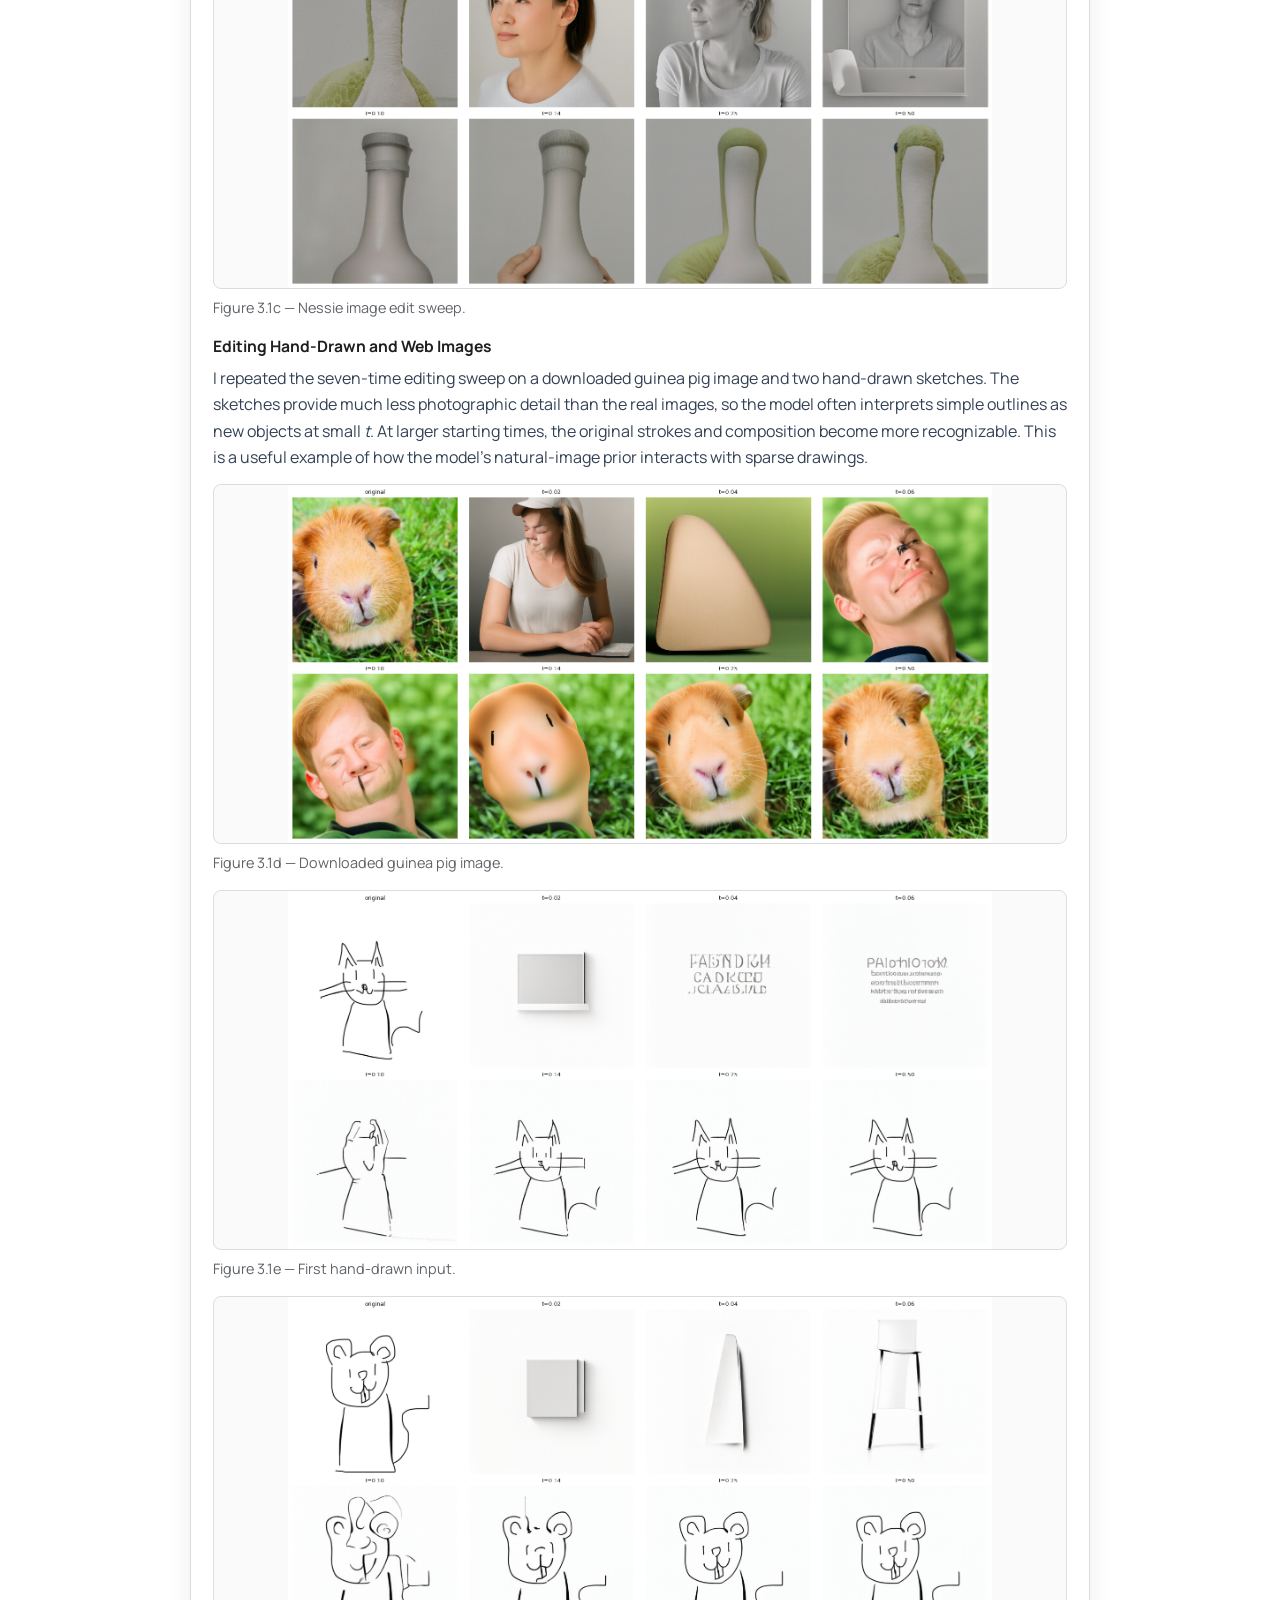
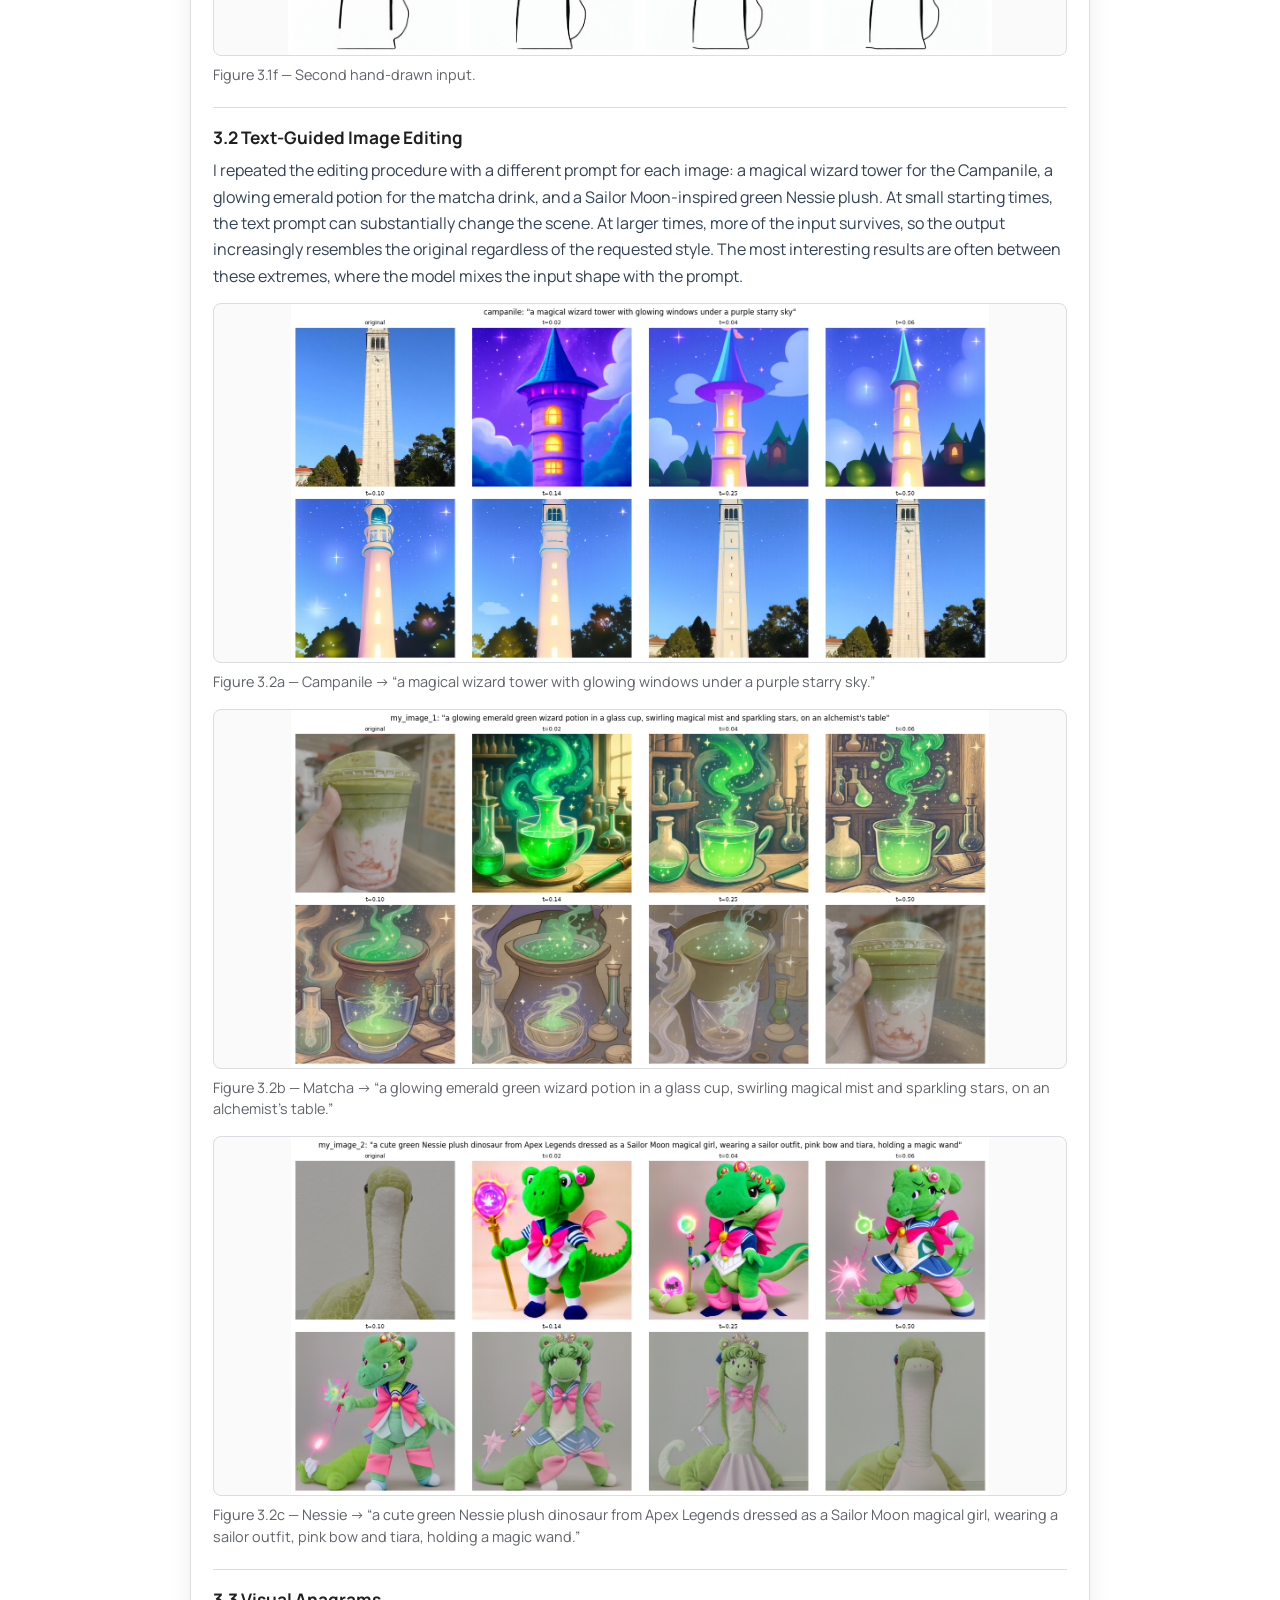
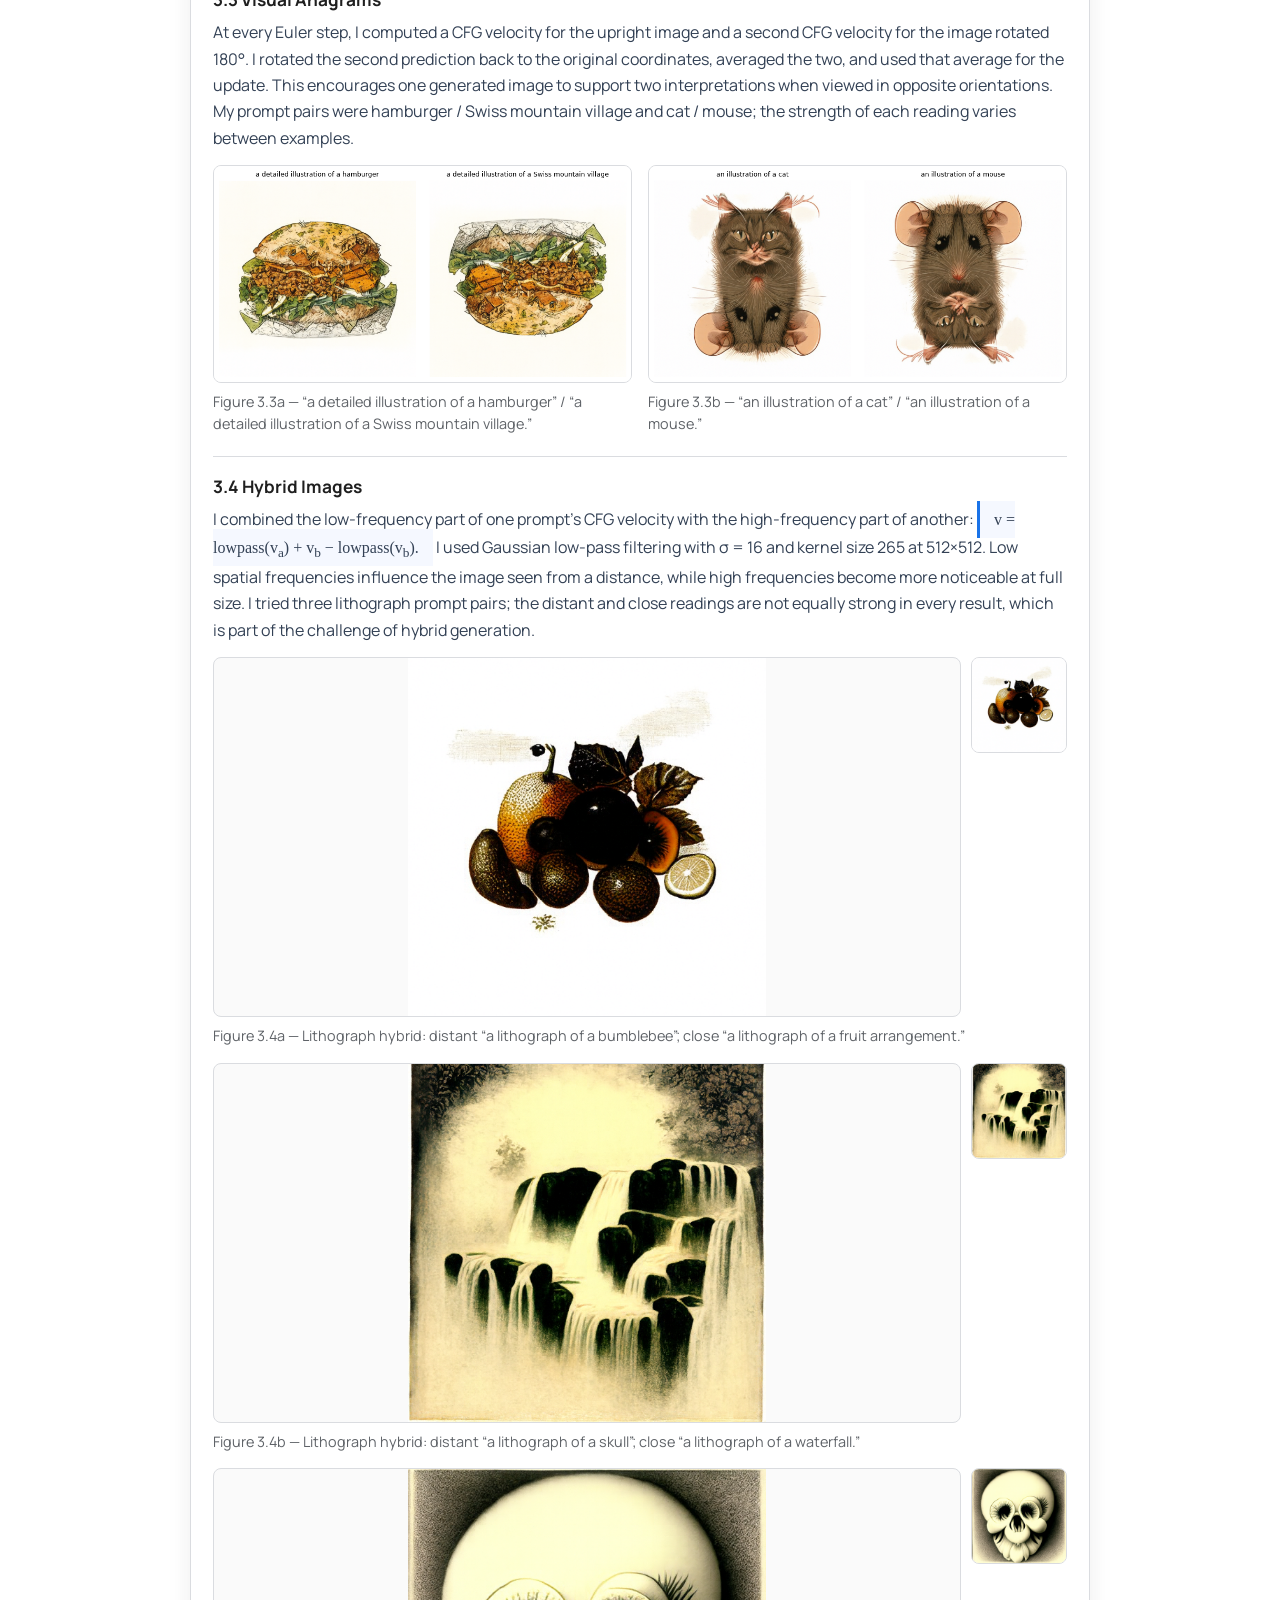
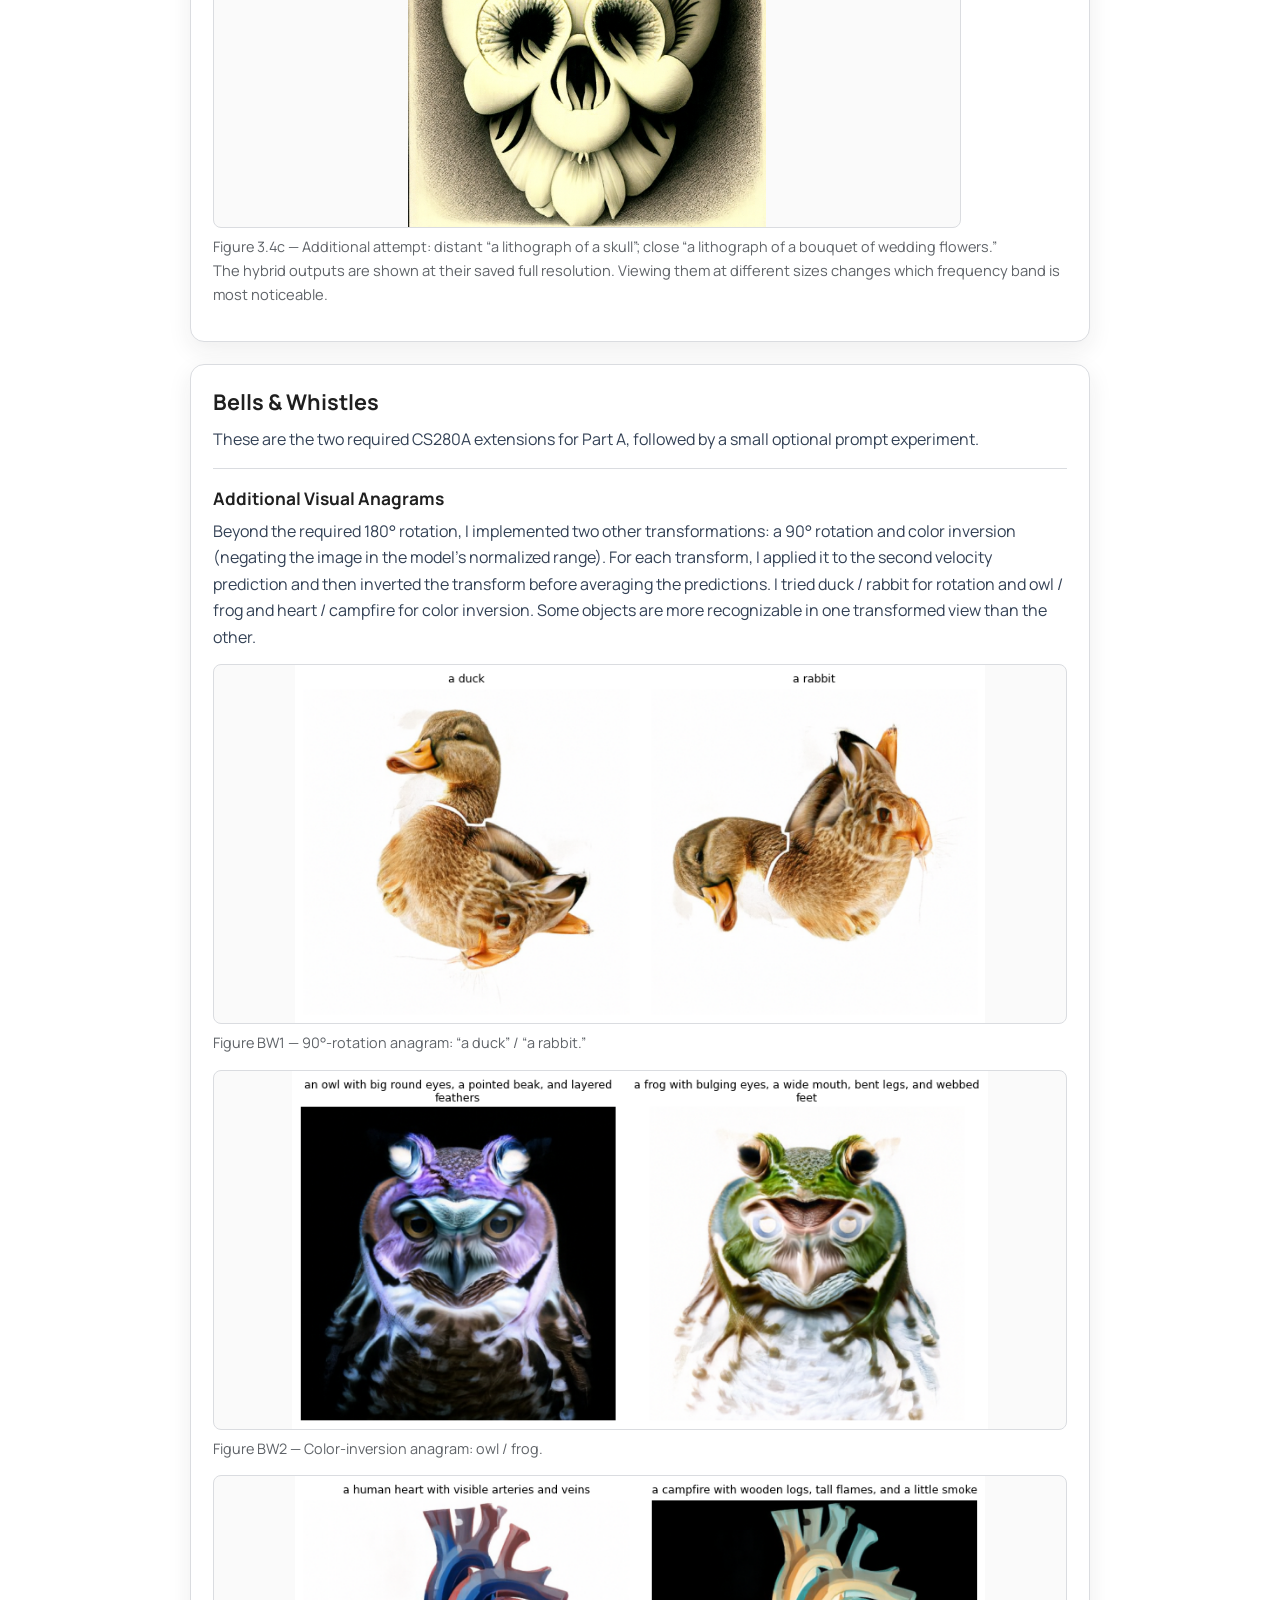
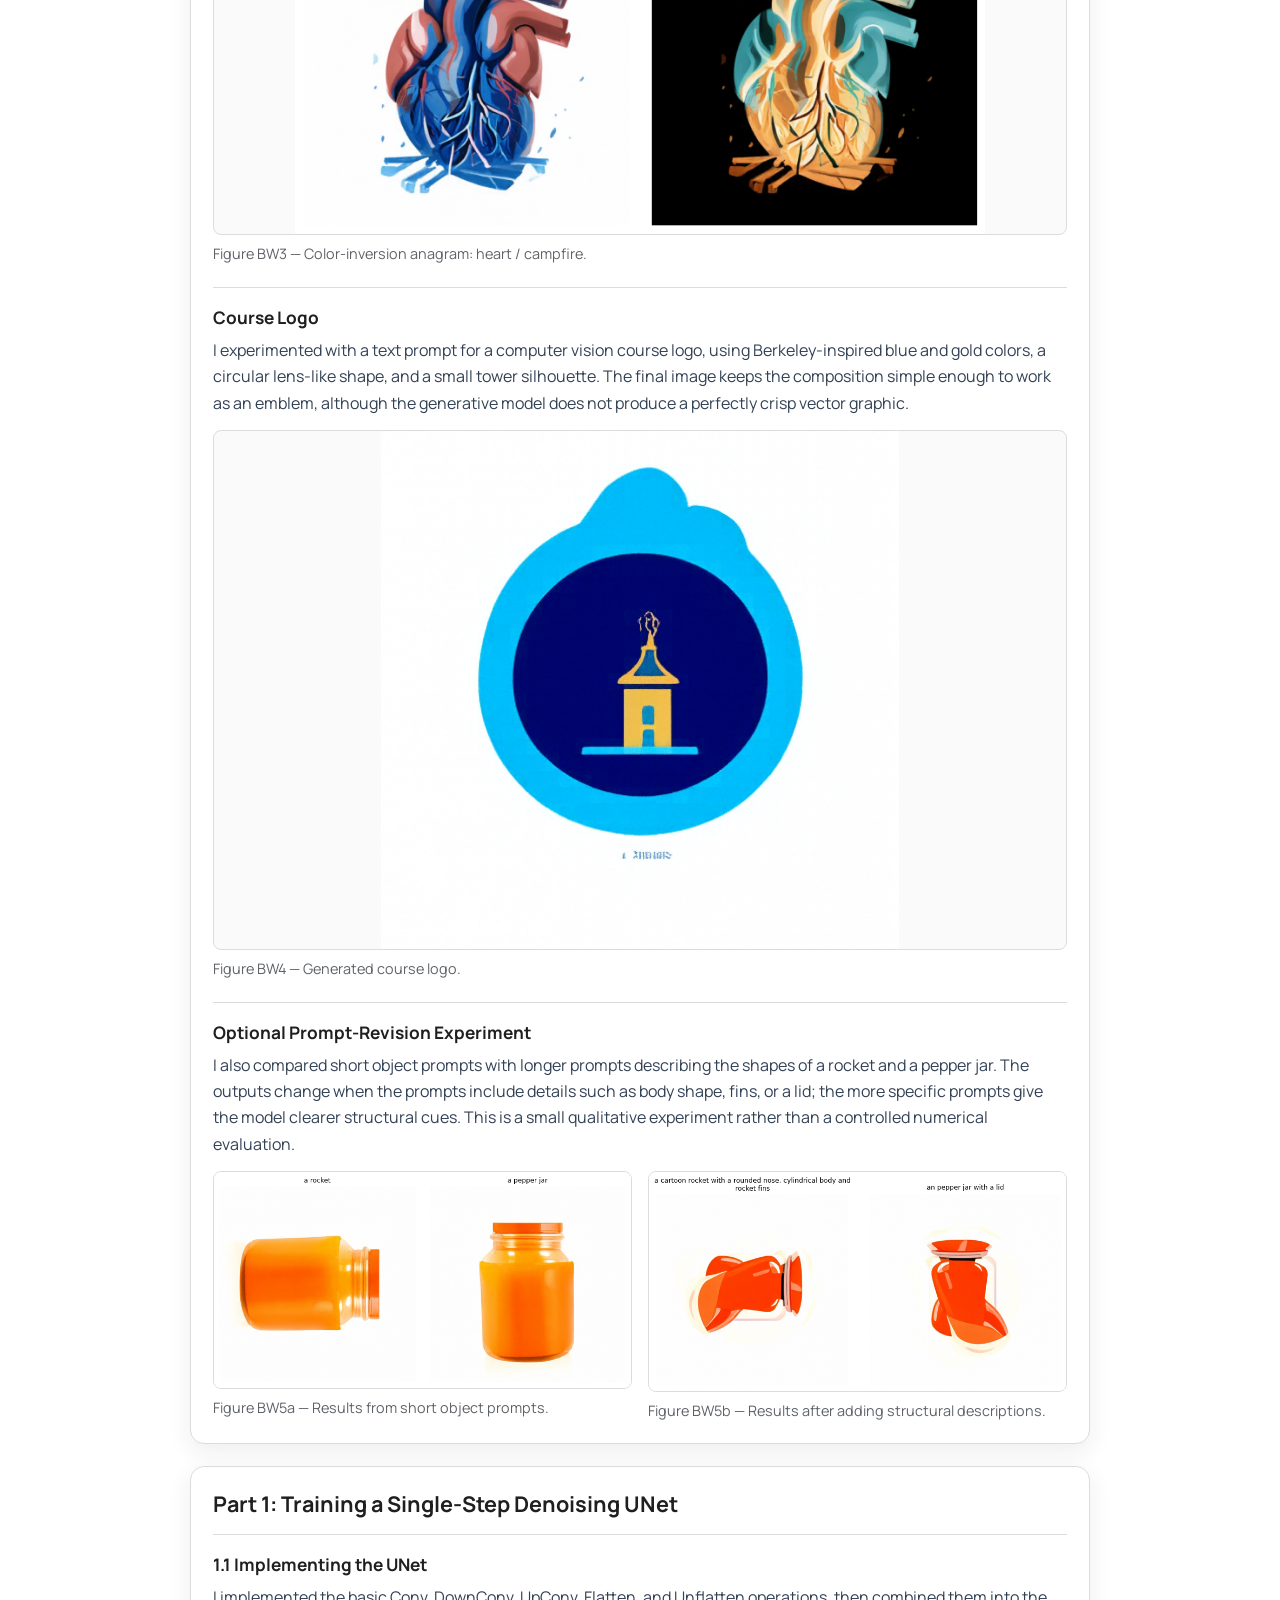
<file: 3/index.html>
<!DOCTYPE html>
<html lang="en">
<head>
    <meta charset="UTF-8" />
    <meta name="viewport" content="width=device-width, initial-scale=1.0" />
    <title>CS180/CS280A Project 3</title>
    <link rel="stylesheet" href="../styles/project.css" />
    <style>
        .report {
            display: grid;
            gap: 22px;
        }

        .section-card {
            border: 1px solid var(--border);
            border-radius: 14px;
            background: var(--surface);
            box-shadow: var(--shadow);
            padding: 22px;
        }

        .section-card h2 {
            margin: 0 0 10px;
            font-size: 1.35rem;
        }

        .section-card h3 {
            margin: 22px 0 8px;
            padding-top: 18px;
            border-top: 1px solid var(--border);
            font-size: 1.08rem;
        }

        .section-card h3:first-of-type {
            margin-top: 16px;
        }

        .section-card h4 {
            margin: 16px 0 8px;
            font-size: 0.98rem;
        }

        .section-card p,
        .section-card li {
            color: #334155;
            line-height: 1.65;
        }

        .section-card p {
            margin: 0 0 12px;
        }

        .section-card ul {
            margin: 8px 0 12px;
            padding-left: 22px;
        }

        .formula {
            margin: 12px 0 16px;
            padding: 10px 14px;
            border-left: 3px solid var(--primary);
            background: #f5f8ff;
            font-family: Georgia, serif;
            text-align: center;
        }

        .figure {
            margin: 14px 0 0;
        }

        .figure img {
            display: block;
            width: 100%;
            max-height: 520px;
            object-fit: contain;
            border: 1px solid var(--border);
            border-radius: 8px;
            background: #fafafa;
        }

        .figure figcaption {
            margin-top: 8px;
            color: var(--muted);
            font-size: 0.9rem;
            line-height: 1.5;
        }

        .figure-grid {
            display: grid;
            grid-template-columns: repeat(2, minmax(0, 1fr));
            gap: 16px;
            margin-top: 14px;
        }

        .figure-grid.three {
            grid-template-columns: repeat(3, minmax(0, 1fr));
        }

        .figure-grid .figure {
            margin: 0;
        }

        .figure-grid .figure img {
            max-height: 360px;
        }

        .hybrid-views {
            display: grid;
            grid-template-columns: minmax(0, 1fr) 96px;
            gap: 10px;
            align-items: start;
        }

        .hybrid-views img.reduced {
            width: 96px;
            height: 96px;
            object-fit: cover;
        }

        .toc {
            display: flex;
            flex-wrap: wrap;
            gap: 8px 16px;
            margin: 12px 0 0;
        }

        .toc a {
            color: var(--primary);
            font-weight: 600;
            text-decoration: none;
        }

        .note {
            color: var(--muted) !important;
            font-size: 0.92rem;
        }

        @media (max-width: 680px) {
            .figure-grid,
            .figure-grid.three {
                grid-template-columns: 1fr;
            }
        }

        @media print {
            .section-card {
                box-shadow: none;
            }
        }
    </style>
</head>
<body>
    <main class="container">
        <header class="header">
            <div class="topline">
                <p class="badge">CS180 / CS280A</p>
                <a class="home-link" href="../index.html">Back to Main</a>
            </div>
            <h1>Project 3: Flow Models and Flow Matching</h1>
            <p class="desc">
                Flow matching, classifier-free guidance, image editing, visual anagrams,
                and hybrid images using the pretrained PixNerd model, plus flow matching from scratch on MNIST.
            </p>
            <nav class="toc" aria-label="Report sections">
                <a href="#part1">Part 1</a>
                <a href="#part2">Part 2</a>
                <a href="#part3">Part 3</a>
                <a href="#bells">Part A Bells &amp; Whistles</a>
                <a href="#part1b">Part B: Part 1</a>
                <a href="#part2b">Part B: Part 2</a>
                <a href="#bellsb">Part B Bells &amp; Whistles</a>
            </nav>
        </header>

        <section class="report">
            <article class="section-card" id="part1">
                <h2>Part 1: Visualizing Training and Sampling</h2>
                <p>
                    I used the same matcha drink photo throughout Sections 1.1–1.5. After preprocessing it to 512×512, I constructed the flow-matching path
<span class="formula">x<sub>t</sub> = (1 − t)ε + t x<sub>1</sub>, &nbsp; ε ~ N(0, I).</span>
<br>At <em>t</em> = 0, the input is pure noise; at <em>t</em> = 1, it is the original image. I reused the same sampled noise and saved intermediate inputs so the denoising methods could be compared fairly.
                </p>

                <h3>1.1 Constructing Noisy Training Inputs</h3>
                <p>
                    I linearly interpolated between the matcha photo and one fixed Gaussian noise tensor at <em>t</em> = 0.25, 0.50, and 0.75. As <em>t</em> increases, the noise is weighted less heavily and the cup gradually becomes recognizable. This also provides identical starting inputs for the later denoising experiments.
                </p>
                <figure class="figure">
                    <img src="data/p1/1.1.png" alt="Original matcha image and noisy inputs at t 0.25, 0.5, and 0.75" />
                    <figcaption>Figure 1.1 — Forward-process inputs at the three required times.</figcaption>
                </figure>

                <h3>1.2 Classical Denoising</h3>
                <p>
                    For a simple baseline, I divided each noisy input by <em>t</em> to restore the image's amplitude, then applied Gaussian blur. Since <em>x<sub>t</sub>/t = x<sub>1</sub> + (1−t)ε/t</em>, this removes the scaling but not the noise itself. I used blur σ = 16, 8, and 4 at <em>t</em> = 0.25, 0.50, and 0.75 respectively. Stronger smoothing helps at noisier starting points but sacrifices edges and the printed details on the cup.
                </p>
                <div class="figure-grid three" style="grid-template-columns: 1fr;">
    <figure class="figure">
        <img src="data/p1/1.21.png" alt="Gaussian denoising at t 0.25 with sigma 16" />
        <figcaption>Figure 1.2a — <em>t</em> = 0.25, blur σ = 16.</figcaption>
    </figure>
    <figure class="figure">
        <img src="data/p1/1.22.png" alt="Gaussian denoising at t 0.5 with sigma 8" />
        <figcaption>Figure 1.2b — <em>t</em> = 0.50, blur σ = 8.</figcaption>
    </figure>
    <figure class="figure">
        <img src="data/p1/1.23.png" alt="Gaussian denoising at t 0.75 with sigma 4" />
        <figcaption>Figure 1.2c — <em>t</em> = 0.75, blur σ = 4.</figcaption>
    </figure>
</div>

                <h3>1.3 One-Step Denoising</h3>
                <p>
                    Using the prompt <code>a high quality photo</code>, I predicted the model's velocity once and extrapolated to the endpoint:
<span class="formula">x̂<sub>1</sub> = x<sub>t</sub> + (1 − t)v<sub>θ</sub>(x<sub>t</sub>, t, c).</span>
<br>The cup's overall structure is recovered even from fairly noisy inputs, but details can remain soft or distorted. This is only an approximation because the learned velocity generally changes as the image moves along the sampling trajectory.
                </p>
                <div class="figure-grid three" style="grid-template-columns: 1fr;">
    <figure class="figure">
        <img src="data/p1/1.31.png" alt="One-step denoising at t 0.25" />
        <figcaption>Figure 1.3a — <em>t</em> = 0.25.</figcaption>
    </figure>
    <figure class="figure">
        <img src="data/p1/1.32.png" alt="One-step denoising at t 0.5" />
        <figcaption>Figure 1.3b — <em>t</em> = 0.50.</figcaption>
    </figure>
    <figure class="figure">
        <img src="data/p1/1.33.png" alt="One-step denoising at t 0.75" />
        <figcaption>Figure 1.3c — <em>t</em> = 0.75.</figcaption>
    </figure>
</div>

                <h3>1.4 Visualizing Velocity</h3>
                <p>
                    I compared the predicted update <em>(1−t)v<sub>θ</sub>(x<sub>t</sub>,t,c)</em> with the exact update <em>x<sub>1</sub>−x<sub>t</sub> = (1−t)(x<sub>1</sub>−ε)</em>. For each of the three times, the panels show the noisy input, both updates, and the per-pixel RGB RMS error between them. I used a common symmetric display scale for the signed updates and a shared color scale for all three error maps, so their differences are comparable rather than a display artifact.
                </p>
                <div class="figure-grid" style="grid-template-columns: 1fr;">
    <figure class="figure">
        <img src="data/p1/1.41.png" alt="Velocity visualization at t 0.25" />
        <figcaption>Figure 1.4a — Predicted update, ground truth, and error at <em>t</em> = 0.25.</figcaption>
    </figure>
    <figure class="figure">
        <img src="data/p1/1.42.png" alt="Velocity visualization at t 0.5" />
        <figcaption>Figure 1.4b — Predicted update, ground truth, and error at <em>t</em> = 0.50.</figcaption>
    </figure>
    <figure class="figure">
        <img src="data/p1/1.43.png" alt="Velocity visualization at t 0.75" />
        <figcaption>Figure 1.4c — Predicted update, ground truth, and error at <em>t</em> = 0.75.</figcaption>
    </figure>
</div>

                <h3>1.5 Iterative Denoising with Euler Sampling</h3>
                <p>
                    I started from the saved <em>t</em> = 0.50 noisy image and performed 25 Euler steps with <em>h</em> = 0.02, reaching <em>t</em> = 1. At every step, the model predicts a new velocity and updates the image by <em>x<sub>t+h</sub> = x<sub>t</sub> + h v<sub>θ</sub>(x<sub>t</sub>,t,c)</em>. Compared with the same-input Gaussian blur and one-step prediction, the iterative result recovers clearer edges and is visually closer to the original. Unlike the one-step estimate, Euler sampling can adjust the direction as the image changes.
                </p>
                <div class="figure-grid two" style="grid-template-columns: 1fr;">
    <figure class="figure">
        <img src="data/p1/1.51.png" alt="Euler denoising trajectory from t 0.50 to t 1.00" />
        <figcaption>Figure 1.5a — Iterative denoising trajectory, from <em>t</em> = 0.50 to 1.00.</figcaption>
    </figure>

    <figure class="figure">
        <img src="data/p1/1.53.png" alt="Comparison of original, blur, one-step, and Euler denoising" />
        <figcaption>Figure 1.5b — Original, blurred baseline, one-step estimate, and 25-step Euler result.</figcaption>
    </figure>
</div>

                <h3>1.6 Generating Images from Noise</h3>
                <p>
                    I started from five independent Gaussian noise tensors (seeds 180–184) and used 50 Euler steps from <em>t</em> = 0 to 1 with the prompt <code>a high quality photo</code>. All five outputs lean toward human portraits, even though the prompt does not mention people. The subjects and compositions still vary by seed, showing both the model's bias under a generic prompt and the effect of different initial noise.
                </p>
                <figure class="figure">
                    <img src="data/p1/1.6.png" alt="Five images generated from noise with seeds 180 through 184" />
                    <figcaption>Figure 1.6 — Five samples for seeds 180–184 using “a high quality photo”.</figcaption>
                </figure>
            </article>

            <article class="section-card" id="part2">
                <h2>Part 2: Conditional Generation and Guidance</h2>
                <h3>2.1 Classifier-Free Guidance (CFG)</h3>
                <p>
                    I evaluated the velocity at the same image and time with the text prompt and with an empty prompt, then combined them using
<span class="formula">v<sub>cfg</sub> = v<sub>c</sub> + w(v<sub>c</sub> − v<sub>u</sub>).</span>
With <em>w</em> = 7 and Euler step size 0.02, I sampled from exactly the same initial noise seeds as Section 1.6. Relative to ordinary conditional sampling, the guided outputs have more consistent, centered portrait compositions; this makes the generic photo prompt's effect stronger, although the samples also look less diverse.
                </p>
                <figure class="figure">
                    <img src="data/p1/2.1.png" alt="Five classifier-free guidance samples with weight 7" />
                    <figcaption>Figure 2.1 — CFG samples for seeds 180–184, with <em>w</em> = 7.</figcaption>
                </figure>
            </article>

            <article class="section-card" id="part3">
                <h2>Part 3: Creative Applications</h2>
                <p>
                    For these experiments I used Euler step size 0.02, CFG weight 7, and an empty prompt for the unconditional branch. In image-to-image editing, a smaller starting <em>t</em> means a noisier input and gives the model more freedom to change the content; a larger <em>t</em> retains more of the original image.
                </p>

                <h3>3.1 Image-to-Image Editing</h3>
                <p>
                    With the prompt <code>a high quality photo</code>, I edited the Campanile and two of my own images at the seven requested starting times: 0.02, 0.04, 0.06, 0.10, 0.14, 0.25, and 0.50. At the earliest starting times, the model often invents a different scene because little of the source survives. As <em>t</em> increases, the tower and the shapes of the matcha cup and Nessie gradually return. This demonstrates the tradeoff between generating new content and preserving the source.
                </p>
                <div class="figure-grid three" style="grid-template-columns: 1fr;">

                    <figure class="figure">
                        <img src="data/p1/3.1campile.png" alt="Campanile image-to-image edits across seven starting times" />
                        <figcaption>Figure 3.1a — Campanile edit sweep.</figcaption>
                    </figure>
                    <figure class="figure">
                        <img src="data/p1/3.1matcha.png" alt="Matcha image-to-image edits across seven starting times" />
                        <figcaption>Figure 3.1b — Matcha image edit sweep.</figcaption>
                    </figure>
                    <figure class="figure">
                        <img src="data/p1/3.1nessie.png" alt="Nessie image-to-image edits across seven starting times" />
                        <figcaption>Figure 3.1c — Nessie image edit sweep.</figcaption>
                    </figure>
                </div>

                <h4>Editing Hand-Drawn and Web Images</h4>
                <p>
                    I repeated the seven-time editing sweep on a downloaded guinea pig image and two hand-drawn sketches. The sketches provide much less photographic detail than the real images, so the model often interprets simple outlines as new objects at small <em>t</em>. At larger starting times, the original strokes and composition become more recognizable. This is a useful example of how the model's natural-image prior interacts with sparse drawings.
                </p>
                <div class="figure-grid three" style="grid-template-columns: 1fr;">

                    <figure class="figure">
                        <img src="data/p1/3.1webguineapig.png" alt="Web guinea pig image edited across seven starting times" />
                        <figcaption>Figure 3.1d — Downloaded guinea pig image.</figcaption>
                    </figure>
                    <figure class="figure">
                        <img src="data/p1/3.1handdraw1.png" alt="First hand-drawn image edited across seven starting times" />
                        <figcaption>Figure 3.1e — First hand-drawn input.</figcaption>
                    </figure>
                    <figure class="figure">
                        <img src="data/p1/3.1handdraw2.png" alt="Second hand-drawn image edited across seven starting times" />
                        <figcaption>Figure 3.1f — Second hand-drawn input.</figcaption>
                    </figure>
                </div>

                <h3>3.2 Text-Guided Image Editing</h3>
                <p>
                    I repeated the editing procedure with a different prompt for each image: a magical wizard tower for the Campanile, a glowing emerald potion for the matcha drink, and a Sailor Moon-inspired green Nessie plush. At small starting times, the text prompt can substantially change the scene. At larger times, more of the input survives, so the output increasingly resembles the original regardless of the requested style. The most interesting results are often between these extremes, where the model mixes the input shape with the prompt.
                </p>
                <div class="figure-grid three" style="grid-template-columns: 1fr;">

                    <figure class="figure">
                        <img src="data/p1/3.2campnile.png" alt="Text-guided Campanile edits using a magical wizard tower prompt" />
                        <figcaption>Figure 3.2a — Campanile → “a magical wizard tower with glowing windows under a purple starry sky.”</figcaption>
                    </figure>
                    <figure class="figure">
                        <img src="data/p1/3.2matcha.png" alt="Text-guided matcha edits using a magical potion prompt" />
                        <figcaption>Figure 3.2b — Matcha → “a glowing emerald green wizard potion in a glass cup, swirling magical mist and sparkling stars, on an alchemist's table.”</figcaption>
                    </figure>
                    <figure class="figure">
                        <img src="data/p1/3.2nessie.png" alt="Text-guided Nessie edits using a Sailor Moon prompt" />
                        <figcaption>Figure 3.2c — Nessie → “a cute green Nessie plush dinosaur from Apex Legends dressed as a Sailor Moon magical girl, wearing a sailor outfit, pink bow and tiara, holding a magic wand.”</figcaption>
                    </figure>
                </div>

                <h3>3.3 Visual Anagrams</h3>
                <p>
                    At every Euler step, I computed a CFG velocity for the upright image and a second CFG velocity for the image rotated 180°. I rotated the second prediction back to the original coordinates, averaged the two, and used that average for the update. This encourages one generated image to support two interpretations when viewed in opposite orientations. My prompt pairs were hamburger / Swiss mountain village and cat / mouse; the strength of each reading varies between examples.
                </p>
                <div class="figure-grid">
                    <figure class="figure">
                        <img src="data/p1/3.3burger.png" alt="Visual anagram of a hamburger and a Swiss mountain village" />
                        <figcaption>Figure 3.3a — “a detailed illustration of a hamburger” / “a detailed illustration of a Swiss mountain village.”</figcaption>
                    </figure>
                    <figure class="figure">
                        <img src="data/p1/3.3cat.png" alt="Visual anagram of a cat and a mouse" />
                        <figcaption>Figure 3.3b — “an illustration of a cat” / “an illustration of a mouse.”</figcaption>
                    </figure>
                </div>

                <h3>3.4 Hybrid Images</h3>
                <p>
                    I combined the low-frequency part of one prompt's CFG velocity with the high-frequency part of another:
<span class="formula">v = lowpass(v<sub>a</sub>) + v<sub>b</sub> − lowpass(v<sub>b</sub>).</span>
I used Gaussian low-pass filtering with σ = 16 and kernel size 265 at 512×512. Low spatial frequencies influence the image seen from a distance, while high frequencies become more noticeable at full size. I tried three lithograph prompt pairs; the distant and close readings are not equally strong in every result, which is part of the challenge of hybrid generation.
                </p>
                <div class="figure-grid three" style="grid-template-columns: 1fr;">

                    <figure class="figure">
                        <div class="hybrid-views">
                            <img src="data/p1/3.41.png" alt="Full-size hybrid image generated from lithograph prompts" />
                            <img class="reduced" src="data/p1/3.41.png" alt="Reduced view of the same hybrid image" />
                        </div>
                        <figcaption>Figure 3.4a — Lithograph hybrid: distant “a lithograph of a bumblebee”; close “a lithograph of a fruit arrangement.”</figcaption>
                    </figure>
                    <figure class="figure">
                        <div class="hybrid-views">
                            <img src="data/p1/3.42.png" alt="Full-size hybrid image combining a skull and waterfall prompt" />
                            <img class="reduced" src="data/p1/3.42.png" alt="Reduced view of the same skull and waterfall hybrid" />
                        </div>
                        <figcaption>Figure 3.4b — Lithograph hybrid: distant “a lithograph of a skull”; close “a lithograph of a waterfall.”</figcaption>
                    </figure>
                    <figure class="figure">
                        <div class="hybrid-views">
                            <img src="data/p1/3.43.png" alt="Full-size additional hybrid image result" />
                            <img class="reduced" src="data/p1/3.43.png" alt="Reduced view of the same additional hybrid image" />
                        </div>
                        <figcaption>Figure 3.4c — Additional attempt: distant “a lithograph of a skull”; close “a lithograph of a bouquet of wedding flowers.”</figcaption>
                    </figure>
                </div>
                <p class="note">
                    The hybrid outputs are shown at their saved full resolution. Viewing them
                    at different sizes changes which frequency band is most noticeable.
                </p>
            </article>

            <article class="section-card" id="bells">
                <h2>Bells &amp; Whistles</h2>
                <p>
                    These are the two required CS280A extensions for Part A, followed by a small optional prompt experiment.
                </p>

                <h3>Additional Visual Anagrams</h3>
                <p>
                    Beyond the required 180° rotation, I implemented two other transformations: a 90° rotation and color inversion (negating the image in the model's normalized range). For each transform, I applied it to the second velocity prediction and then inverted the transform before averaging the predictions. I tried duck / rabbit for rotation and owl / frog and heart / campfire for color inversion. Some objects are more recognizable in one transformed view than the other.
                </p>
                <div class="figure-grid three" style="grid-template-columns: 1fr;">

                    <figure class="figure">
                        <img src="data/p1/bwr_t1_duck.png" alt="Additional visual anagram using a 90 degree rotation" />
                        <figcaption>Figure BW1 — 90°-rotation anagram: “a duck” / “a rabbit.”</figcaption>
                    </figure>
                    <figure class="figure">
                        <img src="data/p1/bw_t2_owl.png" alt="Color inversion visual anagram of an owl and a frog" />
                        <figcaption>Figure BW2 — Color-inversion anagram: owl / frog.</figcaption>
                    </figure>
                    <figure class="figure">
                        <img src="data/p1/bw_t2_heart.png" alt="Color inversion visual anagram of a heart and a campfire" />
                        <figcaption>Figure BW3 — Color-inversion anagram: heart / campfire.</figcaption>
                    </figure>
                </div>

                <h3>Course Logo</h3>
                <p>
                    I experimented with a text prompt for a computer vision course logo, using Berkeley-inspired blue and gold colors, a circular lens-like shape, and a small tower silhouette. The final image keeps the composition simple enough to work as an emblem, although the generative model does not produce a perfectly crisp vector graphic.
                </p>
                <figure class="figure">
                    <img src="data/p1/course_logo.png" alt="Generated blue and gold computer vision course logo" />
                    <figcaption>Figure BW4 — Generated course logo.</figcaption>
                </figure>

                <h3>Optional Prompt-Revision Experiment</h3>
                <p>
                    I also compared short object prompts with longer prompts describing the shapes of a rocket and a pepper jar. The outputs change when the prompts include details such as body shape, fins, or a lid; the more specific prompts give the model clearer structural cues. This is a small qualitative experiment rather than a controlled numerical evaluation.
                </p>
                <div class="figure-grid">
                    <figure class="figure">
                        <img src="data/p1/bw_t1_rocket_fail.png" alt="Weakly specified rocket and pepper jar prompts" />
                        <figcaption>Figure BW5a — Results from short object prompts.</figcaption>
                    </figure>
                    <figure class="figure">
                        <img src="data/p1/bw_t1_rocket_improve.png" alt="More descriptive rocket and pepper jar prompts" />
                        <figcaption>Figure BW5b — Results after adding structural descriptions.</figcaption>
                    </figure>
                </div>
            </article>

            <article class="section-card" id="part1b">
                <h2>Part 1: Training a Single-Step Denoising UNet</h2>
                <h3>1.1 Implementing the UNet</h3>
                <p>
                    I implemented the basic Conv, DownConv, UpConv, Flatten, and Unflatten operations, then combined them into the UNet with channel-wise skip connections. For a 28×28 grayscale MNIST input, the encoder downsamples to 7×7; average pooling then compresses those features to 1×1 before unflattening. The decoder upsamples back to 28×28 while using encoder features to preserve spatial details, and the last convolution returns one output channel. I used <code>D = 128</code> for the single-step denoiser.
                </p>

                <h3>1.2 Using the UNet to Train a Denoiser</h3>
                <p>
                    For each clean MNIST image <em>x</em>, I generated a noisy input
<span class="formula">z = x + σε, &nbsp; ε ~ N(0, I)</span>
and trained the UNet to predict the clean image directly using MSE loss. The examples below use the same source digit and show how the noise increases from σ = 0 to 1. Unlike Flow Matching, this single-step model predicts <em>x</em>, not a velocity.
                </p>
                <figure class="figure">
                    <img src="data/p2/1.2.png" alt="MNIST noising process for seven sigma values" />
                    <figcaption>Figure 1.2 — The same digit with σ = 0.0, 0.2, 0.4, 0.5, 0.6, 0.8, and 1.0.</figcaption>
                </figure>

                <h3>1.2.1 Training</h3>
                <p>
                    I trained on the MNIST training split for five epochs using batch size 256, <code>D = 128</code>, and Adam with learning rate 10<sup>−4</sup>. Each batch was freshly corrupted at σ = 0.5 when loaded, rather than reusing a fixed noisy dataset. The loss drops quickly and then decreases more gradually. The held-out test examples below use the same noisy inputs for Epochs 1 and 5, making it easier to see the improvement in the model's predictions.
                </p>
                <figure class="figure">
                    <img src="data/p2/1.2.1trainloss.png" alt="Single-step denoising training loss" />
                    <figcaption>Figure 1.2.1 — Training loss for the σ = 0.5 denoiser.</figcaption>
                </figure>
                <div class="figure-grid">
                    <figure class="figure">
                        <img src="data/p2/denoising_epoch_1.png" alt="Single-step denoising outputs after epoch 1" />
                        <figcaption>Figure 1.2.1b — Held-out denoising results after Epoch 1.</figcaption>
                    </figure>
                    <figure class="figure">
                        <img src="data/p2/denoising_epoch_5.png" alt="Single-step denoising outputs after epoch 5" />
                        <figcaption>Figure 1.2.1c — Held-out denoising results after Epoch 5.</figcaption>
                    </figure>
                </div>

                <h3>1.2.2 Out-of-Distribution Testing</h3>
                <p>
                    The denoiser was trained only at σ = 0.5, so I tested the Epoch 5 model on the same MNIST digit with seven noise levels from 0 to 1. Its outputs preserve the broad digit shape across several levels, but stronger noise creates more visible distortions. This checks whether the model can generalize beyond the corruption level seen during training; it does not guarantee that the training noise level will produce the best output for every image.
                </p>
                <figure class="figure">
                    <img src="data/p2/1.2.2.png" alt="Out-of-distribution denoising results for seven noise levels" />
                    <figcaption>Figure 1.2.2 — Test-time denoising across σ = 0.0 through 1.0.</figcaption>
                </figure>

                <h3>1.2.3 Denoising Pure Noise</h3>
                <p>
                    I trained a separate UNet for five epochs using independent Gaussian noise as the input and clean MNIST images as the targets. Since the random input contains no information about the target digit, the model has no reliable way to choose which digit to reconstruct. Under MSE, the optimal prediction approaches the pixelwise average of the training-image distribution, so the outputs tend to resemble similar, blurry digit-like patterns instead of distinct 0–9 samples. The loss curve and Epoch 1/5 results show this limitation of one-step generation.
                </p>
                <figure class="figure">
                    <img src="data/p2/1.2.3trainloss.png" alt="Pure-noise denoising training loss" />
                    <figcaption>Figure 1.2.3a — Training loss when the input is pure Gaussian noise.</figcaption>
                </figure>
                <div class="figure-grid">
                    <figure class="figure">
                        <img src="data/p2/1.2.3epoch1.png" alt="Pure-noise denoising outputs after epoch 1" />
                        <figcaption>Figure 1.2.3b — Outputs after Epoch 1.</figcaption>
                    </figure>
                    <figure class="figure">
                        <img src="data/p2/1.2.3epoch5.png" alt="Pure-noise denoising outputs after epoch 5" />
                        <figcaption>Figure 1.2.3c — Outputs after Epoch 5.</figcaption>
                    </figure>
                </div>
            </article>

            <article class="section-card" id="part2b">
                <h2>Part 2: Training a Flow Matching Model</h2>
                <p>
                    Flow Matching trains the UNet to predict a velocity rather than a clean image. I sampled independent Gaussian noise <em>x<sub>0</sub></em>, a real MNIST image <em>x<sub>1</sub></em>, and a random time <em>t</em>, then constructed
<span class="formula">x<sub>t</sub> = (1−t)x<sub>0</sub> + tx<sub>1</sub>, &nbsp; u<sub>target</sub> = x<sub>1</sub> − x<sub>0</sub>.</span>
<br>At generation time, the learned velocity field is integrated from noise to an image in multiple Euler steps.
                </p>

                <h3>2.1 Adding Time Conditioning to UNet</h3>
                <p>
                    I reused the encoder, decoder, and skip connections, and added two fully connected blocks to embed the normalized scalar time <em>t</em>. Their outputs modulate decoder feature maps at the 7×7 and 14×14 resolutions, allowing the predicted velocity to depend on where the sample is along the noise-to-image path. The network output has the same shape as the input but represents a velocity field, not a reconstructed image.
                </p>

                <h3>2.2 Training the UNet</h3>
                <p>
                    I trained a new time-conditioned UNet for 10 epochs using <code>D = 64</code>, batch size 64, and Adam with initial learning rate 10<sup>−2</sup>. At every training step I sampled fresh noise and a continuous random <em>t</em>, built the interpolated image, and minimized MSE against <em>x<sub>1</sub>−x<sub>0</sub></em>. I used an exponential scheduler with factor <code>0.1^(1/10)</code>, stepped after each epoch. The loss falls sharply at the start and then levels off as the model learns the velocity field.
                </p>
                <figure class="figure">
                    <img src="data/p2/2.2trainloss.png" alt="Time-conditioned flow matching training loss" />
                    <figcaption>Figure 2.2 — Time-conditioned flow-matching loss over optimization steps.</figcaption>
                </figure>

                <h3>2.3 Sampling from the UNet</h3>
                <p>
                    I generated images from Gaussian noise using 50 Euler steps. At each time step, the model predicts the velocity and the current image is updated by the fixed step size, <em>1/50</em>. Epoch 1 has incomplete or noisy strokes, while Epochs 5 and 10 show increasingly legible digits. Since this UNet has time conditioning but no class labels, it can generate varied numbers without controlling which digit appears.
                </p>
                <div class="figure-grid three" style="grid-template-columns: 1fr;">

                    <figure class="figure">
                        <img src="data/p2/2.3epoch1.png" alt="Time-conditioned samples after epoch 1" />
                        <figcaption>Figure 2.3a — Epoch 1.</figcaption>
                    </figure>
                    <figure class="figure">
                        <img src="data/p2/2.3epoch5.png" alt="Time-conditioned samples after epoch 5" />
                        <figcaption>Figure 2.3b — Epoch 5.</figcaption>
                    </figure>
                    <figure class="figure">
                        <img src="data/p2/2.3epoch10.png" alt="Time-conditioned samples after epoch 10" />
                        <figcaption>Figure 2.3c — Epoch 10.</figcaption>
                    </figure>
                </div>

                <h3>2.4 Adding Class Conditioning to UNet</h3>
                <p>
                    I encoded digit labels 0–9 as one-hot vectors and added two FCBlocks for class embeddings alongside the existing time embeddings. The embeddings modulate the decoder features so the predicted velocity can depend on both <em>t</em> and the requested class. During training I randomly removed the class vector for 10% of examples (<em>p<sub>uncond</sub> = 0.1</em>); this teaches the same network to make conditional and unconditional predictions for classifier-free guidance.
                </p>

                <h3>2.5 Training the UNet</h3>
                <p>
                    I trained a fresh class-conditioned UNet for 10 epochs with <code>D = 64</code>, batch size 64, Adam starting at 10<sup>−2</sup>, and class dropout probability 0.1. The main run used the same exponential scheduler as the time-only model. For the required comparison I initialized another model independently and trained it for 10 epochs at a <strong>constant learning rate of 0.01</strong>, with no scheduler and otherwise the same setup. This isolates the learning-rate policy as the main intended experimental difference, without changing the architecture or training budget.
                </p>
                <div class="figure-grid">
                    <figure class="figure">
                        <img src="data/p2/2.5schedualer.png" alt="Class-conditioned scheduled training loss" />
                        <figcaption>Figure 2.5a — Class-conditioned training with the exponential scheduler.</figcaption>
                    </figure>
                    <figure class="figure">
                        <img src="data/p2/2.5noschedualer.png" alt="Class-conditioned no-scheduler training loss" />
                        <figcaption>Figure 2.5b — Independent no-scheduler run with constant learning rate 10<sup>−2</sup>.</figcaption>
                    </figure>
                </div>

                <h3>2.6 Sampling from the UNet</h3>
                <p>
                    At Epochs 1, 5, and 10, I used each checkpoint to generate four instances of each class (40 images per grid) using 300 Euler steps and CFG guidance scale γ = 5.0. The labels 0–9 repeat across four rows, and I reused the same sampling seed for comparison. The conditional and unconditional predictions were combined as
<span class="formula">v<sub>guided</sub> = v<sub>u</sub> + γ(v<sub>c</sub> − v<sub>u</sub>).</span>
By Epoch 10, both the scheduled and constant-learning-rate models produce recognizable digits for most classes.
                </p>
                <div class="figure-grid">
                    <figure class="figure">
                        <img src="data/p2/2.1se1.png" alt="Scheduled class-conditioned samples at epoch 1" />
                        <figcaption>Figure 2.6a — Scheduler, Epoch 1.</figcaption>
                    </figure>
                    <figure class="figure">
                        <img src="data/p2/2.1se5.png" alt="Scheduled class-conditioned samples at epoch 5" />
                        <figcaption>Figure 2.6b — Scheduler, Epoch 5.</figcaption>
                    </figure>
                    <figure class="figure">
                        <img src="data/p2/2.1se10.png" alt="Scheduled class-conditioned samples at epoch 10" />
                        <figcaption>Figure 2.6c — Scheduler, Epoch 10.</figcaption>
                    </figure>
                    <figure class="figure">
                        <img src="data/p2/2.1nse1.png" alt="No-scheduler class-conditioned samples at epoch 1" />
                        <figcaption>Figure 2.6d — No scheduler, Epoch 1.</figcaption>
                    </figure>
                    <figure class="figure">
                        <img src="data/p2/2.1nse5.png" alt="No-scheduler class-conditioned samples at epoch 5" />
                        <figcaption>Figure 2.6e — No scheduler, Epoch 5.</figcaption>
                    </figure>
                    <figure class="figure">
                        <img src="data/p2/2.1nse10.png" alt="No-scheduler class-conditioned samples at epoch 10" />
                        <figcaption>Figure 2.6f — No scheduler, Epoch 10.</figcaption>
                    </figure>
                </div>
                <p>
                    Both loss curves decrease rapidly, and both experiments produce recognizable class-specific digits by the final epoch. The scheduled run looks slightly smoother for some strokes, but the no-scheduler run is broadly comparable. Removing the scheduler simplifies training at the cost of using a fixed, relatively large update size throughout; my constant learning rate of 0.01 was sufficient for this qualitative comparison, without any additional compensation method.
                </p>
            </article>

            <article class="section-card" id="bellsb">
                <h2>Part 3: Bells &amp; Whistles</h2>
                <h3>CS280A required experiment: a better time-conditioned-only UNet</h3>
                <p>
                    For the required CS280A extension, I initialized a separate time-conditioned-only UNet from scratch, rather than resuming the original Epoch 10 checkpoint. I kept <code>D = 64</code>, batch size 64, and initial Adam learning rate 10<sup>−2</sup>, but trained for 20 epochs with exponential decay factor <code>0.1^(1/20)</code>. I compared samples from this new run at Epochs 10 and 20 with the original 10-epoch baseline, using matching seeds.
                </p>
                <div class="figure-grid three" style="grid-template-columns: 1fr;">

                    <figure class="figure">
                        <img src="data/p2/2.3epoch10.png" alt="Original time-conditioned-only samples after epoch 10" />
                        <figcaption>Figure 3a — Original time-conditioned-only model, Epoch 10.</figcaption>
                    </figure>
                    <figure class="figure">
                        <img src="data/p2/bw_epoch10.png" alt="Extended time-conditioned model samples at epoch 10" />
                        <figcaption>Figure 3b — Fresh extended-schedule model, Epoch 10.</figcaption>
                    </figure>
                    <figure class="figure">
                        <img src="data/p2/bw_epoch20.png" alt="Extended time-conditioned model samples at epoch 20" />
                        <figcaption>Figure 3c — Fresh extended-schedule model, Epoch 20.</figcaption>
                    </figure>
                </div>
                <p>
                    The fresh 20-epoch run produces recognizable digits, with somewhat cleaner and more consistent strokes in some Epoch 20 examples. The improvement over the original 10-epoch baseline is modest rather than dramatic, and there is still no direct control over digit identity. Because I also spread the learning-rate decay over 20 epochs, the comparison tests a longer training schedule, not simply ten extra epochs with an unchanged learning-rate trajectory.
                </p>
            </article>

        </section>
    </main>
</body>
</html>
</file>
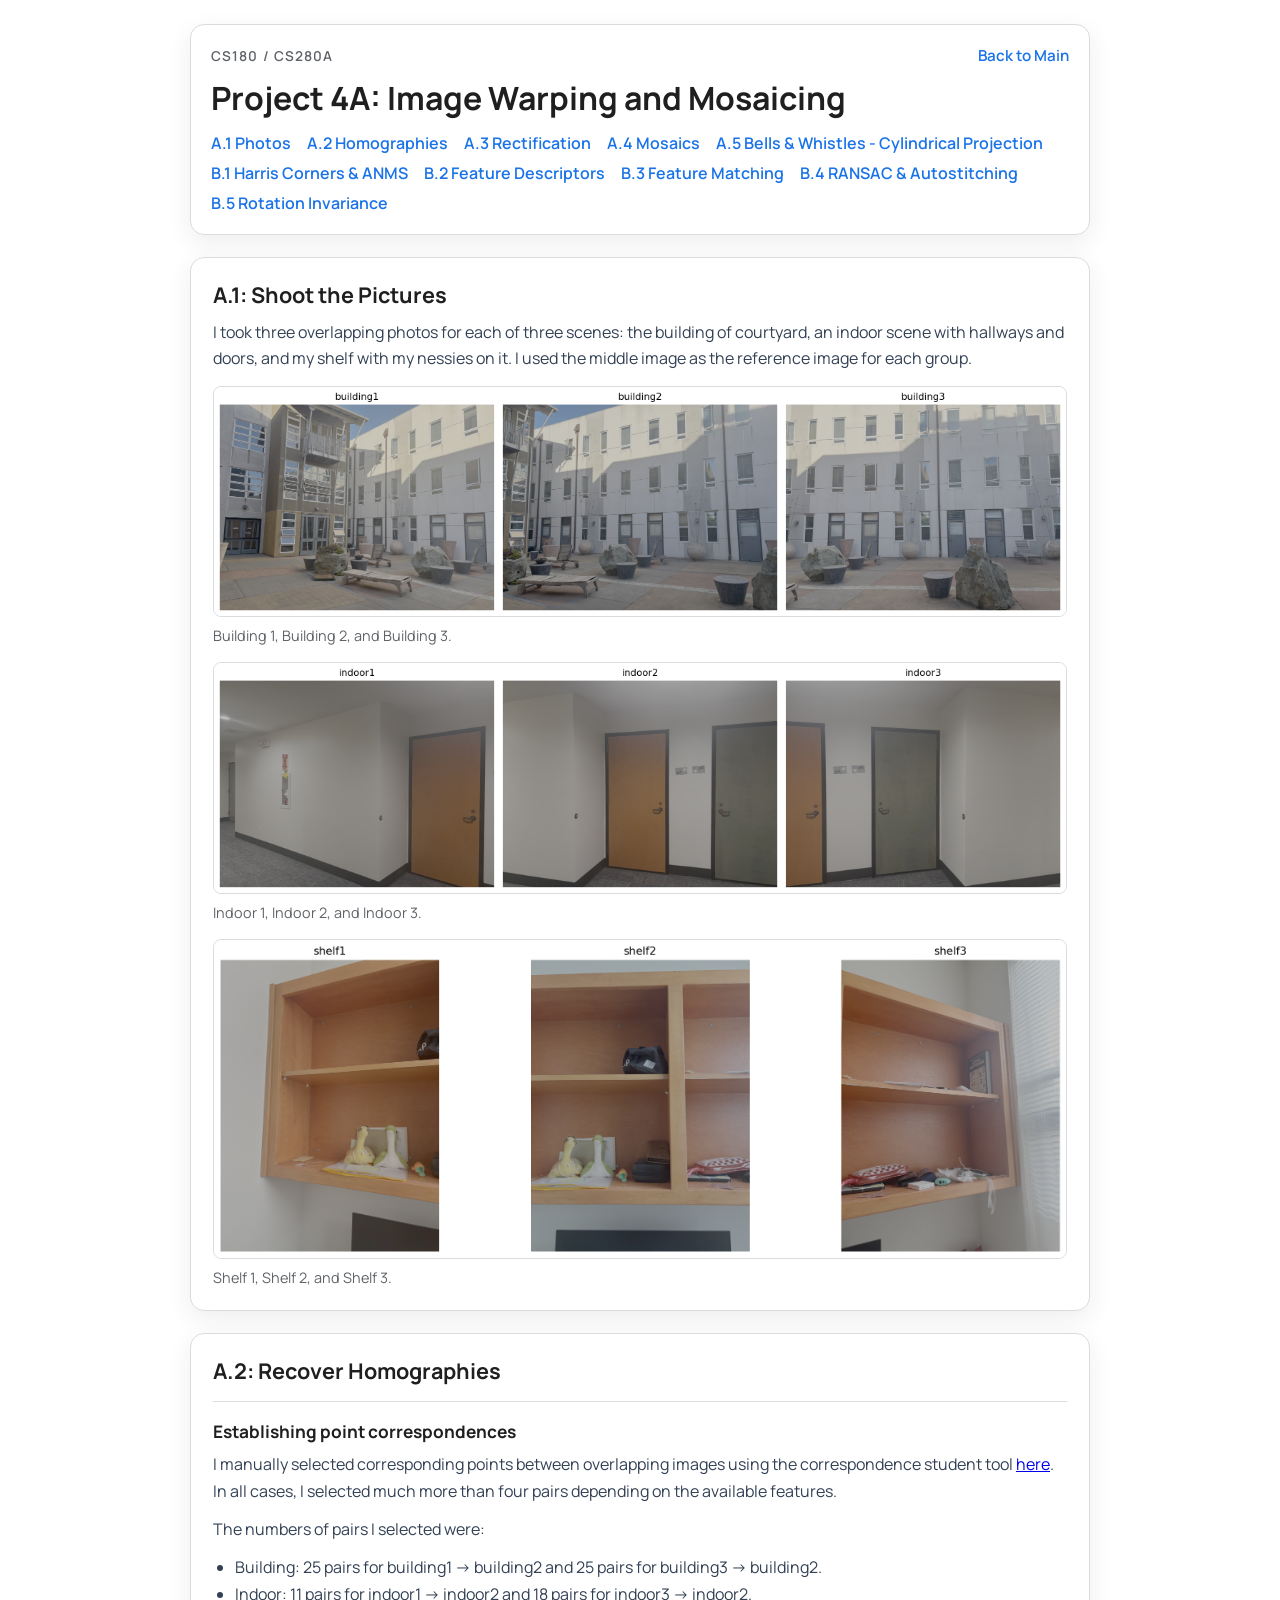
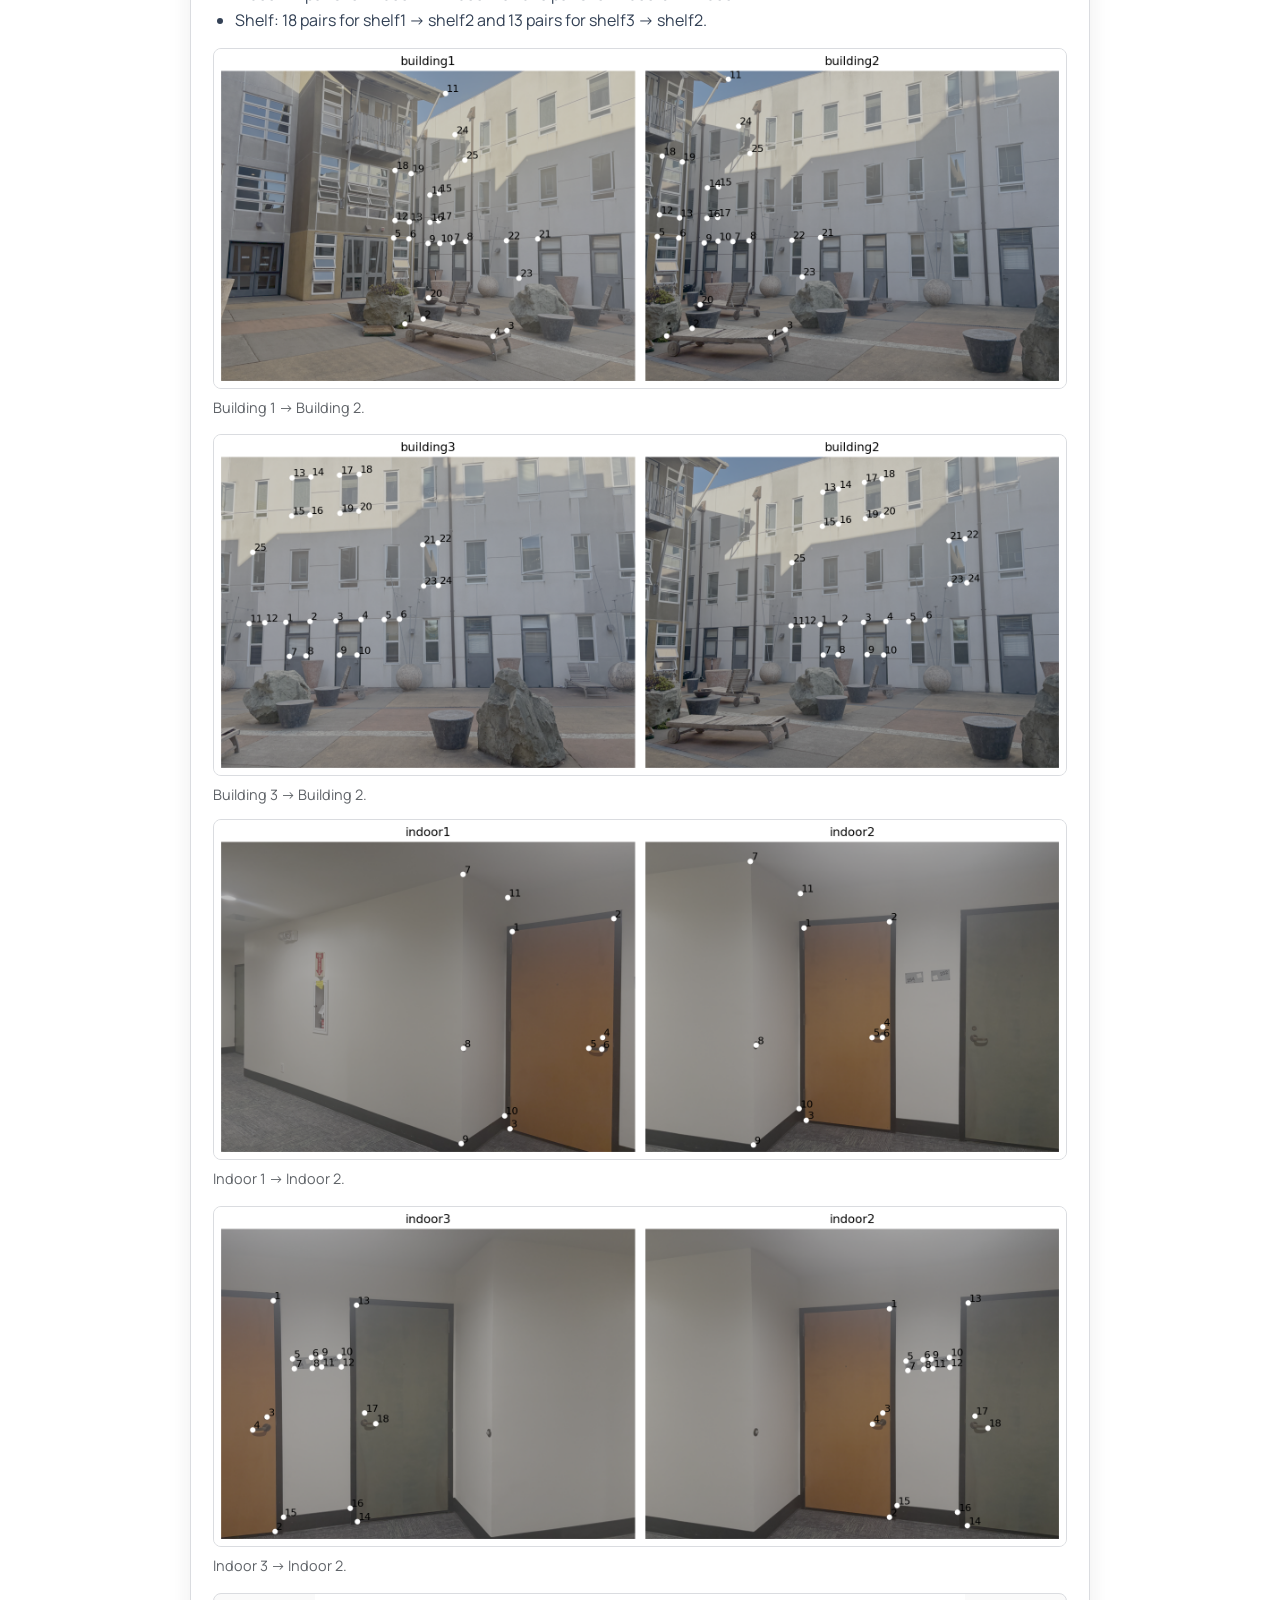
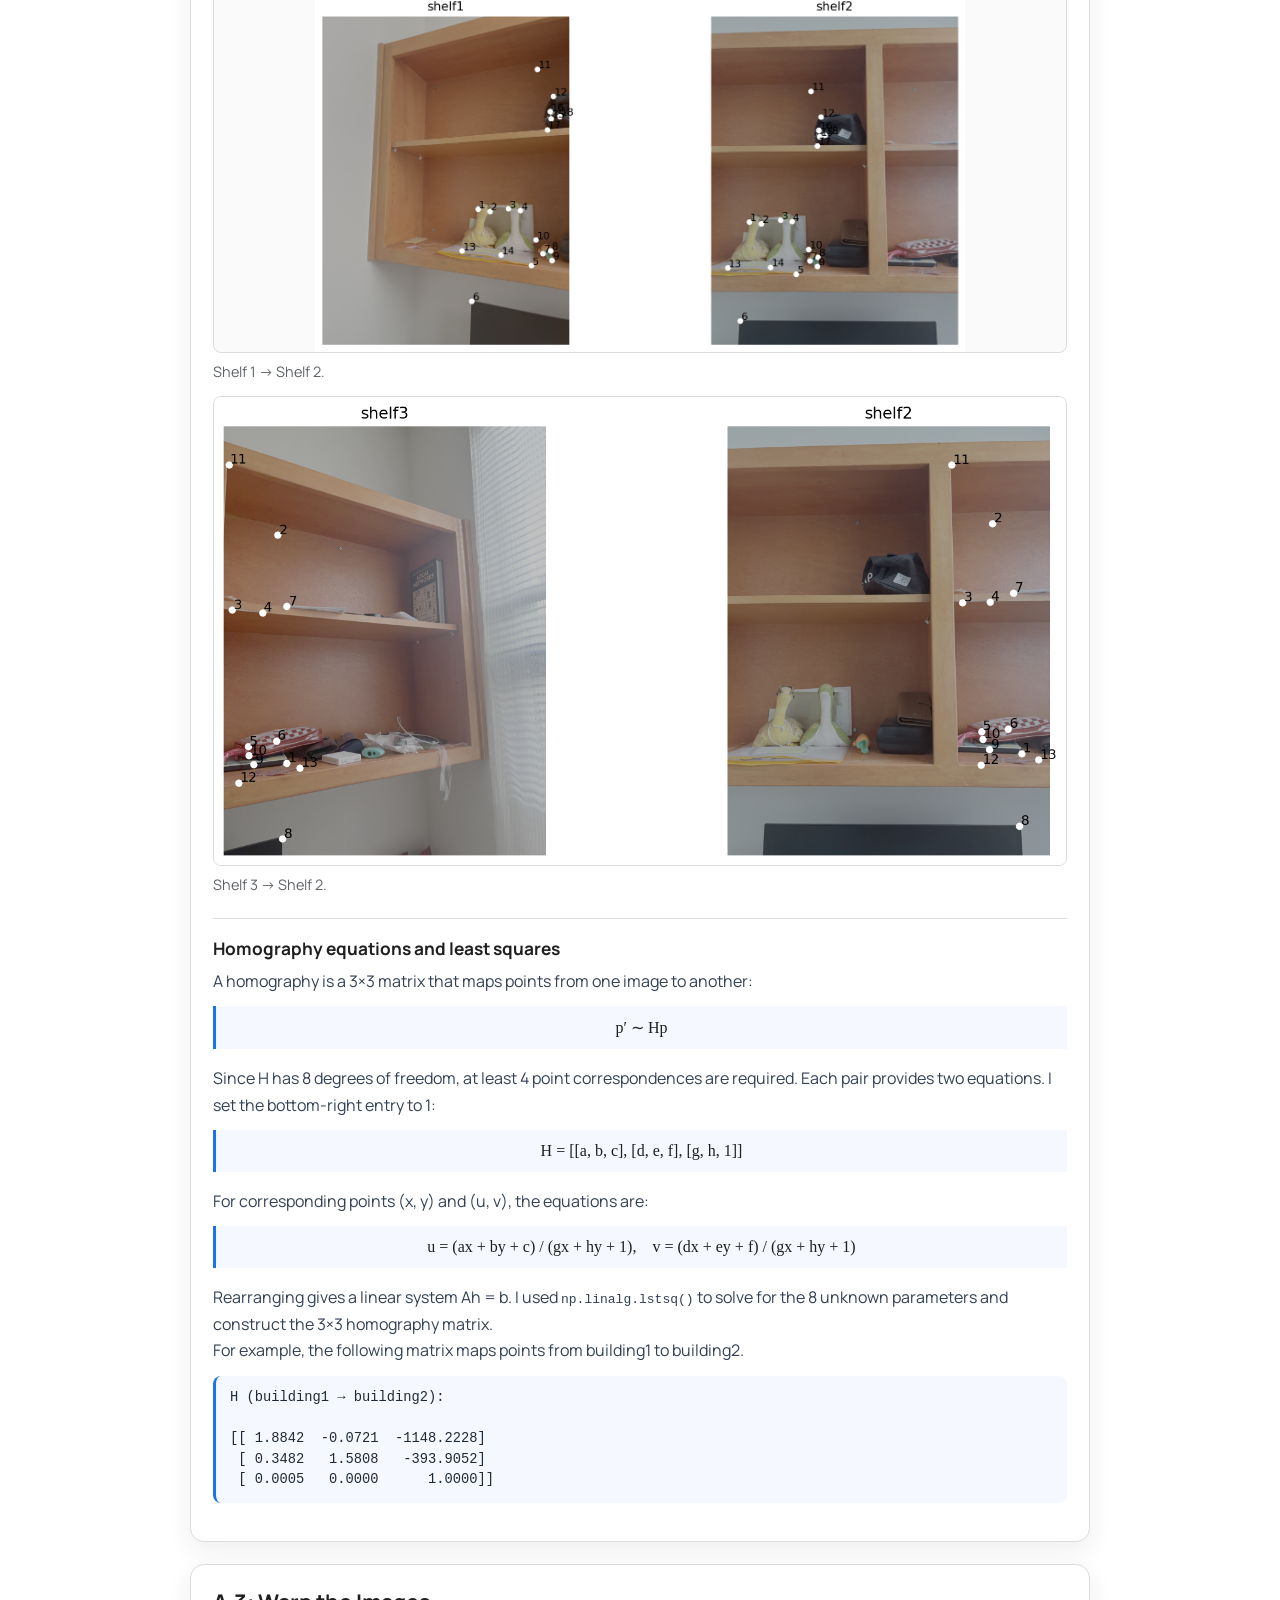
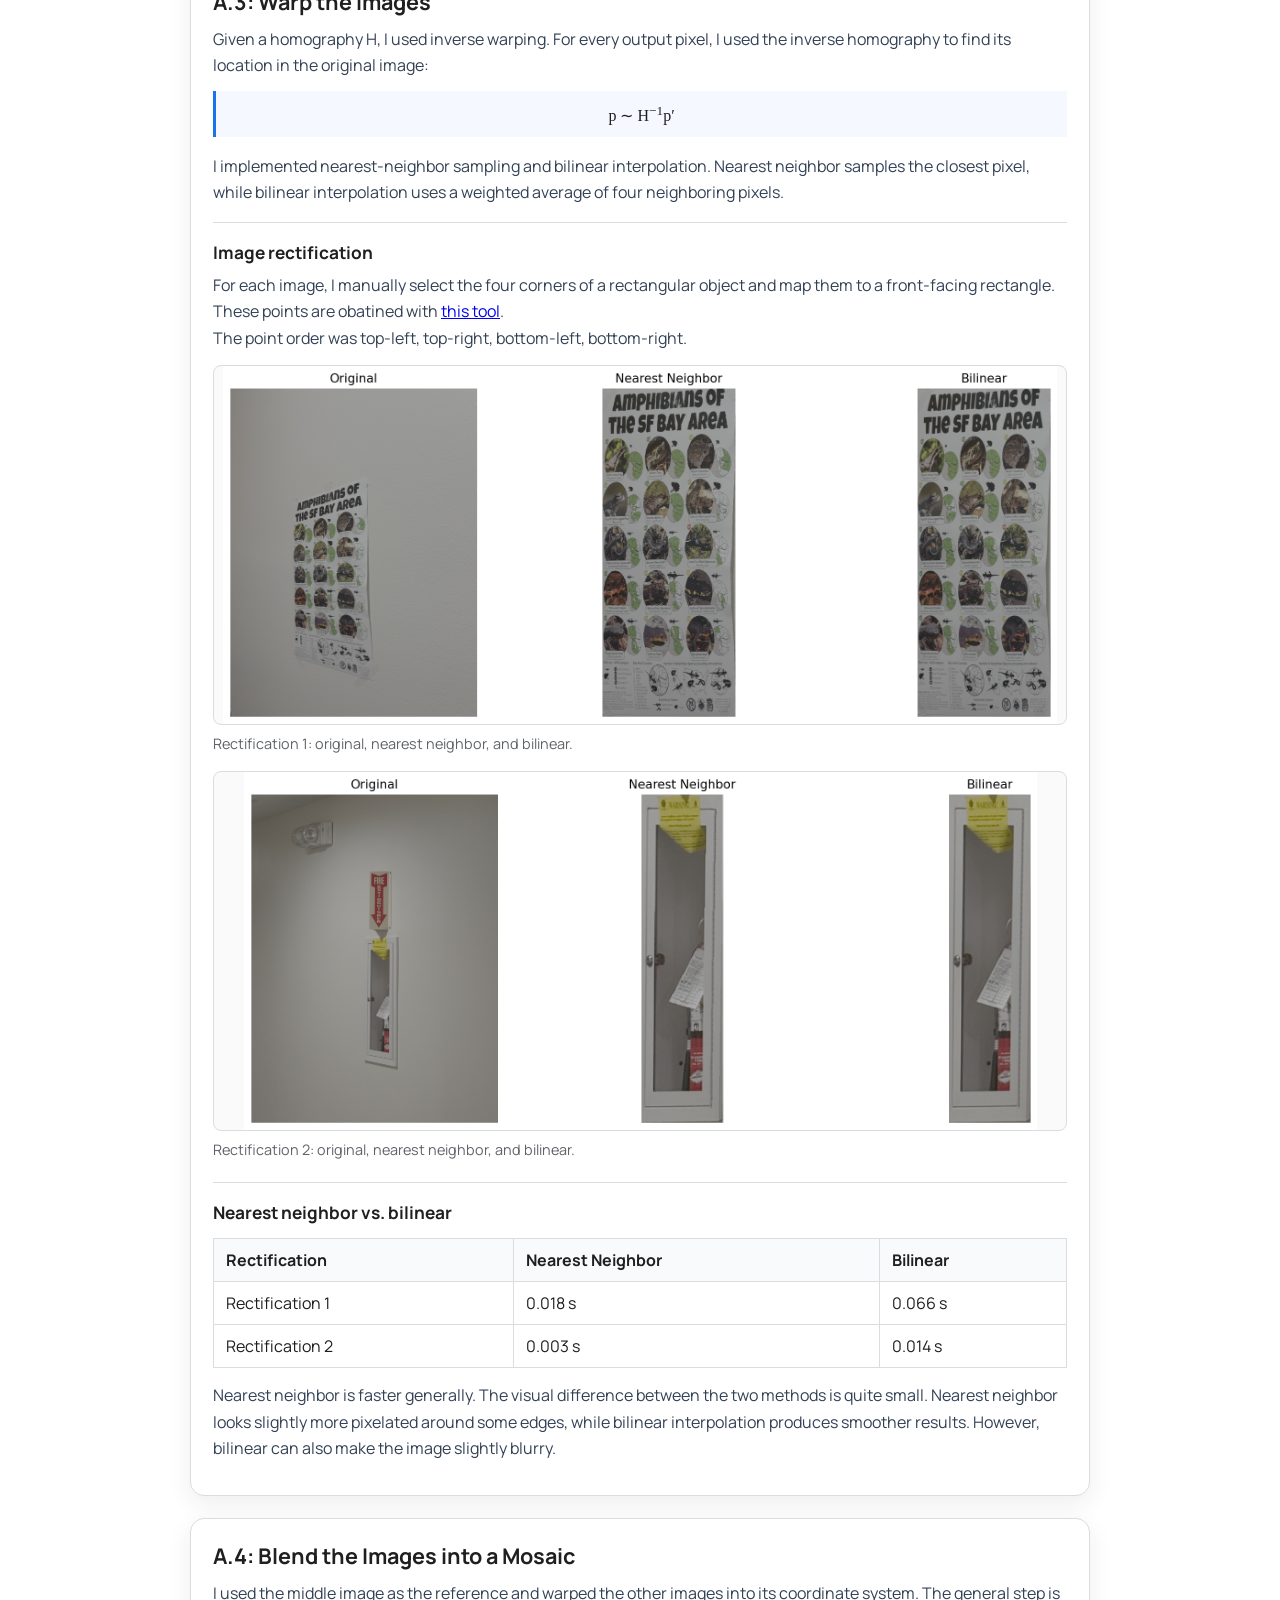
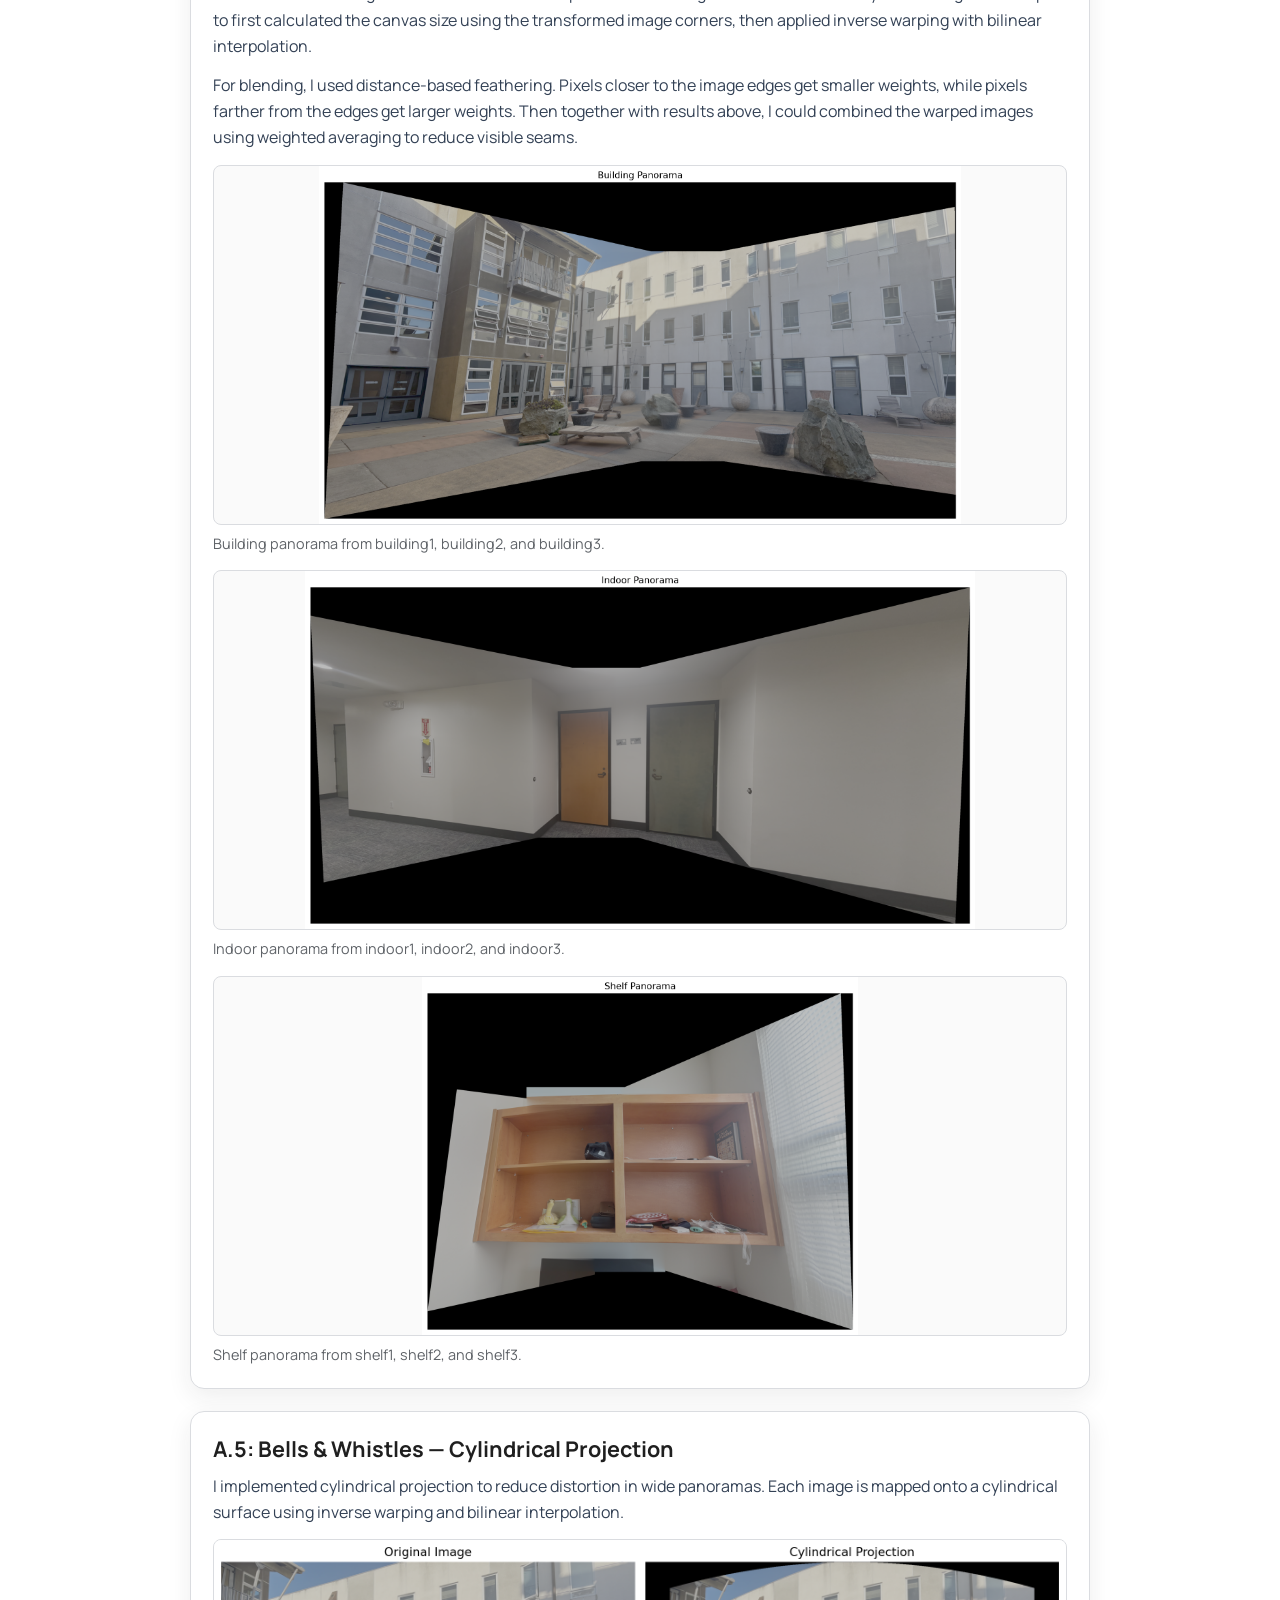
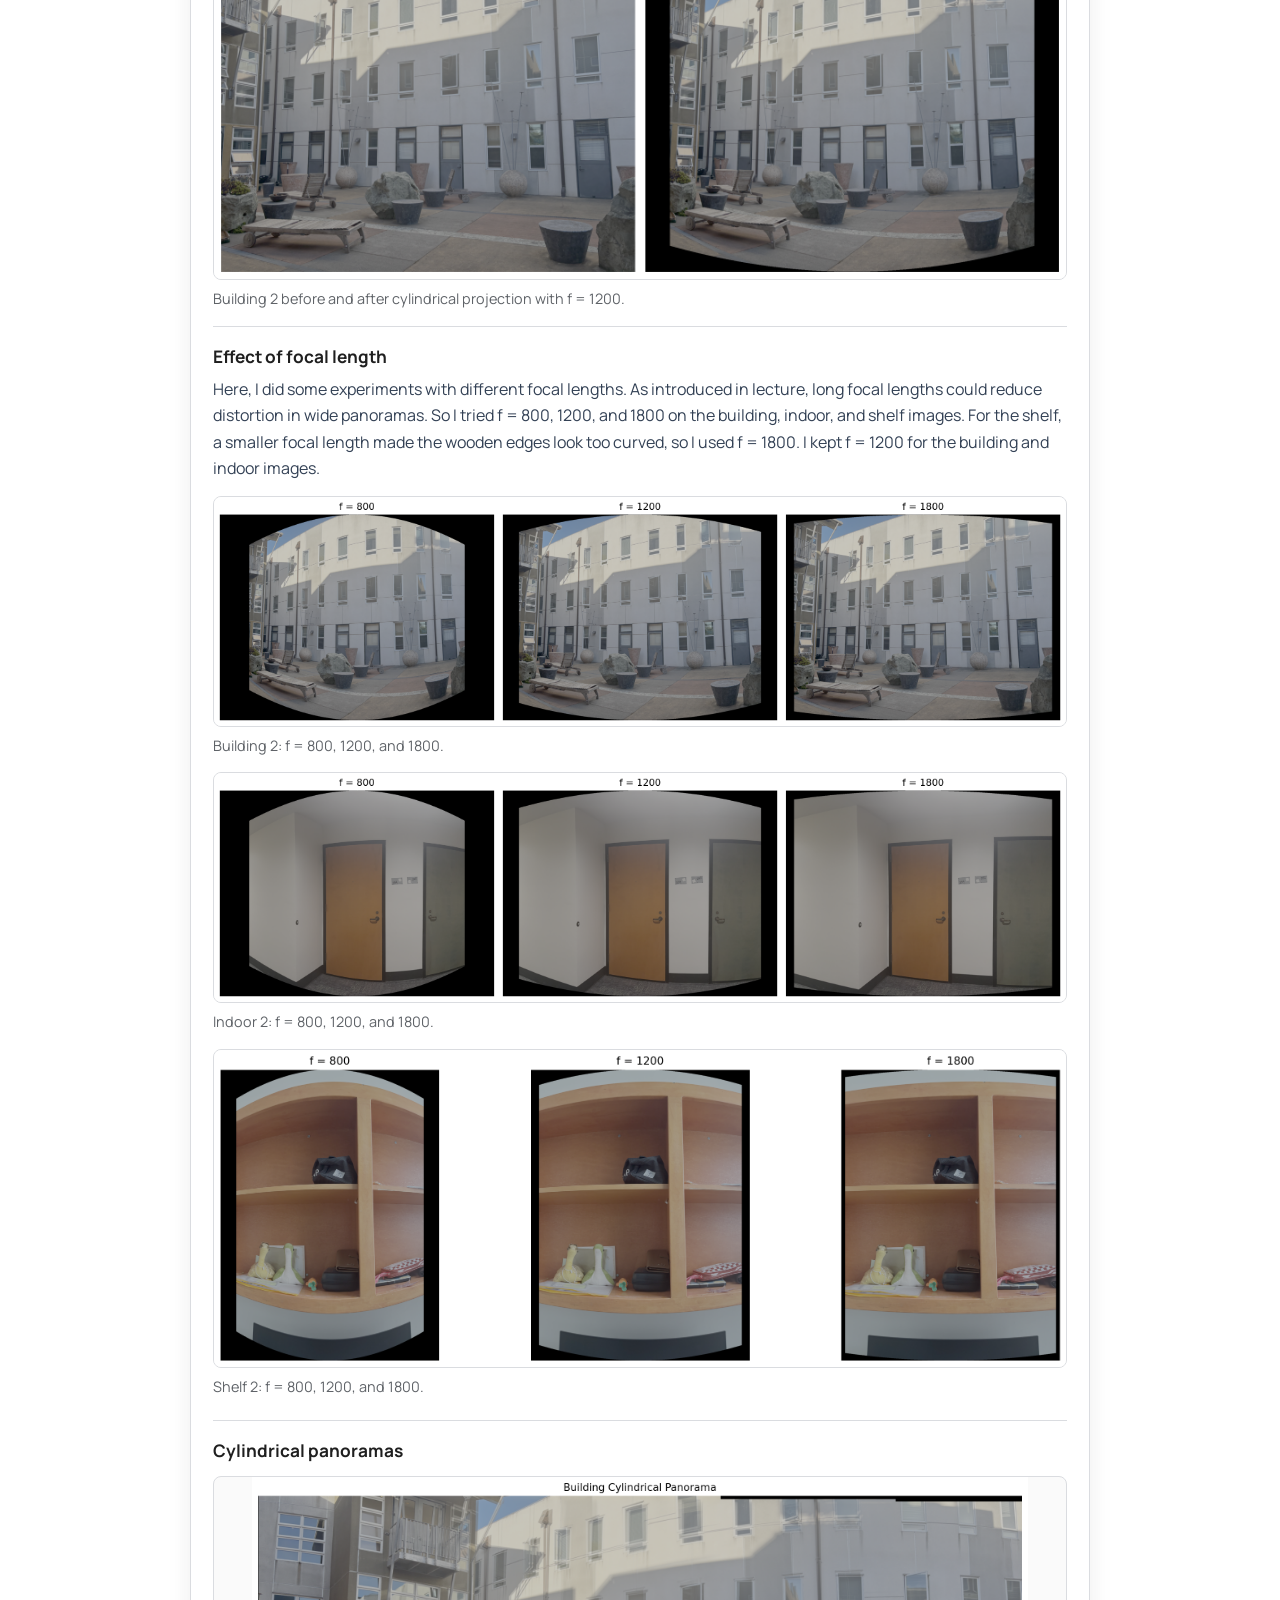
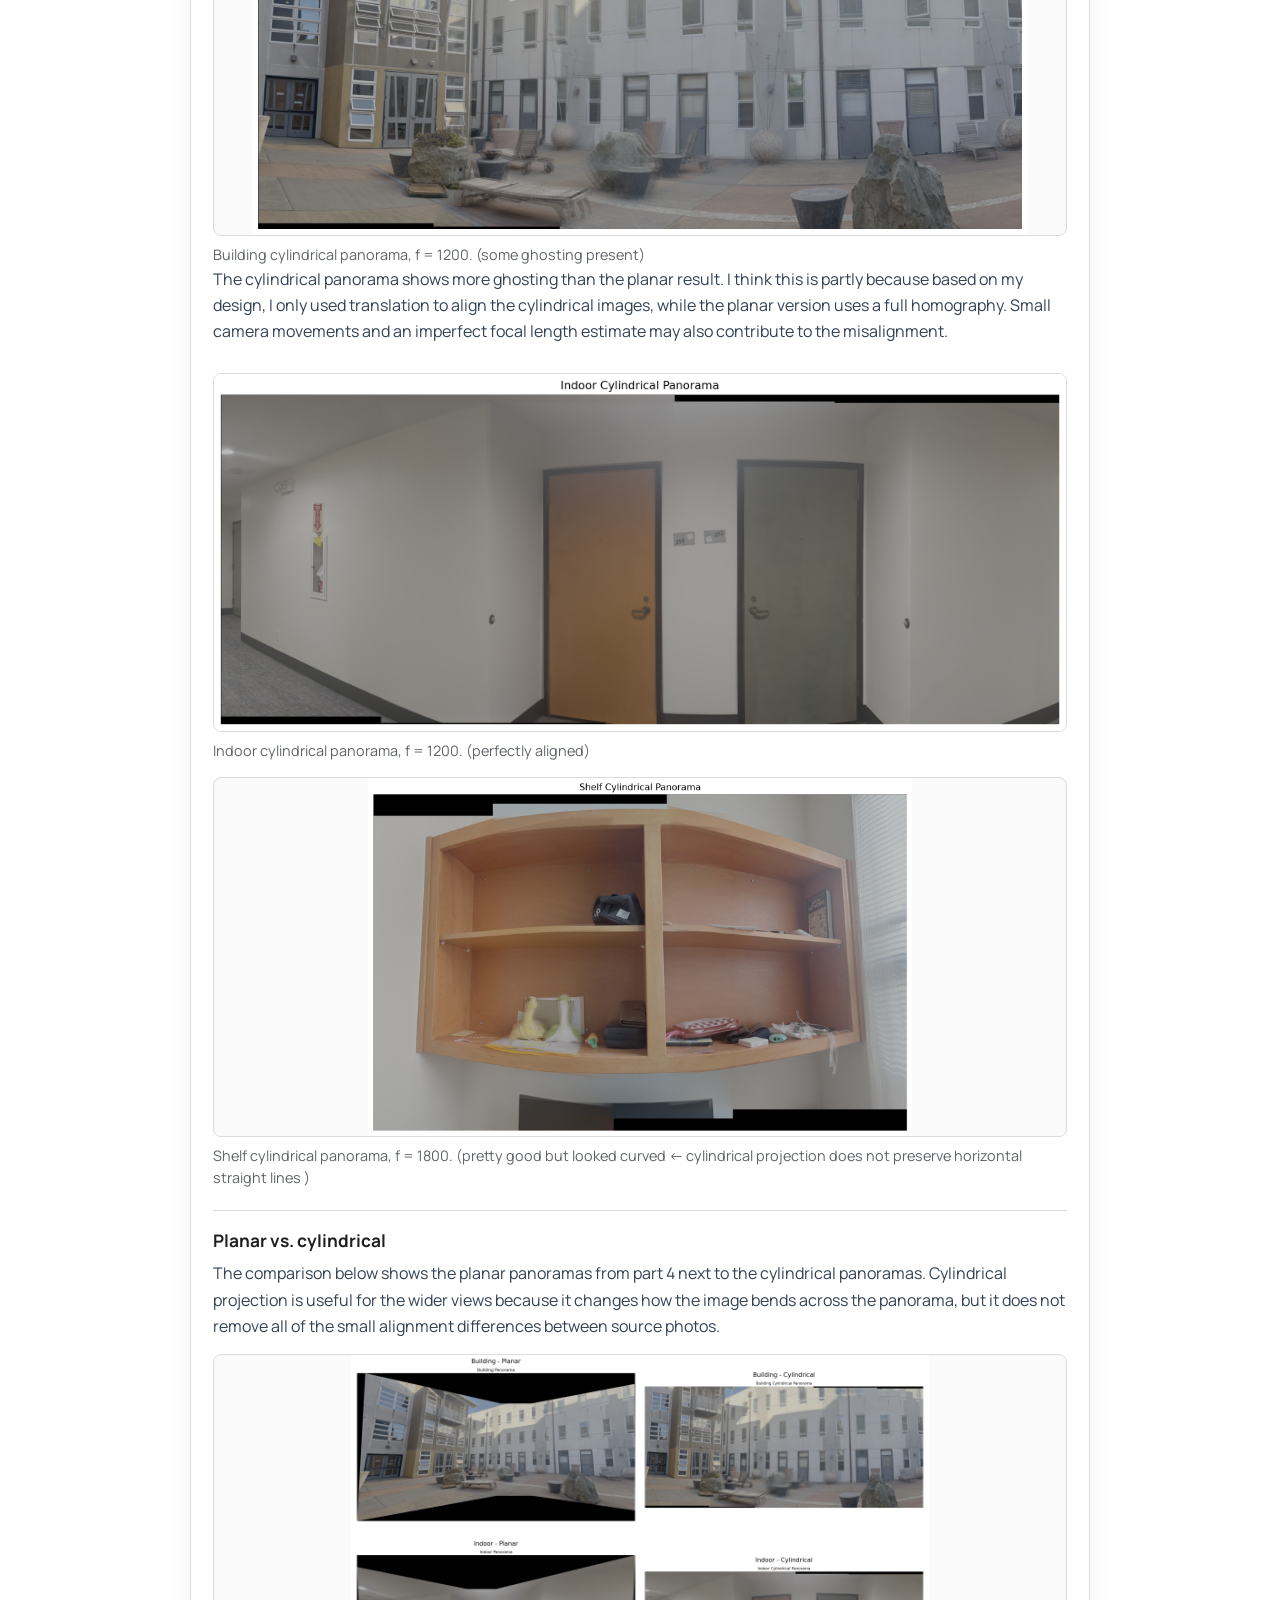
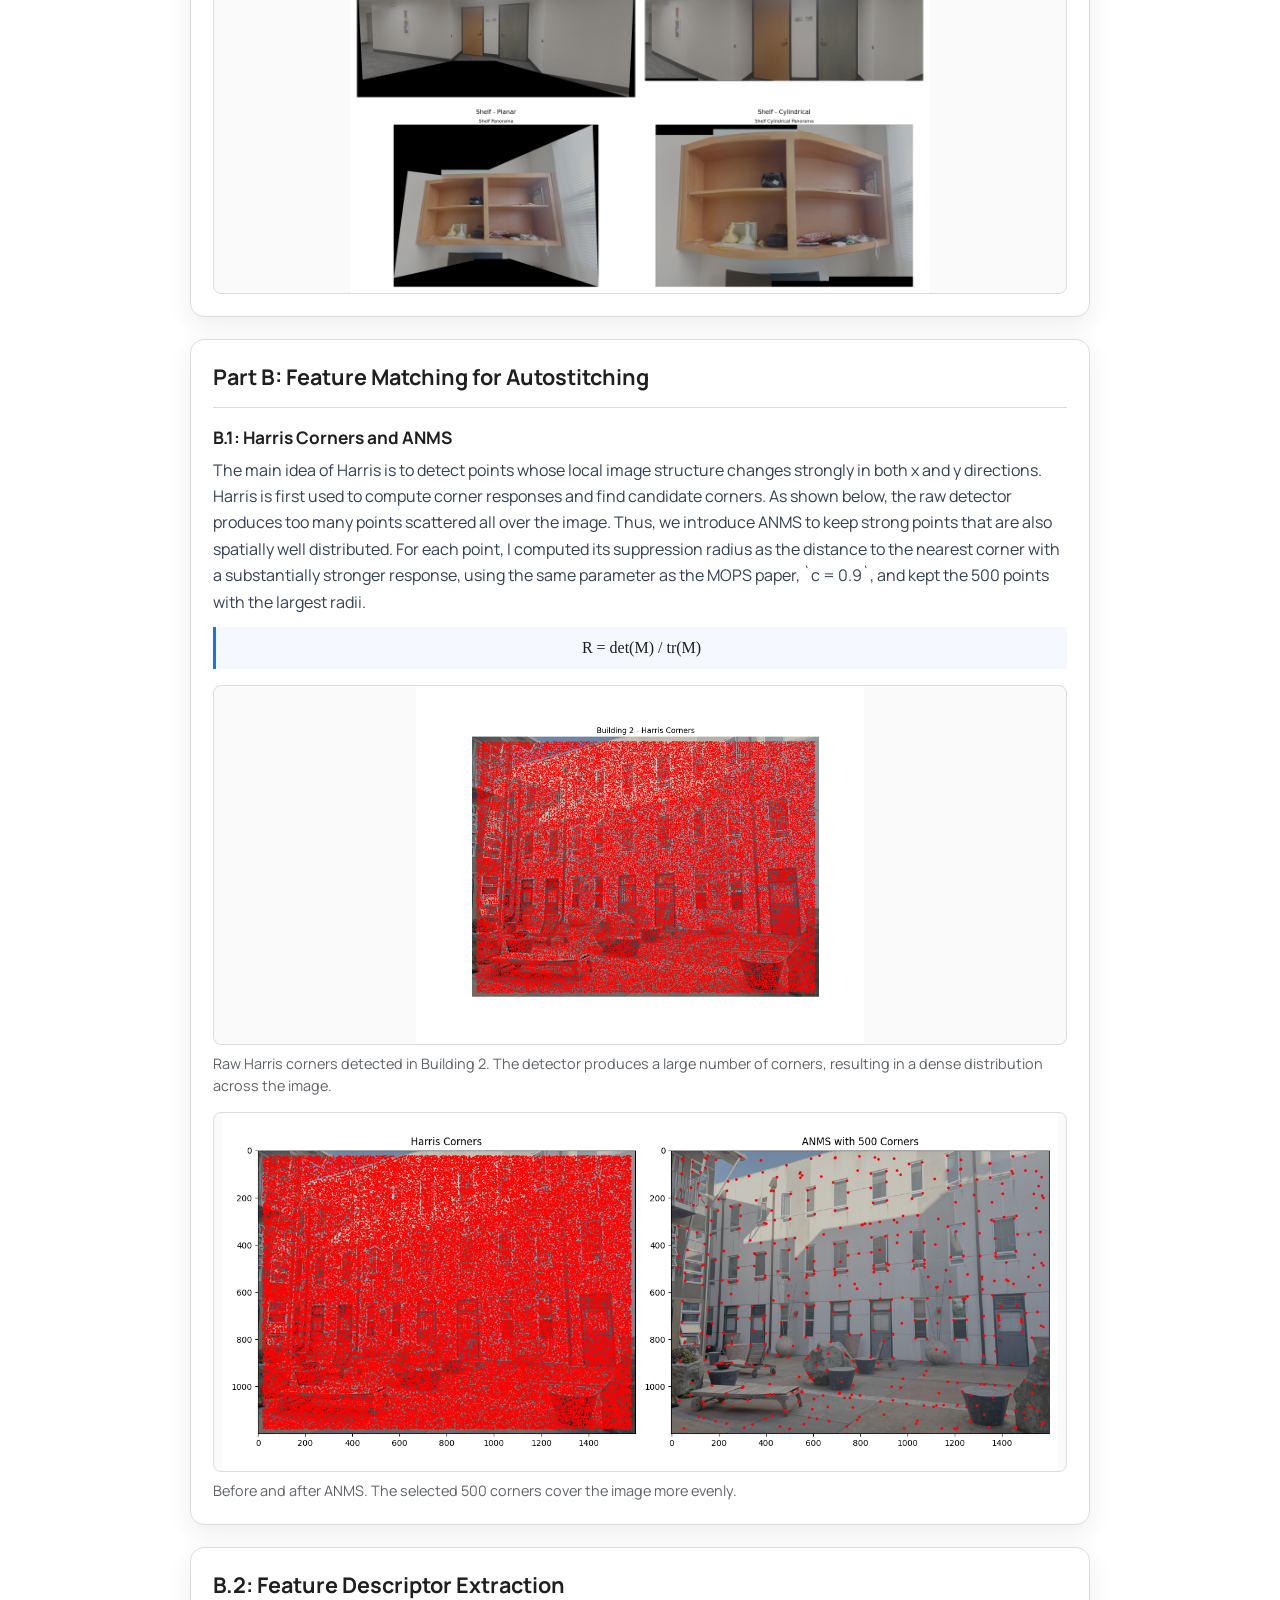
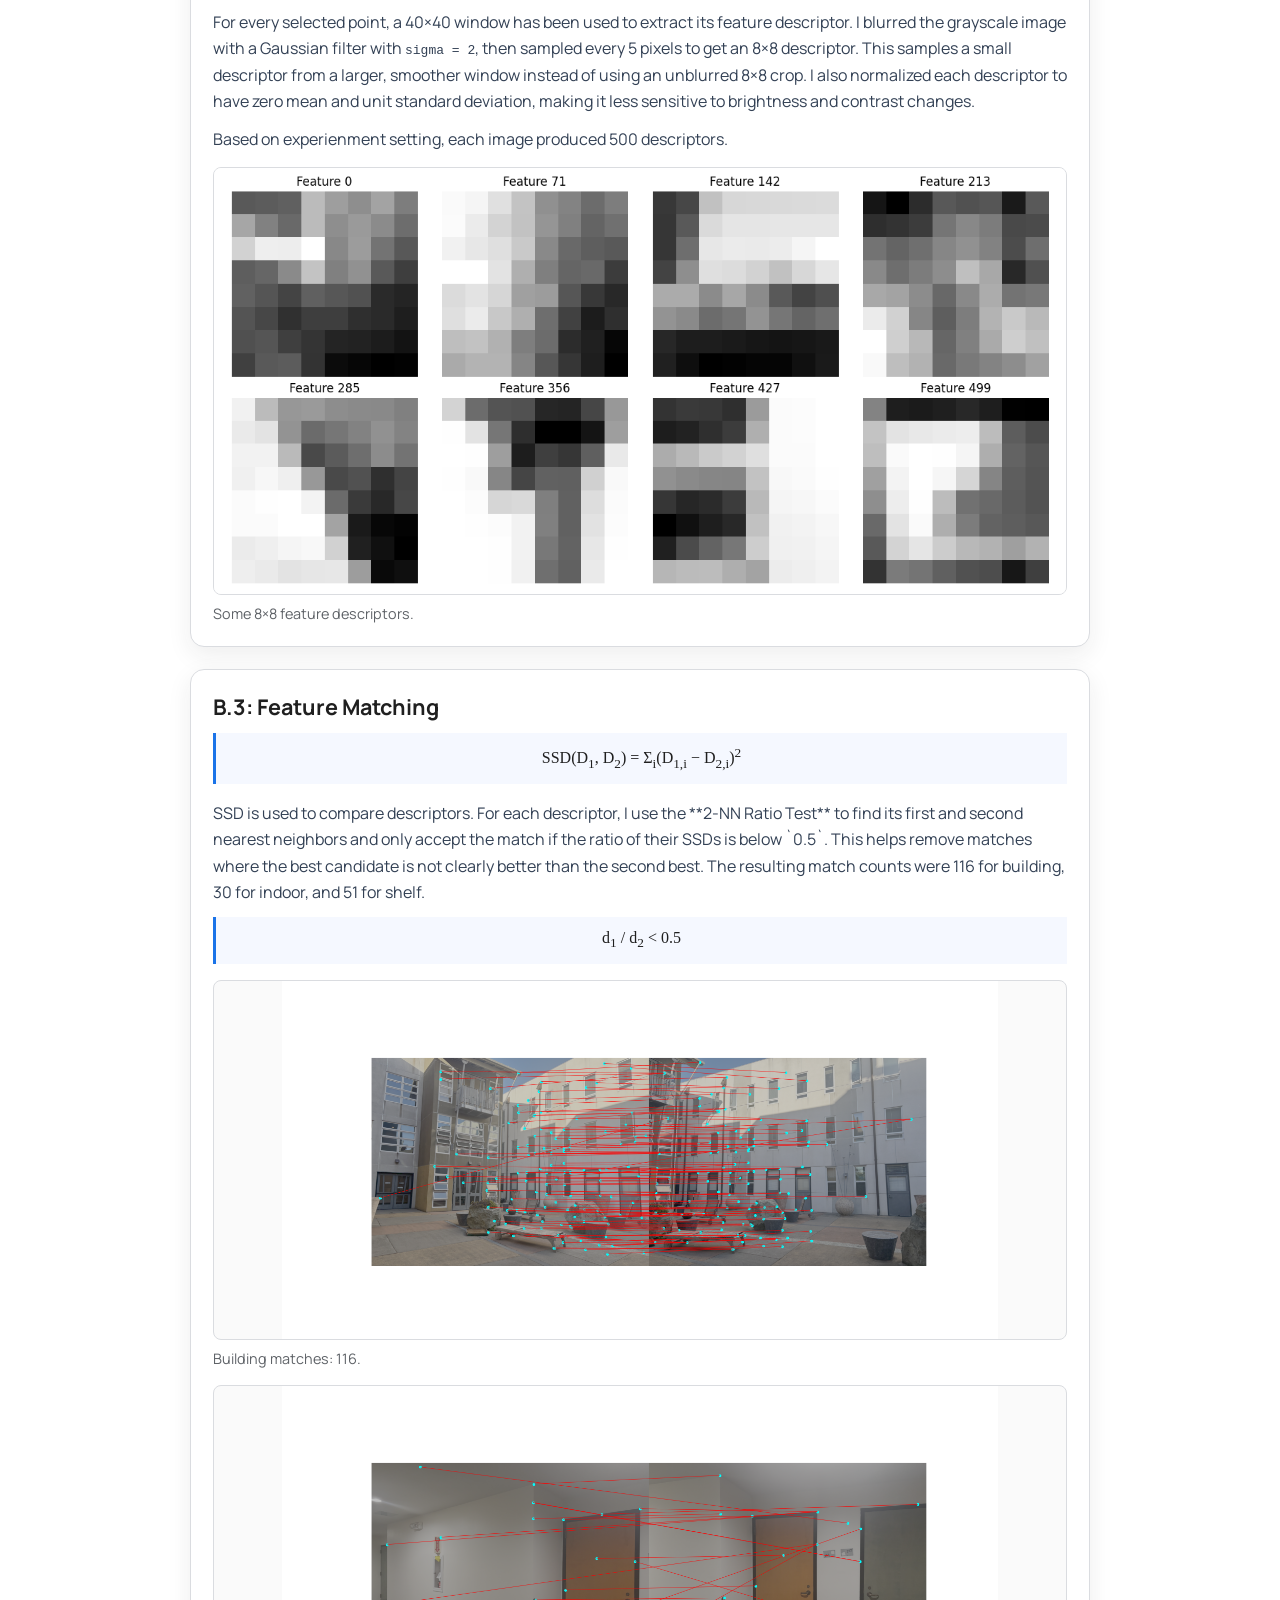
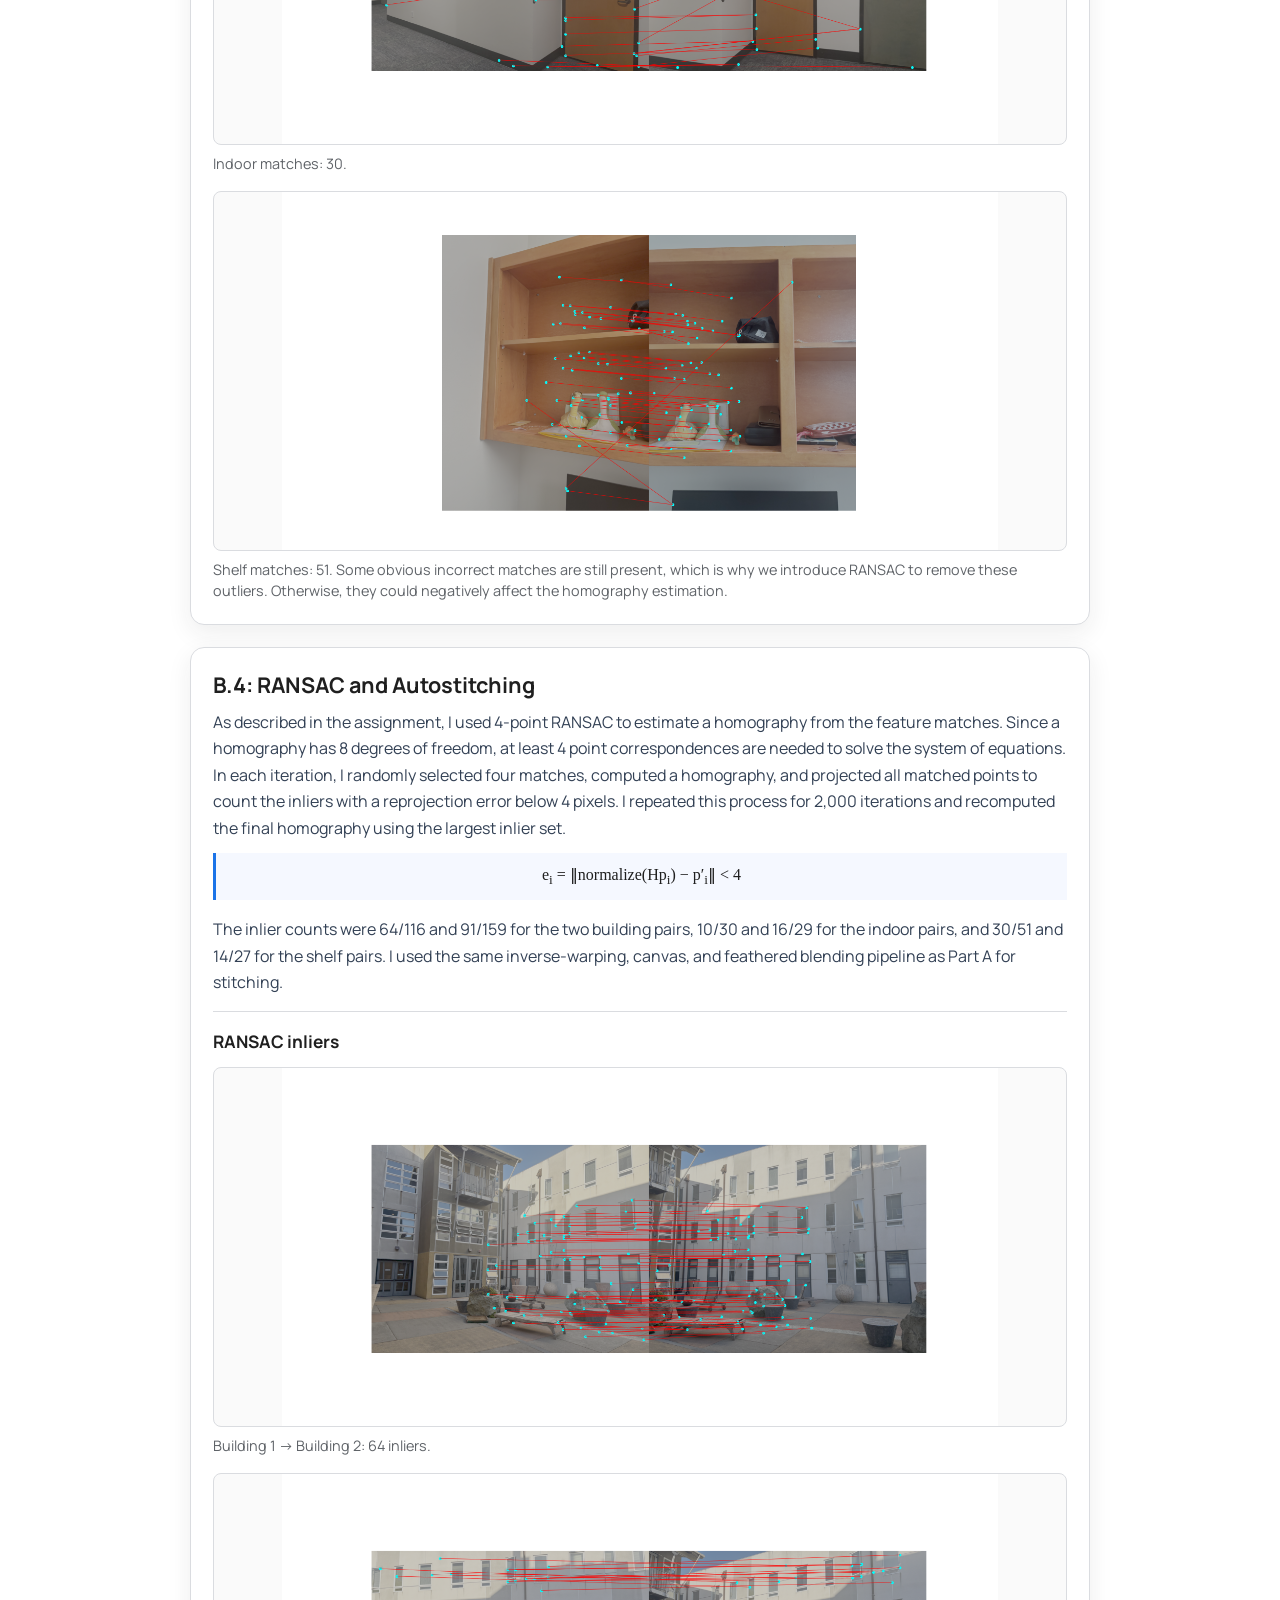
<file: 4/index.html>
<!DOCTYPE html>
<html lang="en">
<head>
    <meta charset="UTF-8" />
    <meta name="viewport" content="width=device-width, initial-scale=1.0" />
    <title>CS180/CS280A Project 4A</title>
    <link rel="stylesheet" href="../styles/project.css" />
    <style>
        .report {
            display: grid;
            gap: 22px;
        }

        .section-card {
            border: 1px solid var(--border);
            border-radius: 14px;
            background: var(--surface);
            box-shadow: var(--shadow);
            padding: 22px;
        }

        .section-card h2 {
            margin: 0 0 10px;
            font-size: 1.35rem;
        }

        .section-card h3 {
            margin: 22px 0 8px;
            padding-top: 18px;
            border-top: 1px solid var(--border);
            font-size: 1.08rem;
        }

        .section-card h3:first-of-type {
            margin-top: 16px;
        }

        .section-card p,
        .section-card li {
            color: #334155;
            line-height: 1.65;
        }

        .section-card p {
            margin: 0 0 12px;
        }

        .section-card ul {
            margin: 8px 0 12px;
            padding-left: 22px;
        }

        .formula,
        pre {
            margin: 12px 0 16px;
            padding: 12px 14px;
            border-left: 3px solid var(--primary);
            background: #f5f8ff;
            overflow-x: auto;
        }

        .formula {
            font-family: Georgia, serif;
            text-align: center;
        }

        pre {
            border-radius: 8px;
            color: #1f2937;
            font: 0.86rem/1.5 ui-monospace, SFMono-Regular, Menlo, Monaco, Consolas, monospace;
        }

        .figure {
            margin: 14px 0 0;
        }

        .figure img {
            display: block;
            width: 100%;
            max-height: 540px;
            object-fit: contain;
            border: 1px solid var(--border);
            border-radius: 8px;
            background: #fafafa;
        }

        .figure figcaption {
            margin-top: 8px;
            color: var(--muted);
            font-size: 0.9rem;
            line-height: 1.5;
        }

        .figure-grid {
            display: grid;
            grid-template-columns: 1fr;
            gap: 16px;
            margin-top: 14px;
        }

        .figure-grid.three {
            grid-template-columns: 1fr;
        }

        .figure-grid .figure {
            margin: 0;
        }

        .figure-grid .figure img {
            max-height: 360px;
        }

        .toc {
            display: flex;
            flex-wrap: wrap;
            gap: 8px 16px;
            margin: 12px 0 0;
        }

        .toc a {
            color: var(--primary);
            font-weight: 600;
            text-decoration: none;
        }

        .note {
            color: var(--muted) !important;
            font-size: 0.92rem;
        }

        .runtime-table {
            width: 100%;
            border-collapse: collapse;
            margin: 14px 0;
        }

        .runtime-table th,
        .runtime-table td {
            padding: 10px 12px;
            border: 1px solid var(--border);
            text-align: left;
        }

        .runtime-table th {
            background: #f8fafc;
        }

    </style>
</head>
<body>
    <main class="container">
        <header class="header">
            <div class="topline">
                <p class="badge">CS180 / CS280A</p>
                <a class="home-link" href="../index.html">Back to Main</a>
            </div>
            <h1>Project 4A: Image Warping and Mosaicing</h1>

            <nav class="toc" aria-label="Report sections">
                <a href="#a1">A.1 Photos</a>
                <a href="#a2">A.2 Homographies</a>
                <a href="#a3">A.3 Rectification</a>
                <a href="#a4">A.4 Mosaics</a>
                <a href="#a5">A.5 Bells & Whistles - Cylindrical Projection</a>
                <a href="#b1">B.1 Harris Corners &amp; ANMS</a>
                <a href="#b2">B.2 Feature Descriptors</a>
                <a href="#b3">B.3 Feature Matching</a>
                <a href="#b4">B.4 RANSAC &amp; Autostitching</a>
                <a href="#b5">B.5 Rotation Invariance</a>
            </nav>
        </header>

        <section class="report">
            <article class="section-card" id="a1">
                <h2>A.1: Shoot the Pictures</h2>
                <p>
                    I took three overlapping photos for each of three scenes: the building of courtyard, an indoor scene with hallways and doors, and my shelf with my nessies on it. I used the middle image as the reference image for each group.
                </p>
                <div class="figure-grid three">
                    <figure class="figure">
                        <img src="data/results/a1_building.png" alt="Three building source photos" />
                        <figcaption>Building 1, Building 2, and Building 3.</figcaption>
                    </figure>
                    <figure class="figure">
                        <img src="data/results/a1_indoor.png" alt="Three indoor source photos" />
                        <figcaption>Indoor 1, Indoor 2, and Indoor 3.</figcaption>
                    </figure>
                    <figure class="figure">
                        <img src="data/results/a1_shelf.png" alt="Three shelf source photos" />
                        <figcaption>Shelf 1, Shelf 2, and Shelf 3.</figcaption>
                    </figure>
                </div>
            </article>

            <article class="section-card" id="a2">
                <h2>A.2: Recover Homographies</h2>
                <h3>Establishing point correspondences</h3>
                <p>
                    I manually selected corresponding points between overlapping images using the correspondence student tool <a href="https://cal-cs180.github.io/fa23/hw/proj3/tool.html">here</a>. In all cases, I selected much more than four pairs depending on the available features.
                </p>
           
                <p>The numbers of pairs I selected were:</p>
                <ul>
                    <li>Building: 25 pairs for building1 → building2 and 25 pairs for building3 → building2.</li>
                    <li>Indoor: 11 pairs for indoor1 → indoor2 and 18 pairs for indoor3 → indoor2.</li>
                    <li>Shelf: 18 pairs for shelf1 → shelf2 and 13 pairs for shelf3 → shelf2.</li>
                </ul>
                <div class="figure-grid three">
                    <figure class="figure">
                        <img src="data/results/a2_building1_building2_points.png" alt="Building 1 and Building 2 correspondences" />
                        <figcaption>Building 1 → Building 2.</figcaption>
                    </figure>
                    <figure class="figure">
                        <img src="data/results/a2_building3_building2_points.png" alt="Building 3 and Building 2 correspondences" />
                        <figcaption>Building 3 → Building 2.</figcaption>
                    </figure>
                
                </div>
                <div class="figure-grid three">
                    <figure class="figure">
                        <img src="data/results/a2_indoor1_indoor2_points.png" alt="Indoor 1 and Indoor 2 correspondences" />
                        <figcaption>Indoor 1 → Indoor 2.</figcaption>
                    </figure>
                    <figure class="figure">
                        <img src="data/results/a2_indoor3_indoor2_points.png" alt="Indoor 3 and Indoor 2 correspondences" />
                        <figcaption>Indoor 3 → Indoor 2.</figcaption>
                    </figure>
                    <figure class="figure">
                        <img src="data/results/a2_shelf1_shelf2_points.png" alt="Shelf 1 and Shelf 2 correspondences" />
                        <figcaption>Shelf 1 → Shelf 2.</figcaption>
                    </figure>
                </div>
                <figure class="figure">
                    <img src="data/results/a2_shelf3_shelf2_points.png" alt="Shelf 3 and Shelf 2 correspondences" />
                    <figcaption>Shelf 3 → Shelf 2.</figcaption>
                </figure>

                <h3>Homography equations and least squares</h3>
                <p>
                    A homography is a 3×3 matrix that maps points from one image to another:
                </p>
                <div class="formula">p′ ∼ Hp</div>
                <p>
                    Since H has 8 degrees of freedom, at least 4 point correspondences are required. Each pair provides two equations. I set the bottom-right entry to 1:
                </p>
                <div class="formula">H = [[a, b, c], [d, e, f], [g, h, 1]]</div>
                <p>For corresponding points (x, y) and (u, v), the equations are:</p>
                <div class="formula">
                    u = (ax + by + c) / (gx + hy + 1), &nbsp;&nbsp;
                    v = (dx + ey + f) / (gx + hy + 1)
                </div>
                <p>
    Rearranging gives a linear system Ah = b. I used
    <code>np.linalg.lstsq()</code> to solve for the 8 unknown parameters
    and construct the 3×3 homography matrix.
    
    
    <br>For example, the following matrix maps points from building1 to building2.
</p>

<pre>
H (building1 → building2):

[[ 1.8842  -0.0721  -1148.2228]
 [ 0.3482   1.5808   -393.9052]
 [ 0.0005   0.0000      1.0000]]
</pre>
            </article>

            <article class="section-card" id="a3">
                <h2>A.3: Warp the Images</h2>
                <p>
                    Given a homography H, I used inverse warping. For every output pixel, I used the inverse homography to find its location in the original image:
                </p>
                <div class="formula">p ∼ H<sup>−1</sup>p′</div>
                <p>
                    I implemented nearest-neighbor sampling and bilinear interpolation. Nearest neighbor samples the closest pixel, while bilinear interpolation uses a weighted average of four neighboring pixels.
                </p>
                <h3>Image rectification</h3>
                <p>
                    For each image, I manually select the four corners of a
rectangular object and map them to a front-facing rectangle. These points are obatined with <a href="https://imageonline.io/find-coordinates-of-image/">this tool</a>.

                    <br>The point order was top-left, top-right, bottom-left, bottom-right.
                </p>
                <div class="figure-grid">
                    <figure class="figure">
                        <img src="data/results/a3_rectification1.png" alt="First rectification with nearest-neighbor and bilinear results" />
                        <figcaption>Rectification 1: original, nearest neighbor, and bilinear.</figcaption>
                    </figure>
                    <figure class="figure">
                        <img src="data/results/a3_rectification2.png" alt="Second rectification with nearest-neighbor and bilinear results" />
                        <figcaption>Rectification 2: original, nearest neighbor, and bilinear.</figcaption>
                    </figure>
                </div>
                <h3>Nearest neighbor vs. bilinear</h3>
                <table class="runtime-table">
                    <thead>
                        <tr><th>Rectification</th><th>Nearest Neighbor</th><th>Bilinear</th></tr>
                    </thead>
                    <tbody>
                        <tr><td>Rectification 1</td><td>0.018 s</td><td>0.066 s</td></tr>
                        <tr><td>Rectification 2</td><td>0.003 s</td><td>0.014 s</td></tr>
                    </tbody>
                </table>
                <p>
                    Nearest neighbor is faster generally. The visual difference between the two methods is quite small. Nearest neighbor looks slightly more pixelated around some edges, while bilinear interpolation produces smoother results. However, bilinear can also make the image slightly blurry.
                </p>
             
            </article>

            <article class="section-card" id="a4">
                <h2>A.4: Blend the Images into a Mosaic</h2>
                <p>
                    I used the middle image as the reference and warped the other images into its coordinate system. The general step is to first calculated the canvas size using the transformed image corners, then applied inverse warping with bilinear interpolation.
                </p>
                <p>
                    For blending, I used distance-based feathering. Pixels closer to the image edges get smaller weights, while pixels farther from the edges get larger weights. Then together with results above, I could combined the warped images using weighted averaging to reduce visible seams.
                </p>
                <div class="figure-grid three">
                    <figure class="figure">
                        <img src="data/results/a4_building_panorama.png" alt="Building planar panorama" />
                        <figcaption>Building panorama from building1, building2, and building3.</figcaption>
                    </figure>
                    <figure class="figure">
                        <img src="data/results/a4_indoor_panorama.png" alt="Indoor planar panorama" />
                        <figcaption>Indoor panorama from indoor1, indoor2, and indoor3.</figcaption>
                    </figure>
                    <figure class="figure">
                        <img src="data/results/a4_shelf_panorama.png" alt="Shelf planar panorama" />
                        <figcaption>Shelf panorama from shelf1, shelf2, and shelf3.</figcaption>
                    </figure>
                </div>
                
            </article>

            <article class="section-card" id="a5">
                <h2>A.5: Bells &amp; Whistles — Cylindrical Projection</h2>
                <p>
                    I implemented cylindrical projection to reduce distortion in wide panoramas. Each image is mapped onto a cylindrical surface using inverse warping and bilinear interpolation.
                </p>
                <figure class="figure">
                    <img src="data/results/a5_cylindrical_comparison.png" alt="Original and cylindrical projection comparison" />
                    <figcaption>Building 2 before and after cylindrical projection with f = 1200.</figcaption>
                </figure>
                <h3>Effect of focal length</h3>
                <p>
                    Here, I did some experiments with different focal lengths. As introduced in lecture, long focal lengths could reduce distortion in wide panoramas. So I tried f = 800, 1200, and 1800 on the building, indoor, and shelf images. For the shelf, a smaller focal length made the wooden edges look too curved, so I used f = 1800. I kept f = 1200 for the building and indoor images.
                </p>
                <div class="figure-grid three">
                    <figure class="figure">
                        <img src="data/results/a5_building2_focal_comparison.png" alt="Building focal length comparison" />
                        <figcaption>Building 2: f = 800, 1200, and 1800.</figcaption>
                    </figure>
                    <figure class="figure">
                        <img src="data/results/a5_indoor2_focal_comparison.png" alt="Indoor focal length comparison" />
                        <figcaption>Indoor 2: f = 800, 1200, and 1800.</figcaption>
                    </figure>
                    <figure class="figure">
                        <img src="data/results/a5_shelf2_focal_comparison.png" alt="Shelf focal length comparison" />
                        <figcaption>Shelf 2: f = 800, 1200, and 1800.</figcaption>
                    </figure>
                </div>
                <h3>Cylindrical panoramas</h3>
                <div class="figure-grid three">
                    <figure class="figure">
                        <img src="data/results/a5_building_cylindrical.png" alt="Building cylindrical panorama" />
                        <figcaption>Building cylindrical panorama, f = 1200. (some ghosting present)</figcaption>
                        <p>The cylindrical panorama shows more ghosting than the planar result. 
                            I think this is partly because based on my design, I only used translation to align the cylindrical images, while the planar version uses a full homography. Small camera movements and an imperfect focal length estimate may also contribute to the misalignment.</p>
                    </figure>
                    <figure class="figure">
                        <img src="data/results/a5_indoor_cylindrical.png" alt="Indoor cylindrical panorama" />
                        <figcaption>Indoor cylindrical panorama, f = 1200. (perfectly aligned)</figcaption>
                    </figure>
                    <figure class="figure">
                        <img src="data/results/a5_shelf_cylindrical.png" alt="Shelf cylindrical panorama" />
                        <figcaption>Shelf cylindrical panorama, f = 1800. (pretty good but looked curved <- cylindrical projection does not preserve horizontal straight lines )</figcaption>
                    </figure>
                </div>
                <h3>Planar vs. cylindrical</h3>
                <p>
                    The comparison below shows the planar panoramas from part 4 next to the cylindrical panoramas. Cylindrical projection is useful for the wider views because it changes how the image bends across the panorama, but it does not remove all of the small alignment differences between source photos.
                </p>
                <figure class="figure">
                    <img src="data/results/a5_planar_vs_cylindrical.png" alt="Planar and cylindrical panorama comparison" />

                </figure>
            </article>

            <article class="section-card" id="b1">
                <h2>Part B: Feature Matching for Autostitching</h2>
               
                <h3>B.1: Harris Corners and ANMS</h3>
                <p>
                    The main idea of Harris is to detect points whose local image structure changes strongly in both x and y directions. Harris is first used to compute corner responses and find candidate corners. As shown below, the raw detector produces too many points scattered all over the image. Thus, we introduce ANMS to keep strong points that are also spatially well distributed. For each point, I computed its suppression radius as the distance to the nearest corner with a substantially stronger response, using the same parameter as the MOPS paper, `c = 0.9`, and kept the 500 points with the largest radii.
                </p>
                <div class="formula">
                    R = det(M) / tr(M)
                </div>
                <div class="figure-grid">
                    <figure class="figure">
                        <img src="data/results/b1_harris_building.png" alt="Harris corners overlaid on Building 2" />
                        <figcaption>Raw Harris corners detected in Building 2. The detector produces a large number of corners, resulting in a dense distribution across the image.</figcaption>
                    </figure>
                    <figure class="figure">
                        <img src="data/results/b1_harris_anms.png" alt="Harris corners before and after ANMS" />
                        <figcaption>Before and after ANMS. The selected 500 corners cover the image more evenly.</figcaption>
                    </figure>
                </div>
            </article>

            <article class="section-card" id="b2">
                <h2>B.2: Feature Descriptor Extraction</h2>
                <p>
                    For every selected point, a 40×40 window has been used to extract its feature descriptor. I blurred the grayscale image with a Gaussian filter with <code>sigma = 2</code>, then sampled every 5 pixels to get an 8×8 descriptor. 
                    This samples a small descriptor from a larger, smoother window instead of using an unblurred 8×8 crop. I also normalized each descriptor to have zero mean and unit standard deviation, making it less sensitive to brightness and contrast changes.
                </p>
              
                <p>
                    Based on experienment setting, each image produced 500 descriptors.
                </p>
                <figure class="figure">
                    <img src="data/results/b2_descriptors.png" alt="Example feature descriptors" />
                    <figcaption>Some 8×8 feature descriptors.</figcaption>
                </figure>
            </article>

            <article class="section-card" id="b3">
                <h2>B.3: Feature Matching</h2>
               
                <div class="formula">SSD(D<sub>1</sub>, D<sub>2</sub>) = Σ<sub>i</sub>(D<sub>1,i</sub> − D<sub>2,i</sub>)<sup>2</sup></div>
                <p>
                    SSD is used to compare descriptors. For each descriptor, I use the **2-NN Ratio Test** to find its first and second nearest neighbors and only accept the match if the ratio of their SSDs is below `0.5`. This helps remove matches where the best candidate is not clearly better than the second best. The resulting match counts were 116 for building, 30 for indoor, and 51 for shelf.
                </p>
                <div class="formula">d<sub>1</sub> / d<sub>2</sub> &lt; 0.5</div>
               
                <div class="figure-grid three">
                    <figure class="figure">
                        <img src="data/results/b3_building_matches.png" alt="Building feature matches" />
                        <figcaption>Building matches: 116.</figcaption>
                    </figure>
                    <figure class="figure">
                        <img src="data/results/b3_indoor_matches.png" alt="Indoor feature matches" />
                        <figcaption>Indoor matches: 30.</figcaption>
                    </figure>
                    <figure class="figure">
                        <img src="data/results/b3_shelf_matches.png" alt="Shelf feature matches" />
                        <figcaption>Shelf matches: 51. Some obvious incorrect matches are still present, which is why we introduce RANSAC to remove these outliers. Otherwise, they could negatively affect the homography estimation. </figcaption>
                    </figure>
                </div>
            </article>

            <article class="section-card" id="b4">
                <h2>B.4: RANSAC and Autostitching</h2>
                <p>
                    As described in the assignment, I used 4-point RANSAC to estimate a homography from the feature matches. Since a homography has 8 degrees of freedom, at least 4 point correspondences are needed to solve the system of equations. In each iteration, I randomly selected four matches, computed a homography, and projected all matched points to count the inliers with a reprojection error below 4 pixels. I repeated this process for 2,000 iterations and recomputed the final homography using the largest inlier set.
                </p>
                <div class="formula">e<sub>i</sub> = ‖normalize(Hp<sub>i</sub>) − p′<sub>i</sub>‖ &lt; 4</div>
                <p>
                    The inlier counts were 64/116 and 91/159 for the two building pairs, 10/30 and 16/29 for the indoor pairs, and 30/51 and 14/27 for the shelf pairs. 
                    I used the same inverse-warping, canvas, and feathered blending pipeline as Part A for stitching.
                </p>
                
                <h3>RANSAC inliers</h3>
                <div class="figure-grid three">
                    <figure class="figure">
                        <img src="data/results/b4_building1_building2_inliers.png" alt="Building 1 and Building 2 RANSAC inlier matches" />
                        <figcaption>Building 1 → Building 2: 64 inliers.</figcaption>
                    </figure>
                    <figure class="figure">
                        <img src="data/results/b4_building3_building2_inliers.png" alt="Building 3 and Building 2 RANSAC inlier matches" />
                        <figcaption>Building 3 → Building 2: 91 inliers.</figcaption>
                    </figure>
                    <figure class="figure">
                        <img src="data/results/b4_indoor1_indoor2_inliers.png" alt="Indoor 1 and Indoor 2 RANSAC inlier matches" />
                        <figcaption>Indoor 1 → Indoor 2: 10 inliers.</figcaption>
                    </figure>
                    <figure class="figure">
                        <img src="data/results/b4_indoor3_indoor2_inliers.png" alt="Indoor 3 and Indoor 2 RANSAC inlier matches" />
                        <figcaption>Indoor 3 → Indoor 2: 16 inliers.</figcaption>
                    </figure>
                    <figure class="figure">
                        <img src="data/results/b4_shelf1_shelf2_inliers.png" alt="Shelf RANSAC inlier matches" />
                        <figcaption>Shelf 1 → Shelf 2: 30 inliers.</figcaption>
                    </figure>
                    <figure class="figure">
                        <img src="data/results/b4_shelf3_shelf2_inliers.png" alt="Shelf 3 and Shelf 2 RANSAC inlier matches" />
                        <figcaption>Shelf 3 → Shelf 2: 14 inliers.</figcaption>
                    </figure>
                </div>
                <h3>Automatic panoramas and comparison with Part A</h3>
                <div class="figure-grid three">
                    <figure class="figure">
                        <img src="data/results/b4_building_auto.png" alt="Automatically stitched building panorama" />
                        <figcaption>Automatic building panorama.</figcaption>
                    </figure>
                    <figure class="figure">
                        <img src="data/results/b4_indoor_auto.png" alt="Automatically stitched indoor panorama" />
                        <figcaption>Automatic indoor panorama.</figcaption>
                    </figure>
                    <figure class="figure">
                        <img src="data/results/b4_shelf_auto.png" alt="Automatically stitched shelf panorama" />
                        <figcaption>Automatic shelf panorama.</figcaption>
                    </figure>
                </div>
                <div class="figure-grid three">
                    <figure class="figure">
                        <img src="data/results/b4_building_comparison.png" alt="Manual and automatic building panorama comparison" />
                        
                    </figure>
                    <figure class="figure">
                        <img src="data/results/b4_indoor_comparison.png" alt="Manual and automatic indoor panorama comparison" />
                      
                    </figure>
                    <figure class="figure">
                        <img src="data/results/b4_shelf_comparison.png" alt="Manual and automatic shelf panorama comparison" />
                        
                    
                    </figure>
                </div>
            </article>

            <article class="section-card" id="b5">
                <h2>B.5: Bells &amp; Whistles — Rotation Invariance</h2>
                <p>
                    For this extra section, I tried to add rotation-aware descriptors to handle rotated images. The idea comes from a simple question: what if the image is rotated? The original descriptor might not match well, so I wanted to make it more rotation-invariant. I first used Gaussian smoothing with sigma = 4.5 and calculated the local gradient direction at each corner. Then I rotated the sampling grid based on this direction and used bilinear interpolation to get an 8×8 patch, followed by normalization.


                </p>
                <div class="formula">θ = atan2(I<sub>y</sub>, I<sub>x</sub>)</div>
                <p>
                    <p>
                    To test this, I rotated Building 2 by 30°.
                    The original descriptor found only 4 matches, while the
                    rotation-invariant descriptor found 258 matches, with
                    241 inliers after RANSAC. The result looks promising,
                    although the estimated orientation may not always be
                    accurate in areas without a clear gradient direction.
                </p>
                </p>
                <div class="figure-grid">
                    <figure class="figure">
                        <img src="data/results/b5_rotation_input.png" alt="Original Building 2 and its 30 degree rotation" />
                        <figcaption>Original Building 2 and the same image rotated by 30°.</figcaption>
                    </figure>
                    <figure class="figure">
                        <img src="data/results/b5_original.png" alt="Original feature matching result" />
                       
                    </figure>
                    <figure class="figure">
                        <img src="data/results/b5_rotation.png" alt="Rotation invariant feature matching result" />
                   
                    </figure>
                </div>
            </article>
        </section>
    </main>
</body>
</html>
</file>
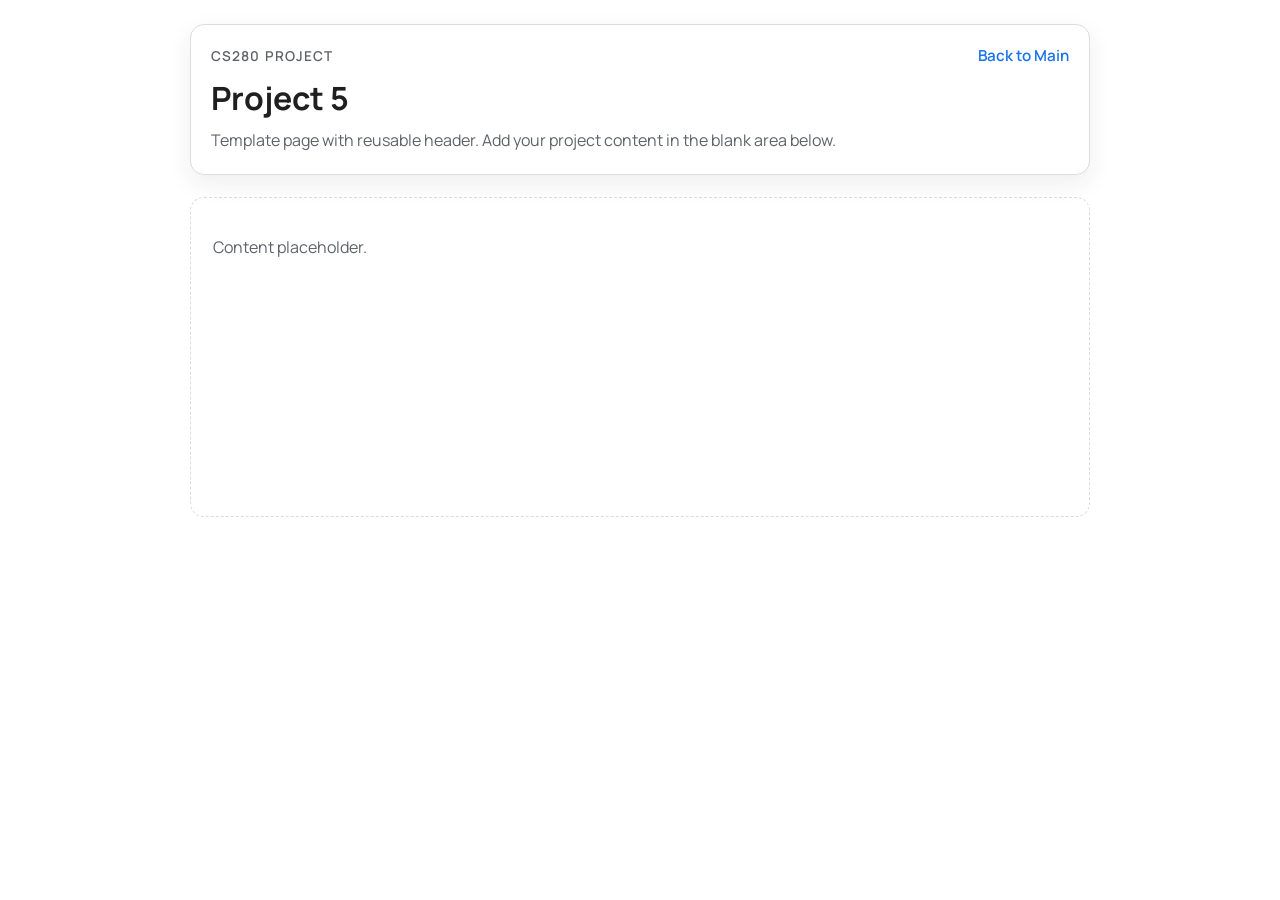
<file: 5/index.html>
<!DOCTYPE html>
<html lang="en">
<head>
    <meta charset="UTF-8" />
    <meta name="viewport" content="width=device-width, initial-scale=1.0" />
    <title>Project 5</title>
    <link rel="stylesheet" href="../styles/project.css" />
</head>
<body>
    <main class="container">
        <header class="header">
            <div class="topline">
                <p class="badge">CS280 Project</p>
                <a class="home-link" href="../index.html">Back to Main</a>
            </div>
            <h1>Project 5</h1>
            <p class="desc">Template page with reusable header. Add your project content in the blank area below.</p>
        </header>

        <section class="content-placeholder">
            <p>Content placeholder.</p>
        </section>
    </main>
</body>
</html>
</file>
<file: styles/project.css>
@import url("https://fonts.googleapis.com/css2?family=Manrope:wght@400;500;700&display=swap");



:root {
    --bg: #ffffff;
    --text: #1f1f1f;
    --muted: #5f6368;
    --border: #dadce0;
    --primary: #1a73e8;
    --surface: #ffffff;
    --shadow: 0 8px 24px rgba(32, 33, 36, 0.08);
}

* {
    box-sizing: border-box;
}

body {
    margin: 0;
    background: var(--bg);
    color: var(--text);
    font-family: "Manrope", "Segoe UI", sans-serif;
    padding: 24px;
}

.container {
    max-width: 900px;
    margin: 0 auto;
}

.header {
    border: 1px solid var(--border);
    border-radius: 14px;
    box-shadow: var(--shadow);
    background: var(--surface);
    padding: 20px;
    margin-bottom: 22px;
}

.topline {
    display: flex;
    justify-content: space-between;
    align-items: center;
    gap: 10px;
    margin-bottom: 10px;
}

.badge {
    margin: 0;
    color: var(--muted);
    font-size: 0.85rem;
    font-weight: 600;
    letter-spacing: 0.08em;
    text-transform: uppercase;
}

.home-link {
    text-decoration: none;
    color: var(--primary);
    font-weight: 600;
    font-size: 0.95rem;
}

h1 {
    margin: 0 0 8px;
    font-size: clamp(1.5rem, 3.4vw, 2rem);
}

.desc {
    margin: 0;
    color: var(--muted);
    line-height: 1.6;
}

.content {
    display: grid;
    gap: 22px;
}

.content-placeholder {
    border: 1px dashed var(--border);
    border-radius: 14px;
    min-height: 320px;
    padding: 22px;
    color: var(--muted);
}

.block h2 {
    margin: 0 0 10px;
    font-size: 1.15rem;
}

.img-row {
    display: flex;
    flex-wrap: wrap;
    gap: 14px;
    align-items: flex-start;
}

img {
    max-width: 100%;
    border-radius: 8px;
    border: 1px solid var(--border);
}

.caption {
    color: var(--muted);
    margin: 10px 0 0;
}

@media (max-width: 560px) {
    body {
        padding: 16px;
    }

    .topline {
        align-items: flex-start;
        flex-direction: column;
    }
}

/* Print rules: avoid splitting result cards, comparison columns, and figures across PDF pages.
   These rules apply only for print and do not affect normal screen layout. */
@media print {
    .result-card,
    .section-card,
    .pair-grid,
    .pair-col,
    .img-shell,
    .cards,
    .report {
        break-inside: avoid !important;
        page-break-inside: avoid !important;
        -webkit-column-break-inside: avoid !important;
        overflow: visible !important;
        height: auto !important;
    }

    /* Ensure images are visible and not clipped in print */
    .img-shell img,
    .pair-col img,
    img {
        max-height: none !important;
        overflow: visible !important;
        height: auto !important;
    }

    /* Prefer page breaks between cards rather than inside them */
    .result-card,
    .section-card {
        page-break-after: avoid;
        page-break-before: avoid;
    }
}
</file>
